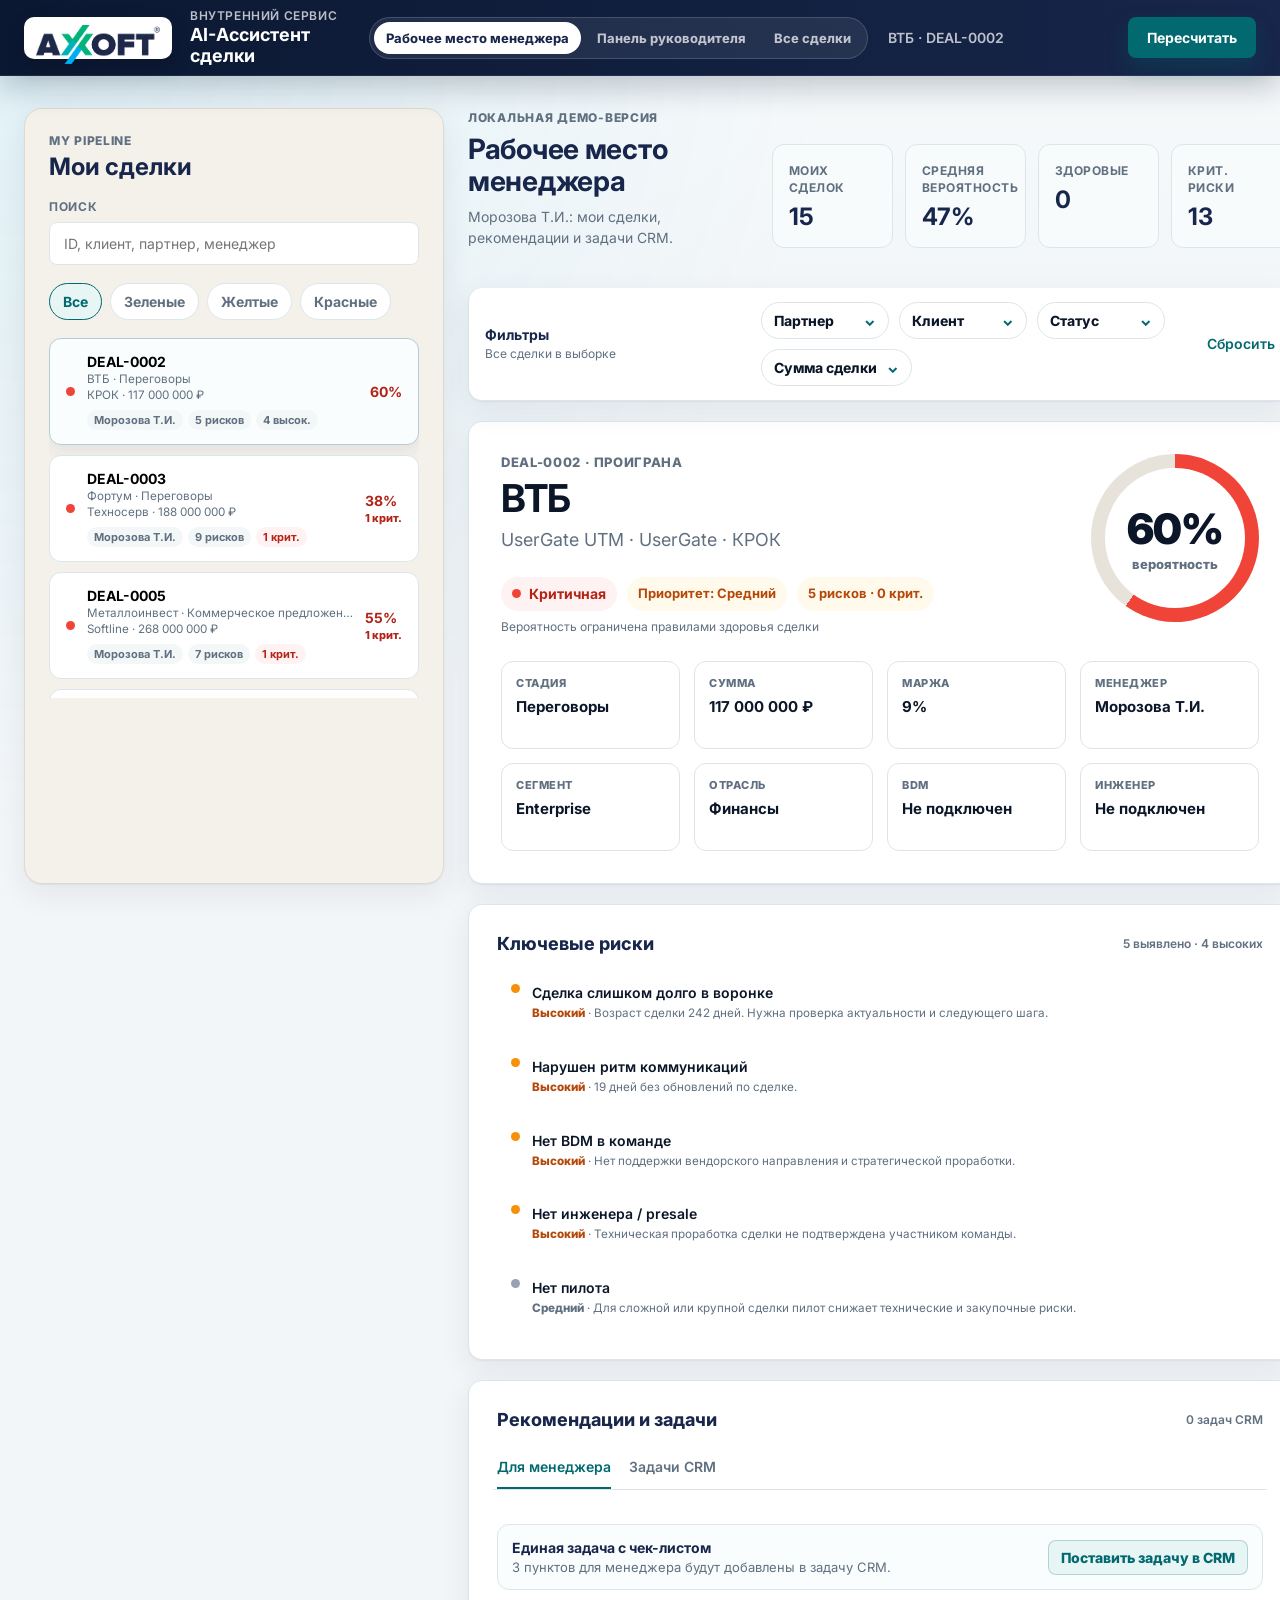
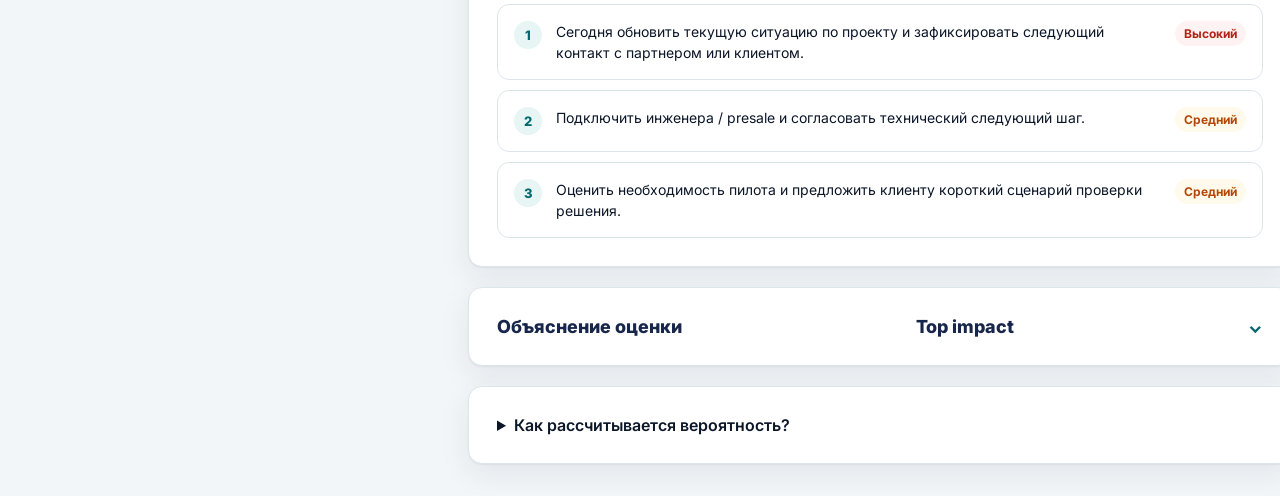
<file: index.html>
<!doctype html>
<html lang="ru">
  <head>
    <meta charset="utf-8">
    <meta name="viewport" content="width=device-width, initial-scale=1">
    <title>AI-Ассистент сделки</title>
    <link rel="preconnect" href="https://fonts.googleapis.com">
    <link rel="preconnect" href="https://fonts.gstatic.com" crossorigin>
    <link href="https://fonts.googleapis.com/css2?family=Inter:wght@400;500;600;700&display=swap" rel="stylesheet">
    <style>
/* CSS: Axoft corporate design system
   Colors: deep navy header, Axoft teal #01696f, cyan accent, neutral work surfaces.
   Typography: Inter, dense but readable B2B hierarchy.
   Spacing: 16/24/32px rhythm, desktop-first with responsive collapse.
   Components: cards, panels, tables, forms, status badges, task modal, filters.
*/
:root {
  --color-bg: #F3F6F8;
  --color-surface: #FFFFFF;
  --color-surface-soft: #F8FBFC;
  --color-border: #DCE6EA;
  --color-border-strong: #B7CDD3;
  --color-text: #0B1628;
  --color-muted: #607080;
  --color-primary: #01696f;
  --color-primary-hover: #00545A;
  --color-navy: #17264A;
  --color-navy-2: #0B1832;
  --color-cyan: #00A9E0;
  --color-teal-soft: #E7F5F5;
  --color-success: #12B76A;
  --color-success-bg: #ECFDF5;
  --color-success-text: #027A48;
  --color-warning: #F79009;
  --color-warning-bg: #FFFAEB;
  --color-warning-text: #B54708;
  --color-danger: #F04438;
  --color-danger-bg: #FEF3F2;
  --color-danger-text: #B42318;
  --radius-card: 14px;
  --radius-button: 8px;
  --shadow-card: 0 10px 30px rgba(23, 38, 74, 0.08), 0 1px 2px rgba(23, 38, 74, 0.06);
  --shadow-strong: 0 22px 46px rgba(11, 24, 50, 0.18);
}

* { box-sizing: border-box; }
body {
  margin: 0;
  background:
    radial-gradient(circle at top left, rgba(0, 169, 224, 0.09), transparent 34%),
    linear-gradient(180deg, #F7FAFB 0%, var(--color-bg) 320px);
  color: var(--color-text);
  font-family: 'Inter', -apple-system, BlinkMacSystemFont, sans-serif;
  font-size: 14px;
  letter-spacing: 0;
}
button, input { font: inherit; }
button { cursor: pointer; }
.app-header {
  height: 76px;
  background: linear-gradient(90deg, var(--color-navy-2), var(--color-navy));
  border-bottom: 1px solid rgba(255,255,255,0.08);
  display: flex;
  align-items: center;
  position: sticky;
  top: 0;
  z-index: 10;
  box-shadow: 0 12px 30px rgba(11, 24, 50, 0.22);
}
.header-inner {
  width: min(1440px, calc(100% - 48px));
  margin: 0 auto;
  display: grid;
  grid-template-columns: 1fr auto minmax(220px, auto) auto;
  align-items: center;
  gap: 20px;
}
.system-title { display: flex; align-items: center; gap: 18px; min-width: 0; color: #fff; font-size: 18px; font-weight: 700; }
.brand-logo-wrap { display: grid; place-items: center; width: 148px; height: 42px; border-radius: 10px; background: #fff; padding: 8px 12px; box-shadow: 0 8px 20px rgba(0,0,0,0.16); }
.brand-logo { width: 124px; height: auto; display: block; }
.product-name { display: grid; gap: 2px; min-width: 0; }
.product-name span { color: rgba(255,255,255,0.72); font-size: 12px; font-weight: 600; letter-spacing: 0.05em; text-transform: uppercase; }
.product-name strong { color: #fff; font-size: 18px; line-height: 1.15; }
.selected-deal { color: rgba(255,255,255,0.72); font-weight: 600; overflow: hidden; text-overflow: ellipsis; white-space: nowrap; }
.role-switch { display: inline-flex; gap: 4px; padding: 4px; border: 1px solid rgba(255,255,255,0.16); border-radius: 999px; background: rgba(255,255,255,0.08); }
.role-button { border: 0; border-radius: 999px; background: transparent; color: rgba(255,255,255,0.72); padding: 8px 12px; font-size: 13px; font-weight: 750; white-space: nowrap; }
.role-button.is-active { background: #fff; color: var(--color-navy); }
.primary-button {
  border: 0;
  border-radius: var(--radius-button);
  background: var(--color-primary);
  color: #fff;
  font-weight: 700;
  padding: 12px 16px;
  min-width: 128px;
  transition: background 150ms ease, transform 150ms ease;
  box-shadow: 0 10px 22px rgba(1,105,111,0.28);
}
.primary-button:hover { background: var(--color-primary-hover); }
.primary-button:active { transform: translateY(1px); }
.primary-button .spinner { display: none; width: 14px; height: 14px; border-radius: 999px; border: 2px solid rgba(255,255,255,0.45); border-top-color: #fff; animation: spin 0.7s linear infinite; margin-right: 8px; vertical-align: -2px; }
.primary-button.is-loading .spinner { display: inline-block; }
@keyframes spin { to { transform: rotate(360deg); } }
.detail-subheader { position: sticky; top: 76px; z-index: 9; background: rgba(255, 255, 255, 0.96); border-bottom: 1px solid var(--color-border); box-shadow: 0 10px 28px rgba(23, 38, 74, 0.10); backdrop-filter: blur(10px); }
.detail-subheader[hidden] { display: none; }
.detail-subheader-inner { width: min(1440px, calc(100% - 48px)); min-height: 56px; margin: 0 auto; display: flex; align-items: center; justify-content: space-between; gap: 16px; }
.detail-subheader-back { border: 1px solid var(--color-primary); border-radius: 999px; background: var(--color-primary); color: #fff; padding: 9px 14px; font-weight: 800; white-space: nowrap; }
.detail-subheader-title { min-width: 0; display: grid; justify-items: end; gap: 2px; text-align: right; }
.detail-subheader-title span { color: var(--color-muted); font-size: 11px; font-weight: 800; letter-spacing: 0.08em; text-transform: uppercase; }
.detail-subheader-title strong { max-width: min(720px, 54vw); color: var(--color-navy); font-size: 16px; line-height: 1.25; overflow: hidden; text-overflow: ellipsis; white-space: nowrap; }
.page { width: min(1440px, calc(100% - 48px)); margin: 32px auto; display: grid; gap: 20px; }
.control-card, .card { background: var(--color-surface); border: 1px solid var(--color-border); border-radius: var(--radius-card); box-shadow: var(--shadow-card); }
.control-card { padding: 24px; display: grid; gap: 20px; border-top: 4px solid var(--color-primary); }
.control-top { display: grid; grid-template-columns: minmax(320px, 1fr) auto; gap: 20px; align-items: end; }
.search-box { display: grid; gap: 8px; }
.label, .search-box span { color: var(--color-muted); font-size: 12px; font-weight: 700; letter-spacing: 0.06em; text-transform: uppercase; }
.search-box input { border: 1px solid var(--color-border); border-radius: var(--radius-button); padding: 12px 14px; outline: none; color: var(--color-text); background: #fff; }
.search-box input:focus { border-color: var(--color-primary); box-shadow: 0 0 0 4px rgba(1,105,111,0.12); }
.filter-row { display: flex; gap: 8px; flex-wrap: wrap; }
.chip { border: 1px solid var(--color-border); border-radius: 999px; background: #fff; color: var(--color-muted); padding: 9px 13px; font-weight: 700; transition: background 150ms ease, border-color 150ms ease, color 150ms ease; }
.chip:hover { background: #F9FAFB; }
.chip.is-active { border-color: var(--color-primary); color: var(--color-primary); background: var(--color-teal-soft); }
.summary-grid { display: grid; grid-template-columns: repeat(4, minmax(0, 1fr)); gap: 12px; }
.summary-item { border: 1px solid var(--color-border); border-radius: 12px; padding: 16px; background: var(--color-surface-soft); }
.summary-item span { color: var(--color-muted); font-size: 12px; font-weight: 700; text-transform: uppercase; letter-spacing: 0.04em; }
.summary-item strong { display: block; margin-top: 7px; font-size: 24px; color: var(--color-navy); }
.deal-list { display: grid; gap: 10px; max-height: none; overflow: auto; }
.manager-group { display: grid; gap: 8px; }
.manager-group + .manager-group { margin-top: 12px; padding-top: 12px; border-top: 1px solid #DFD9CF; }
.manager-group-header { display: flex; justify-content: space-between; gap: 10px; align-items: center; color: var(--color-muted); font-size: 12px; font-weight: 800; text-transform: uppercase; letter-spacing: 0.04em; }
.manager-group-header strong { color: var(--color-navy); font-size: 13px; letter-spacing: 0; text-transform: none; }
.manager-group-header span { color: var(--color-danger-text); }
.deal-row { width: 100%; border: 1px solid var(--color-border); border-radius: 12px; background: #fff; padding: 14px 16px; display: grid; grid-template-columns: auto minmax(0, 1fr) auto; align-items: center; gap: 12px; text-align: left; transition: background 150ms ease, border-color 150ms ease, transform 150ms ease, box-shadow 150ms ease; }
.deal-row:hover, .deal-row.is-selected { background: #FAFDFD; border-color: var(--color-border-strong); box-shadow: 0 6px 18px rgba(23, 38, 74, 0.08); }
.deal-row-main { min-width: 0; }
.deal-row-main strong, .deal-row-main small { display: block; overflow: hidden; text-overflow: ellipsis; white-space: nowrap; }
.deal-row-main small { color: var(--color-muted); margin-top: 2px; }
.deal-row-meta { display: flex; flex-wrap: wrap; gap: 5px; margin-top: 8px; }
.deal-row-meta em { font-style: normal; border-radius: 999px; background: #F4F7F8; color: var(--color-muted); padding: 3px 7px; font-size: 11px; font-weight: 700; }
.deal-row-meta em.danger { background: var(--color-danger-bg); color: var(--color-danger-text); }
.deal-row-score { font-weight: 700; }
.deal-row-score small { display: block; margin-top: 2px; color: var(--color-danger-text); font-size: 11px; font-weight: 800; white-space: nowrap; }
.deal-row-score.green, .metric-number.green { color: var(--color-success-text); }
.deal-row-score.yellow, .metric-number.yellow { color: var(--color-warning-text); }
.deal-row-score.red, .metric-number.red { color: var(--color-danger-text); }
.hero-grid { display: grid; grid-template-columns: repeat(3, minmax(0, 1fr)); gap: 20px; }
.card { padding: 28px; animation: fadeInUp 0.3s ease forwards; opacity: 0; }
@keyframes fadeInUp { from { opacity: 0; transform: translateY(8px); } to { opacity: 1; transform: translateY(0); } }
.metric-card { min-height: 172px; display: flex; flex-direction: column; justify-content: space-between; }
.metric-number { font-size: 44px; font-weight: 800; margin-top: 16px; letter-spacing: -0.02em; }
.metric-number.compact { font-size: 28px; }
.metric-card p { color: var(--color-muted); margin: 12px 0 0; line-height: 1.45; }
.progress-track { height: 10px; background: #E7EEF1; border-radius: 999px; overflow: hidden; margin-top: 18px; }
.progress-fill { height: 100%; border-radius: inherit; width: 0; transition: width 0.8s ease-out; }
.progress-fill.green { background: var(--color-success); }
.progress-fill.yellow { background: var(--color-warning); }
.progress-fill.red { background: var(--color-danger); }
.health-badge { display: inline-flex; align-items: center; gap: 8px; width: max-content; margin-top: 18px; border-radius: 999px; padding: 8px 11px; font-weight: 700; }
.health-badge.green { color: var(--color-success-text); background: var(--color-success-bg); }
.health-badge.yellow { color: var(--color-warning-text); background: var(--color-warning-bg); }
.health-badge.red { color: var(--color-danger-text); background: var(--color-danger-bg); }
.status-dot, .risk-dot { width: 9px; height: 9px; border-radius: 999px; display: inline-block; flex: 0 0 auto; }
.status-dot.green { background: var(--color-success); }
.status-dot.yellow { background: var(--color-warning); }
.status-dot.red { background: var(--color-danger); }
.context-card { display: grid; grid-template-columns: repeat(4, minmax(0, 1fr)); gap: 24px; border-left: 4px solid var(--color-primary); }
.context-card strong { display: block; margin-top: 8px; font-size: 15px; line-height: 1.35; }
.content-grid { display: grid; grid-template-columns: 1fr 1fr; gap: 20px; }
.panel-heading { display: flex; justify-content: space-between; gap: 12px; align-items: center; margin-bottom: 16px; }
.panel-heading h2 { margin: 0; font-size: 18px; font-weight: 750; color: var(--color-navy); }
.panel-heading span { color: var(--color-muted); font-size: 12px; font-weight: 600; }
.risk-list { list-style: none; padding: 0; margin: 0; display: grid; gap: 8px; }
.risk-item { display: grid; grid-template-columns: auto minmax(0, 1fr); gap: 12px; padding: 14px; border-radius: 12px; transition: background 150ms ease; }
.risk-item:hover { background: #F9FAFB; }
.risk-dot.critical { background: var(--color-danger); }
.risk-dot.high { background: var(--color-warning); }
.risk-dot.medium { background: #98A2B3; }
.risk-item strong { display: block; font-weight: 600; }
.risk-item small { display: block; color: var(--color-muted); margin-top: 4px; line-height: 1.45; }
.risk-item.critical { background: var(--color-danger-bg); border: 1px solid rgba(185, 28, 28, 0.18); box-shadow: inset 3px 0 0 var(--color-danger); }
.risk-severity { font-weight: 800; }
.risk-severity.critical { color: var(--color-danger-text); }
.risk-severity.high { color: var(--color-warning-text); }
.risk-severity.medium { color: var(--color-muted); }
.factor-rating-list { display: grid; gap: 12px; }
.factor-rating-row { display: grid; grid-template-columns: minmax(0, 1fr) 48px auto; gap: 12px; align-items: center; }
.factor-rating-row span:first-child { color: var(--color-text); overflow: hidden; text-overflow: ellipsis; white-space: nowrap; }
.factor-rating-row strong.plus, .weight-row .plus { color: var(--color-success-text); }
.factor-rating-row strong.minus, .weight-row .minus { color: var(--color-danger-text); }
.dot-rating { display: inline-flex; gap: 4px; }
.dot-rating i { width: 8px; height: 8px; border-radius: 999px; background: #EAECF0; }
.dot-rating i.filled { background: var(--color-primary); }
.empty-state { color: var(--color-muted); background: #F9FAFB; border: 1px dashed var(--color-border); border-radius: 10px; padding: 14px; }
.recommendations-card { padding-bottom: 18px; }
.tabs { display: flex; gap: 18px; border-bottom: 1px solid var(--color-border); margin: -4px -4px 18px; padding: 0 4px; }
.tab { border: 0; background: transparent; color: var(--color-muted); font-weight: 600; padding: 0 0 12px; border-bottom: 2px solid transparent; transition: color 150ms ease, border-color 150ms ease; }
.tab:hover, .tab.is-active { color: var(--color-primary); }
.tab.is-active { border-bottom-color: var(--color-primary); }
.tab-panel { display: none; opacity: 0; transition: opacity 200ms ease; }
.tab-panel.is-active { display: block; opacity: 1; }
.recommendation-list { list-style: none; padding: 0; margin: 0; display: grid; gap: 10px; }
.recommendation-card { display: grid; grid-template-columns: auto minmax(0, 1fr) auto; gap: 14px; align-items: start; border: 1px solid var(--color-border); border-radius: 12px; padding: 16px; background: #fff; transition: background 150ms ease, border-color 150ms ease, box-shadow 150ms ease; }
.recommendation-card:hover { background: #FAFDFD; border-color: var(--color-border-strong); box-shadow: 0 8px 18px rgba(23, 38, 74, 0.08); }
.rec-index { width: 28px; height: 28px; display: grid; place-items: center; border-radius: 999px; background: var(--color-teal-soft); color: var(--color-primary); font-weight: 800; font-size: 13px; }
.rec-text { line-height: 1.5; }
.recommendation-toolbar { display: flex; justify-content: space-between; gap: 16px; align-items: center; margin-bottom: 14px; padding: 14px; border: 1px solid var(--color-border); border-radius: 12px; background: #FAFDFD; }
.recommendation-toolbar strong { display: block; color: var(--color-navy); }
.recommendation-toolbar span { display: block; color: var(--color-muted); font-size: 13px; margin-top: 3px; }
.priority-badge { border-radius: 999px; padding: 5px 9px; font-size: 12px; font-weight: 700; white-space: nowrap; }
.priority-badge.high { background: var(--color-danger-bg); color: var(--color-danger-text); }
.priority-badge.medium { background: var(--color-warning-bg); color: var(--color-warning-text); }
.task-create-button { border: 1px solid rgba(1,105,111,0.24); border-radius: var(--radius-button); background: var(--color-teal-soft); color: var(--color-primary); font-weight: 800; padding: 8px 12px; white-space: nowrap; transition: background 150ms ease, border-color 150ms ease; }
.task-create-button:hover { background: #D5ECEE; border-color: var(--color-primary); }
.tasks-card { display: grid; gap: 14px; }
.task-list { display: grid; gap: 10px; }
.task-row { border: 1px solid var(--color-border); border-radius: 10px; padding: 14px; display: grid; grid-template-columns: minmax(0, 1fr) auto; gap: 12px; background: #fff; }
.task-row strong { display: block; margin-bottom: 5px; }
.task-meta { color: var(--color-muted); font-size: 13px; line-height: 1.45; }
.task-checklist { margin: 10px 0 0; padding: 0; list-style: none; display: grid; gap: 6px; color: var(--color-text); }
.task-checklist li { display: grid; grid-template-columns: auto minmax(0, 1fr); gap: 8px; align-items: start; font-size: 13px; line-height: 1.35; }
.task-checklist li::before { content: ""; width: 14px; height: 14px; margin-top: 2px; border: 1px solid var(--color-border-strong); border-radius: 4px; background: #fff; }
.task-status-select { border: 1px solid var(--color-border); border-radius: var(--radius-button); padding: 8px 9px; background: #fff; color: var(--color-text); }
.task-empty { color: var(--color-muted); background: #F9FAFB; border: 1px dashed var(--color-border); border-radius: 10px; padding: 14px; }
.modal-backdrop { position: fixed; inset: 0; display: none; place-items: center; background: rgba(16,24,40,0.42); z-index: 50; padding: 20px; }
.modal-backdrop.is-open { display: grid; }
.task-modal { width: min(620px, 100%); background: #fff; border-radius: 16px; box-shadow: var(--shadow-strong); border: 1px solid var(--color-border); overflow: hidden; }
.modal-header { padding: 20px 22px; border-bottom: 1px solid var(--color-border); display: flex; justify-content: space-between; gap: 12px; align-items: center; background: linear-gradient(90deg, var(--color-navy-2), var(--color-navy)); color: #fff; }
.modal-header h2 { margin: 0; font-size: 18px; }
.modal-close { border: 0; background: transparent; color: var(--color-muted); font-size: 24px; line-height: 1; }
.task-form { padding: 22px; display: grid; gap: 14px; }
.form-grid { display: grid; grid-template-columns: 1fr 1fr; gap: 14px; }
.form-field { display: grid; gap: 7px; }
.form-field.full { grid-column: 1 / -1; }
.form-field label { color: var(--color-muted); font-size: 12px; font-weight: 600; letter-spacing: 0.05em; text-transform: uppercase; }
.form-field input, .form-field textarea, .form-field select { width: 100%; border: 1px solid var(--color-border); border-radius: var(--radius-button); padding: 10px 11px; outline: none; color: var(--color-text); background: #fff; }
.form-field textarea { min-height: 92px; resize: vertical; }
.form-field input:focus, .form-field textarea:focus, .form-field select:focus { border-color: var(--color-primary); box-shadow: 0 0 0 3px rgba(37,99,235,0.12); }
.checklist-preview { margin-top: 2px; padding: 12px; border: 1px solid var(--color-border); border-radius: 12px; background: #F9FAFB; }
.checklist-preview ul { margin: 8px 0 0; padding: 0; list-style: none; display: grid; gap: 8px; }
.checklist-preview li { display: grid; grid-template-columns: auto minmax(0, 1fr); gap: 8px; color: var(--color-text); line-height: 1.35; }
.checklist-preview li::before { content: ""; width: 14px; height: 14px; margin-top: 2px; border: 1px solid var(--color-border-strong); border-radius: 4px; background: #fff; }
.modal-actions { display: flex; justify-content: flex-end; gap: 10px; padding-top: 4px; }
.secondary-button { border: 1px solid var(--color-border); border-radius: var(--radius-button); background: #fff; color: var(--color-text); font-weight: 600; padding: 10px 14px; }
.toast { position: fixed; right: 24px; bottom: 24px; z-index: 60; background: var(--color-text); color: #fff; border-radius: 10px; padding: 12px 14px; box-shadow: var(--shadow-card); opacity: 0; transform: translateY(8px); pointer-events: none; transition: opacity 180ms ease, transform 180ms ease; }
.toast.is-visible { opacity: 1; transform: translateY(0); }
.methodology summary { cursor: pointer; font-weight: 600; font-size: 16px; }
.methodology-body { margin-top: 16px; color: var(--color-muted); }
.weights-table { display: grid; gap: 1px; border: 1px solid var(--color-border); border-radius: 10px; overflow: hidden; margin-top: 14px; }
.weight-row { display: grid; grid-template-columns: 150px minmax(0, 1fr) 64px; gap: 12px; padding: 10px 12px; background: #fff; color: var(--color-text); align-items: center; }
.weight-row span { color: var(--color-muted); font-size: 12px; }
.weight-row strong { font-weight: 500; }
.weight-row em { font-style: normal; text-align: right; font-weight: 700; }

.workspace-grid { display: grid; grid-template-columns: minmax(0, 1fr) 320px; gap: 16px; align-items: start; }
.main-column { display: grid; gap: 16px; min-width: 0; }
.filter-panel { position: sticky; top: 100px; padding: 24px; display: grid; gap: 20px; max-height: calc(100vh - 124px); overflow: auto; border-top: 4px solid var(--color-primary); }
.filter-panel h2 { margin: 0; font-size: 16px; font-weight: 600; }
.filter-panel-header { display: flex; align-items: center; justify-content: space-between; gap: 12px; }
.clear-button { border: 0; background: transparent; color: var(--color-primary); font-weight: 600; padding: 0; }
.filter-group { display: grid; gap: 8px; }
.filter-search { width: 100%; border: 1px solid var(--color-border); border-radius: var(--radius-button); padding: 11px 12px; outline: none; }
.filter-search:focus { border-color: var(--color-primary); box-shadow: 0 0 0 4px rgba(1,105,111,0.12); }
.option-list { display: grid; gap: 6px; max-height: 166px; overflow: auto; padding-right: 2px; }
.option-row { display: grid; grid-template-columns: auto minmax(0, 1fr) auto; align-items: center; gap: 8px; padding: 8px; border-radius: 8px; color: var(--color-text); transition: background 150ms ease; }
.option-row:hover { background: #F9FAFB; }
.option-row input { width: 16px; height: 16px; accent-color: var(--color-primary); }
.option-row span { overflow: hidden; text-overflow: ellipsis; white-space: nowrap; }
.option-count { color: var(--color-muted); font-size: 12px; }
.active-filter-summary { color: var(--color-muted); font-size: 13px; line-height: 1.45; padding: 10px 12px; background: #F9FAFB; border: 1px solid var(--color-border); border-radius: 10px; }
.cap-note { color: var(--color-muted); font-size: 12px; margin-top: 8px; line-height: 1.35; }
.deal-list { max-height: 360px; }

@media (max-width: 1020px) {
  .workspace-grid { grid-template-columns: 1fr; }
  .filter-panel { position: static; max-height: none; }
}
@media (max-width: 768px) {
  .header-inner, .page { width: calc(100% - 32px); }
  .header-inner { grid-template-columns: 1fr; gap: 4px; height: auto; padding: 12px 0; }
  .app-header { height: auto; }
  .primary-button { width: 100%; margin-top: 8px; }
  .control-top, .hero-grid, .content-grid, .context-card, .summary-grid { grid-template-columns: 1fr; }
  .page { margin: 16px auto; }
  .card, .control-card { padding: 18px; }
  .weight-row { grid-template-columns: 1fr; }
  .recommendation-card { grid-template-columns: auto minmax(0, 1fr); }
  .priority-badge, .task-create-button { grid-column: 2; width: max-content; }
  .form-grid, .task-row { grid-template-columns: 1fr; }
}

/* CRM workspace redesign: left deal list, compact filter strip, deal-first content */
.crm-layout { display: grid; grid-template-columns: 420px minmax(0, 1fr); gap: 24px; align-items: start; }
.crm-layout.all-deals-mode { grid-template-columns: 1fr; }
.crm-layout.all-deals-mode .deal-sidebar { display: none; }
.deal-sidebar { position: sticky; top: 100px; height: calc(100vh - 124px); overflow: hidden; display: grid; grid-template-rows: auto auto auto minmax(0, 1fr); gap: 18px; padding: 24px; background: #F4F1EB; border: 1px solid #DFD9CF; border-radius: 18px; box-shadow: var(--shadow-card); }
.sidebar-title { display: grid; gap: 4px; }
.sidebar-title span, .section-kicker { color: var(--color-muted); font-size: 12px; font-weight: 800; letter-spacing: 0.06em; text-transform: uppercase; }
.sidebar-title strong { font-size: 24px; color: var(--color-navy); }
.deal-workspace { min-width: 0; display: grid; gap: 20px; }
.workspace-header { display: grid; grid-template-columns: minmax(280px, 1fr) minmax(520px, 0.9fr); gap: 24px; align-items: end; }
.workspace-header h1 { margin: 8px 0 0; font-size: 28px; line-height: 1.15; color: var(--color-navy); letter-spacing: -0.01em; }
.role-note { margin: 10px 0 0; color: var(--color-muted); line-height: 1.45; }
.leader-dashboard { display: grid; grid-template-columns: repeat(4, minmax(0, 1fr)); gap: 14px; }
.leader-card { border: 1px solid var(--color-border); border-radius: 12px; background: #fff; padding: 16px; }
.leader-card span { display: block; color: var(--color-muted); font-size: 11px; font-weight: 800; letter-spacing: 0.05em; text-transform: uppercase; }
.leader-card strong { display: block; margin-top: 8px; color: var(--color-navy); font-size: 24px; line-height: 1.1; }
.leader-card small { display: block; margin-top: 7px; color: var(--color-muted); line-height: 1.35; }
.leader-card.danger { background: var(--color-danger-bg); border-color: rgba(185,28,28,0.18); }
.leader-card.danger strong { color: var(--color-danger-text); }
.filter-strip { position: sticky; top: 92px; z-index: 40; display: grid; grid-template-columns: 260px minmax(0, 1fr) max-content; gap: 16px; align-items: center; padding: 14px 16px; border-top: 0; overflow: visible; }
body.all-deals-detail-open .filter-strip { top: 144px; }
.filter-strip-meta { display: grid; gap: 3px; min-width: 150px; }
.filter-strip-meta strong { color: var(--color-navy); }
.filter-strip-meta span { color: var(--color-muted); font-size: 12px; }
.filter-dropdown-row { display: flex; gap: 10px; align-items: center; flex-wrap: wrap; min-width: 0; overflow: visible; padding: 0; }
.filter-dropdown { position: relative; z-index: 41; }
.filter-dropdown summary { list-style: none; cursor: pointer; border: 1px solid var(--color-border); border-radius: 999px; padding: 9px 12px; min-width: 128px; max-width: 220px; background: #fff; color: var(--color-text); font-weight: 750; display: flex; justify-content: space-between; gap: 10px; align-items: center; white-space: nowrap; overflow: hidden; text-overflow: ellipsis; }
.filter-dropdown summary::-webkit-details-marker { display: none; }
.filter-dropdown summary:focus { outline: none; }
.filter-dropdown summary:focus-visible { border-color: var(--color-primary); box-shadow: 0 0 0 4px rgba(1,105,111,0.10); }
.filter-dropdown summary::after { content: "⌄"; color: var(--color-primary); font-weight: 900; }
.filter-dropdown[open] summary { border-color: var(--color-primary); box-shadow: 0 0 0 4px rgba(1,105,111,0.10); }
.filter-menu { position: absolute; z-index: 80; top: calc(100% + 8px); left: 0; width: min(300px, calc(100vw - 48px)); padding: 12px; background: #fff; border: 1px solid var(--color-border); border-radius: 14px; box-shadow: var(--shadow-strong); display: grid; gap: 10px; }
.filter-dropdown.align-right .filter-menu { left: auto; right: 0; }
.filter-menu .option-list { max-height: min(240px, calc(100vh - 300px)); overflow: auto; overscroll-behavior: contain; }
.deal-detail-layout { display: grid; grid-template-columns: minmax(0, 1fr); gap: 20px; align-items: start; }
.deal-main-column { display: grid; gap: 20px; min-width: 0; }
.deal-hero-card { padding: 32px; }
.deal-hero { display: grid; grid-template-columns: minmax(0, 1fr) clamp(132px, 14vw, 168px); gap: 28px; align-items: start; }
.deal-kicker { color: var(--color-muted); font-size: 13px; font-weight: 800; letter-spacing: 0.05em; text-transform: uppercase; }
.deal-title { margin: 8px 0 8px; font-size: clamp(30px, 3vw, 44px); line-height: 1.08; color: var(--color-text); letter-spacing: -0.02em; overflow-wrap: anywhere; }
.deal-subtitle { color: var(--color-muted); font-size: clamp(16px, 1.4vw, 18px); line-height: 1.4; overflow-wrap: anywhere; }
.score-donut { width: clamp(132px, 14vw, 168px); height: clamp(132px, 14vw, 168px); border-radius: 50%; display: grid; place-items: center; background: conic-gradient(var(--score-color) calc(var(--score) * 1%), #E7E2DA 0); justify-self: end; position: relative; }
.score-donut::after { content: ""; position: absolute; inset: 14px; border-radius: 50%; background: #fff; }
.score-donut-inner { position: relative; z-index: 1; display: grid; justify-items: center; gap: 2px; }
.score-donut-value { font-size: clamp(34px, 3.5vw, 42px); font-weight: 900; color: var(--color-text); letter-spacing: -0.03em; }
.score-donut-label { color: var(--color-muted); font-size: 13px; font-weight: 800; }
.deal-badges { display: flex; flex-wrap: wrap; gap: 10px; margin-top: 24px; align-items: center; max-width: 100%; }
.deal-badges .health-badge { margin-top: 0; min-height: 34px; padding: 7px 11px; font-size: 14px; line-height: 1; }
.deal-badges .priority-badge { display: inline-flex; align-items: center; min-height: 34px; padding: 7px 11px; font-size: 13px; line-height: 1; max-width: 100%; }
.deal-detail-grid { display: grid; grid-template-columns: repeat(4, minmax(0, 1fr)); gap: 14px; margin-top: 26px; }
.deal-detail-item { border: 1px solid var(--color-border); border-radius: 12px; padding: 14px; background: #fff; min-height: 88px; min-width: 0; overflow: hidden; }
.deal-detail-item span { display: block; color: var(--color-muted); font-size: 11px; font-weight: 800; letter-spacing: 0.05em; text-transform: uppercase; }
.deal-detail-item strong { display: block; margin-top: 8px; color: var(--color-text); font-size: clamp(15px, 1.15vw, 17px); line-height: 1.2; overflow-wrap: break-word; hyphens: auto; }
.insight-card { position: sticky; top: 100px; display: grid; gap: 22px; }
.impact-list { border: 1px solid var(--color-border); border-radius: 12px; overflow: hidden; }
.impact-row { display: grid; grid-template-columns: minmax(0, 1fr) 54px; gap: 12px; align-items: center; padding: 13px 16px; border-bottom: 1px solid var(--color-border); }
.impact-row:last-child { border-bottom: 0; }
.impact-row span { color: var(--color-text); line-height: 1.35; }
.impact-row strong { text-align: right; font-size: 18px; }
.impact-row strong.plus { color: var(--color-success-text); }
.impact-row strong.minus { color: var(--color-danger-text); }
.score-explain summary { cursor: pointer; display: flex; justify-content: space-between; gap: 16px; align-items: center; color: var(--color-navy); font-size: 18px; font-weight: 800; }
.score-explain summary::-webkit-details-marker { display: none; }
.score-explain summary::after { content: "⌄"; color: var(--color-primary); font-size: 18px; }
.score-explain[open] summary::after { transform: rotate(180deg); }
.score-explain-body { display: grid; grid-template-columns: repeat(2, minmax(0, 1fr)); gap: 20px; margin-top: 18px; }
.score-explain h3 { margin: 0 0 12px; color: var(--color-text); font-size: 16px; }
.deals-table-card { display: grid; gap: 16px; }
.all-deals-summary { display: grid; grid-template-columns: repeat(4, minmax(0, 1fr)); gap: 10px; }
.all-deals-summary-item { border: 1px solid var(--color-border); border-radius: 12px; padding: 12px 14px; background: var(--color-surface-soft); }
.all-deals-summary-item span { display: block; color: var(--color-muted); font-size: 11px; font-weight: 800; letter-spacing: 0.06em; text-transform: uppercase; }
.all-deals-summary-item strong { display: block; margin-top: 5px; color: var(--color-navy); font-size: 22px; line-height: 1.15; white-space: nowrap; overflow: hidden; text-overflow: ellipsis; }
.active-filter-strip { display: flex; flex-wrap: wrap; gap: 8px; align-items: center; min-height: 30px; }
.active-filter-strip strong { margin-right: 2px; color: var(--color-muted); font-size: 12px; text-transform: uppercase; letter-spacing: 0.06em; }
.active-filter-chip { display: inline-flex; align-items: center; min-height: 28px; border-radius: 999px; padding: 5px 10px; background: #EAF7F6; color: var(--color-primary); font-size: 12px; font-weight: 800; }
.active-filter-chip.is-empty { background: var(--color-surface-soft); color: var(--color-muted); }
.table-help { display: flex; justify-content: space-between; gap: 12px; align-items: center; color: var(--color-muted); font-size: 12px; }
.table-help strong { color: var(--color-primary); }
.deals-table-wrap { overflow-x: auto; border: 1px solid var(--color-border); border-radius: 12px; background: #fff; }
.deals-table { width: 100%; border-collapse: collapse; table-layout: fixed; }
.deals-table th, .deals-table td { padding: 10px 9px; border-bottom: 1px solid var(--color-border); text-align: left; vertical-align: middle; font-size: 12px; line-height: 1.25; }
.deals-table th { position: sticky; top: 0; z-index: 1; background: var(--color-surface-soft); color: var(--color-muted); font-size: 11px; font-weight: 800; letter-spacing: 0.05em; text-transform: uppercase; }
.deals-table th.resizable-th { position: sticky; }
.deals-table td { overflow: hidden; text-overflow: ellipsis; }
.deals-table tr:last-child td { border-bottom: 0; }
.deals-table tbody tr { cursor: pointer; transition: background 150ms ease; }
.deals-table tbody tr:hover { background: #FAFDFD; }
.deals-table tbody tr.is-selected { background: #EAF7F6; box-shadow: inset 4px 0 0 var(--color-primary); }
.deals-table tbody tr.is-selected td { background: #EAF7F6; font-weight: 700; }
.deals-table .num-cell { text-align: right; white-space: nowrap; }
.deals-table .tight-cell { width: 64px; text-align: center; }
.deals-table .id-cell { width: 84px; white-space: nowrap; }
.deals-table .client-cell { width: 13%; }
.deals-table .stage-cell { width: 10%; }
.deals-table .money-cell { width: 9%; }
.deals-table .status-cell { width: 8%; }
.table-sort { border: 0; background: transparent; color: inherit; font: inherit; text-transform: inherit; letter-spacing: inherit; padding: 0; text-align: left; }
.table-sort::after { content: "↕"; margin-left: 5px; color: var(--color-primary); font-size: 10px; }
.column-resizer { position: absolute; top: 0; right: -4px; z-index: 2; width: 8px; height: 100%; cursor: col-resize; user-select: none; touch-action: none; }
.column-resizer::after { content: ""; position: absolute; top: 20%; right: 3px; width: 1px; height: 60%; background: transparent; }
.deals-table th:hover .column-resizer::after { background: var(--color-border-strong); }
.deals-table.is-resizing, .deals-table.is-resizing * { cursor: col-resize !important; user-select: none; }
.status-pill { display: inline-flex; align-items: center; gap: 6px; border-radius: 999px; padding: 5px 8px; font-size: 12px; font-weight: 800; white-space: nowrap; }
.status-pill.green { background: var(--color-success-bg); color: var(--color-success-text); }
.status-pill.yellow { background: var(--color-warning-bg); color: var(--color-warning-text); }
.status-pill.red { background: var(--color-danger-bg); color: var(--color-danger-text); }
.deal-preview, .deals-table-card { scroll-margin-top: 164px; }
.deal-preview { margin-top: 18px; }
.action-card { display: grid; gap: 16px; }
.action-tabs { display: flex; gap: 18px; border-bottom: 1px solid var(--color-border); }
.action-tabs .tab { padding-bottom: 12px; }
@media (max-width: 1180px) {
  .crm-layout, .deal-detail-layout, .workspace-header, .leader-dashboard { grid-template-columns: 1fr; }
  .header-inner { grid-template-columns: 1fr; height: auto; padding: 14px 0; }
  .app-header { height: auto; }
  .detail-subheader { top: 0; }
  .deal-sidebar, .insight-card { position: static; height: auto; max-height: none; }
  .filter-dropdown-row { flex-wrap: wrap; overflow-x: visible; }
  .all-deals-summary { grid-template-columns: repeat(2, minmax(0, 1fr)); }
}
@media (max-width: 820px) {
  .deal-hero, .deal-detail-grid, .filter-strip, .score-explain-body { grid-template-columns: 1fr; }
  .all-deals-summary { grid-template-columns: 1fr; }
  .detail-subheader-inner { width: calc(100% - 32px); align-items: flex-start; flex-direction: column; padding: 10px 0; }
  .detail-subheader-title { justify-items: start; text-align: left; }
  .detail-subheader-title strong { max-width: 100%; }
  .deals-table-wrap { overflow: auto; }
  .deals-table { min-width: 1120px; }
  .score-donut { justify-self: start; }
  .filter-menu { position: static; width: 100%; box-shadow: none; margin-top: 8px; }
}

</style>
  </head>
  <body>
    <!-- HTML: Header -->
    <header class="app-header">
      <div class="header-inner">
        <div class="system-title">
          <div class="brand-logo-wrap">
            <img class="brand-logo" src="assets/axoft-logo.png" alt="Axoft">
          </div>
          <div class="product-name">
            <span>Внутренний сервис</span>
            <strong>AI-Ассистент сделки</strong>
          </div>
        </div>
        <div class="role-switch" aria-label="Режим работы">
          <button class="role-button is-active" type="button" data-role="manager">Рабочее место менеджера</button>
          <button class="role-button" type="button" data-role="leader">Панель руководителя</button>
          <button class="role-button" type="button" data-role="allDeals">Все сделки</button>
        </div>
        <div class="selected-deal" id="selectedDealName">Загрузка сделки</div>
        <button class="primary-button" id="recalculateButton"><span class="spinner"></span>Пересчитать</button>
      </div>
    </header>
    <div class="detail-subheader" id="detailSubheader" hidden>
      <div class="detail-subheader-inner">
        <button class="detail-subheader-back" type="button" id="detailSubheaderBack">← Все сделки</button>
        <div class="detail-subheader-title">
          <span>Карточка сделки</span>
          <strong id="detailSubheaderTitle">Сделка</strong>
        </div>
      </div>
    </div>

    <!-- HTML: Deal workspace -->
    <main class="page crm-layout">
      <aside class="deal-sidebar" aria-label="Список сделок">
        <div class="sidebar-title">
          <span>Pipeline</span>
          <strong>Сделки</strong>
        </div>
        <label class="search-box">
          <span>Поиск</span>
          <input id="searchInput" type="search" placeholder="ID, клиент, партнер, менеджер">
        </label>
        <div class="filter-row" id="healthFilters">
          <button class="chip is-active" data-health="all">Все</button>
          <button class="chip" data-health="green">Зеленые</button>
          <button class="chip" data-health="yellow">Желтые</button>
          <button class="chip" data-health="red">Красные</button>
        </div>
        <div class="deal-list" id="dealList" aria-label="Список сделок"></div>
      </aside>

      <section class="deal-workspace">
        <div class="workspace-header">
          <div>
            <span class="section-kicker">Локальная демо-версия</span>
            <h1 id="workspaceTitle">Рабочее место менеджера</h1>
            <p class="role-note" id="workspaceNote">Мои сделки, рекомендации и задачи CRM.</p>
          </div>
          <div class="summary-grid" id="summaryGrid"></div>
        </div>
        <section class="leader-dashboard" id="leaderDashboard" hidden></section>

        <section class="filter-strip card" aria-label="Фильтры сделок">
          <div class="filter-strip-meta">
            <strong>Фильтры</strong>
            <span id="activeFilterSummary">Все сделки в выборке</span>
          </div>
          <div class="filter-dropdown-row" id="advancedFilters"></div>
          <button class="clear-button" id="clearFiltersButton">Сбросить</button>
        </section>

        <div id="dealCard"></div>
      </section>
    </main>

    <!-- HTML: Demo CRM task modal -->
    <div class="modal-backdrop" id="taskModal" aria-hidden="true">
      <div class="task-modal" role="dialog" aria-modal="true" aria-labelledby="taskModalTitle">
        <div class="modal-header">
          <h2 id="taskModalTitle">Создать задачу в CRM</h2>
          <button class="modal-close" id="taskModalClose" type="button" aria-label="Закрыть">×</button>
        </div>
        <form class="task-form" id="taskForm">
          <div class="form-grid">
            <div class="form-field full">
              <label for="taskTitle">Название задачи</label>
              <input id="taskTitle" name="title" required>
            </div>
            <div class="form-field full">
              <label for="taskDescription">Описание</label>
              <textarea id="taskDescription" name="description"></textarea>
            </div>
            <div class="form-field">
              <label for="taskAuthor">Постановщик</label>
              <input id="taskAuthor" name="author" required>
            </div>
            <div class="form-field">
              <label for="taskAssignee">Исполнитель</label>
              <input id="taskAssignee" name="assignee" required>
            </div>
            <div class="form-field">
              <label for="taskDueDate">Срок</label>
              <input id="taskDueDate" name="dueDate" type="date" required>
            </div>
            <div class="form-field">
              <label for="taskPriority">Приоритет</label>
              <select id="taskPriority" name="priority">
                <option>Высокий</option>
                <option>Средний</option>
              </select>
            </div>
            <div class="form-field full">
              <label for="taskDealLink">Связь со сделкой</label>
              <input id="taskDealLink" name="dealLink" readonly>
            </div>
            <div class="form-field full">
              <label>Чек-лист</label>
              <div class="checklist-preview" id="taskChecklistPreview"></div>
            </div>
          </div>
          <div class="modal-actions">
            <button class="secondary-button" type="button" id="taskCancelButton">Отмена</button>
            <button class="primary-button" type="submit">Создать в CRM</button>
          </div>
        </form>
      </div>
    </div>
    <div class="toast" id="toast" role="status" aria-live="polite"></div>

    <!-- HTML: Embedded local dataset -->
    <script id="deals-data" type="application/json">[
  {
    "ID сделки": "DEAL-0001",
    "Дата создания": "30.06.2025",
    "Менеджер Axoft": "Лебедева О.В.",
    "Клиент": "Россельхозбанк",
    "Отрасль": "Финансы",
    "Сегмент клиента": "SMB",
    "Вендор": "DатаРу",
    "Продукт / Решение": "DатаРу Сервер",
    "Партнёр": "Диалог ИТ",
    "Стадия воронки": "Коммерческое предложение",
    "Сумма сделки (руб.)": 1199000,
    "Маржа (руб.)": 65945,
    "Маржа (%)": 5.5,
    "Возраст сделки (дней)": 56,
    "Защита сделки (регистрация у вендора)": "Да",
    "Наличие пилота": "Да",
    "Заявка на пресейл": "Да",
    "Наличие ЛПР": "Да",
    "Статус бюджета": "Документ",
    "Дней без коммуникации": 8,
    "Уверенность менеджера": "Да",
    "Встреча с партнёром (дней назад)": 8,
    "Win rate партнёра (%)": 81,
    "Роль партнёра в сделке": "Активный",
    "Контакт партнёра заполнен": "Нет",
    "BDM в команде": "Нет",
    "Имя BDM": null,
    "Инженер / Presale в команде": "Да",
    "Имя инженера": "Фролов А.И.",
    "Кол-во участников команды": 4,
    "История связки Партнёр-Клиент (% выигранных)": 78,
    "Новый клиент": "Нет",
    "История клиента с Axoft (млн руб.)": 9,
    "Результат сделки": "Выиграна",
    "Вероятность закрытия (%)": 95,
    "Приоритет сделки": "Высокий",
    "Рекомендации ИИ": "Подключить BDM для поддержки вендора и стратегической работы"
  },
  {
    "ID сделки": "DEAL-0002",
    "Дата создания": "21.02.2025",
    "Менеджер Axoft": "Морозова Т.И.",
    "Клиент": "ВТБ",
    "Отрасль": "Финансы",
    "Сегмент клиента": "Enterprise",
    "Вендор": "UserGate",
    "Продукт / Решение": "UserGate UTM",
    "Партнёр": "КРОК",
    "Стадия воронки": "Переговоры",
    "Сумма сделки (руб.)": 117000000,
    "Маржа (руб.)": 10530000,
    "Маржа (%)": 9,
    "Возраст сделки (дней)": 242,
    "Защита сделки (регистрация у вендора)": "Да",
    "Наличие пилота": "Нет",
    "Заявка на пресейл": "Да",
    "Наличие ЛПР": "Да",
    "Статус бюджета": "Документ",
    "Дней без коммуникации": 19,
    "Уверенность менеджера": "Нет",
    "Встреча с партнёром (дней назад)": 24,
    "Win rate партнёра (%)": 44,
    "Роль партнёра в сделке": "Генерация Axoft",
    "Контакт партнёра заполнен": "Да",
    "BDM в команде": "Нет",
    "Имя BDM": null,
    "Инженер / Presale в команде": "Нет",
    "Имя инженера": null,
    "Кол-во участников команды": 2,
    "История связки Партнёр-Клиент (% выигранных)": 29,
    "Новый клиент": "Нет",
    "История клиента с Axoft (млн руб.)": 443,
    "Результат сделки": "Проиграна",
    "Вероятность закрытия (%)": 95,
    "Приоритет сделки": "Высокий",
    "Рекомендации ИИ": "Восстановить ритм коммуникаций - более 14 дней тишины; Подключить BDM для поддержки вендора и стратегической работы; Подключить инженера / presale для технической проработки"
  },
  {
    "ID сделки": "DEAL-0003",
    "Дата создания": "22.11.2025",
    "Менеджер Axoft": "Морозова Т.И.",
    "Клиент": "Фортум",
    "Отрасль": "Энергетика",
    "Сегмент клиента": "EPG+",
    "Вендор": "AXILON",
    "Продукт / Решение": "AXILON CPM",
    "Партнёр": "Техносерв",
    "Стадия воронки": "Переговоры",
    "Сумма сделки (руб.)": 188000000,
    "Маржа (руб.)": 17108000,
    "Маржа (%)": 9.1,
    "Возраст сделки (дней)": 159,
    "Защита сделки (регистрация у вендора)": "Нет",
    "Наличие пилота": "Нет",
    "Заявка на пресейл": "Нет",
    "Наличие ЛПР": "Да",
    "Статус бюджета": "Нет",
    "Дней без коммуникации": 3,
    "Уверенность менеджера": "Да",
    "Встреча с партнёром (дней назад)": 45,
    "Win rate партнёра (%)": 38,
    "Роль партнёра в сделке": "Генерация Axoft",
    "Контакт партнёра заполнен": "Да",
    "BDM в команде": "Нет",
    "Имя BDM": null,
    "Инженер / Presale в команде": "Нет",
    "Имя инженера": null,
    "Кол-во участников команды": 3,
    "История связки Партнёр-Клиент (% выигранных)": 23,
    "Новый клиент": "Нет",
    "История клиента с Axoft (млн руб.)": 249,
    "Результат сделки": "Проиграна",
    "Вероятность закрытия (%)": 86,
    "Приоритет сделки": "Высокий",
    "Рекомендации ИИ": "Подключить BDM для поддержки вендора и стратегической работы; Подтвердить наличие бюджета у клиента; Зарегистрировать сделку у вендора для получения эксклюзивной поддержки; Подключить инженера / presale для технической проработки"
  },
  {
    "ID сделки": "DEAL-0004",
    "Дата создания": "11.12.2025",
    "Менеджер Axoft": "Новиков Д.А.",
    "Клиент": "Пятёрочка",
    "Отрасль": "Ритейл",
    "Сегмент клиента": "Mid-Market",
    "Вендор": "DатаРу",
    "Продукт / Решение": "DатаРу Коммутатор",
    "Партнёр": "Сервионика",
    "Стадия воронки": "Подготовка сделки / Presale",
    "Сумма сделки (руб.)": 35000000,
    "Маржа (руб.)": 3430000,
    "Маржа (%)": 9.8,
    "Возраст сделки (дней)": 158,
    "Защита сделки (регистрация у вендора)": "Нет",
    "Наличие пилота": "Нет",
    "Заявка на пресейл": "Да",
    "Наличие ЛПР": "Нет",
    "Статус бюджета": "Нет",
    "Дней без коммуникации": 30,
    "Уверенность менеджера": "Да",
    "Встреча с партнёром (дней назад)": 44,
    "Win rate партнёра (%)": 70,
    "Роль партнёра в сделке": "Генерация Axoft",
    "Контакт партнёра заполнен": "Да",
    "BDM в команде": "Нет",
    "Имя BDM": null,
    "Инженер / Presale в команде": "Да",
    "Имя инженера": "Тихонов Д.А.",
    "Кол-во участников команды": 3,
    "История связки Партнёр-Клиент (% выигранных)": 58,
    "Новый клиент": "Нет",
    "История клиента с Axoft (млн руб.)": 47,
    "Результат сделки": "В работе",
    "Вероятность закрытия (%)": 47,
    "Приоритет сделки": "Средний",
    "Рекомендации ИИ": "Восстановить ритм коммуникаций - более 14 дней тишины; Подключить BDM для поддержки вендора и стратегической работы; Зафиксировать контакт ЛПР на стороне клиента; Подтвердить наличие бюджета у клиента; Инициировать пилотный проект для снижения рисков клиента; Зарегистрировать сделку у вендора для получения эксклюзивной поддержки"
  },
  {
    "ID сделки": "DEAL-0005",
    "Дата создания": "01.10.2025",
    "Менеджер Axoft": "Морозова Т.И.",
    "Клиент": "Металлоинвест",
    "Отрасль": "Промышленность",
    "Сегмент клиента": "Enterprise",
    "Вендор": "Гравитон",
    "Продукт / Решение": "Гравитон Сервер",
    "Партнёр": "Softline",
    "Стадия воронки": "Коммерческое предложение",
    "Сумма сделки (руб.)": 268000000,
    "Маржа (руб.)": 25460000,
    "Маржа (%)": 9.5,
    "Возраст сделки (дней)": 221,
    "Защита сделки (регистрация у вендора)": "Да",
    "Наличие пилота": "Нет",
    "Заявка на пресейл": "Нет",
    "Наличие ЛПР": "Нет",
    "Статус бюджета": "Устное",
    "Дней без коммуникации": 8,
    "Уверенность менеджера": "Да",
    "Встреча с партнёром (дней назад)": 2,
    "Win rate партнёра (%)": 69,
    "Роль партнёра в сделке": "Активный",
    "Контакт партнёра заполнен": "Да",
    "BDM в команде": "Нет",
    "Имя BDM": null,
    "Инженер / Presale в команде": "Нет",
    "Имя инженера": null,
    "Кол-во участников команды": 3,
    "История связки Партнёр-Клиент (% выигранных)": 16,
    "Новый клиент": "Нет",
    "История клиента с Axoft (млн руб.)": 318,
    "Результат сделки": "Выиграна",
    "Вероятность закрытия (%)": 78,
    "Приоритет сделки": "Высокий",
    "Рекомендации ИИ": "Подключить BDM для поддержки вендора и стратегической работы; Зафиксировать контакт ЛПР на стороне клиента; Инициировать пилотный проект для снижения рисков клиента; Подключить инженера / presale для технической проработки"
  },
  {
    "ID сделки": "DEAL-0006",
    "Дата создания": "23.05.2025",
    "Менеджер Axoft": "Козлова Е.П.",
    "Клиент": "Билайн",
    "Отрасль": "Телеком",
    "Сегмент клиента": "Mid-Market",
    "Вендор": "Kaspersky",
    "Продукт / Решение": "Kaspersky KATA",
    "Партнёр": "Ланит",
    "Стадия воронки": "Закрытие",
    "Сумма сделки (руб.)": 11000000,
    "Маржа (руб.)": 924000,
    "Маржа (%)": 8.4,
    "Возраст сделки (дней)": 51,
    "Защита сделки (регистрация у вендора)": "Нет",
    "Наличие пилота": "Да",
    "Заявка на пресейл": "Да",
    "Наличие ЛПР": "Да",
    "Статус бюджета": "Устное",
    "Дней без коммуникации": 17,
    "Уверенность менеджера": "Да",
    "Встреча с партнёром (дней назад)": 42,
    "Win rate партнёра (%)": 73,
    "Роль партнёра в сделке": "Цена",
    "Контакт партнёра заполнен": "Да",
    "BDM в команде": "Да",
    "Имя BDM": "Алексеев В.Н.",
    "Инженер / Presale в команде": "Нет",
    "Имя инженера": null,
    "Кол-во участников команды": 1,
    "История связки Партнёр-Клиент (% выигранных)": 54,
    "Новый клиент": "Нет",
    "История клиента с Axoft (млн руб.)": 43,
    "Результат сделки": "Выиграна",
    "Вероятность закрытия (%)": 95,
    "Приоритет сделки": "Высокий",
    "Рекомендации ИИ": "Восстановить ритм коммуникаций - более 14 дней тишины; Зарегистрировать сделку у вендора для получения эксклюзивной поддержки; Подключить инженера / presale для технической проработки"
  },
  {
    "ID сделки": "DEAL-0007",
    "Дата создания": "06.11.2025",
    "Менеджер Axoft": "Козлова Е.П.",
    "Клиент": "Перекрёсток",
    "Отрасль": "Ритейл",
    "Сегмент клиента": "EPG+",
    "Вендор": "Positive Technologies",
    "Продукт / Решение": "PT Sandbox",
    "Партнёр": "Техносерв",
    "Стадия воронки": "Закрытие",
    "Сумма сделки (руб.)": 245000000,
    "Маржа (руб.)": 21560000,
    "Маржа (%)": 8.8,
    "Возраст сделки (дней)": 236,
    "Защита сделки (регистрация у вендора)": "Да",
    "Наличие пилота": "Да",
    "Заявка на пресейл": "Нет",
    "Наличие ЛПР": "Да",
    "Статус бюджета": "Документ",
    "Дней без коммуникации": 3,
    "Уверенность менеджера": "Да",
    "Встреча с партнёром (дней назад)": 37,
    "Win rate партнёра (%)": 83,
    "Роль партнёра в сделке": "Активный",
    "Контакт партнёра заполнен": "Нет",
    "BDM в команде": "Нет",
    "Имя BDM": null,
    "Инженер / Presale в команде": "Да",
    "Имя инженера": "Орлова Т.Н.",
    "Кол-во участников команды": 3,
    "История связки Партнёр-Клиент (% выигранных)": 52,
    "Новый клиент": "Нет",
    "История клиента с Axoft (млн руб.)": 410,
    "Результат сделки": "Выиграна",
    "Вероятность закрытия (%)": 95,
    "Приоритет сделки": "Высокий",
    "Рекомендации ИИ": "Подключить BDM для поддержки вендора и стратегической работы"
  },
  {
    "ID сделки": "DEAL-0008",
    "Дата создания": "16.10.2025",
    "Менеджер Axoft": "Сидоров К.Н.",
    "Клиент": "ЭР-Телеком",
    "Отрасль": "Телеком",
    "Сегмент клиента": "SMB",
    "Вендор": "Код Безопасности",
    "Продукт / Решение": "Континент TLS",
    "Партнёр": "Астерос",
    "Стадия воронки": "Закрытие",
    "Сумма сделки (руб.)": 1434000,
    "Маржа (руб.)": 110418,
    "Маржа (%)": 7.7,
    "Возраст сделки (дней)": 106,
    "Защита сделки (регистрация у вендора)": "Нет",
    "Наличие пилота": "Да",
    "Заявка на пресейл": "Да",
    "Наличие ЛПР": "Да",
    "Статус бюджета": "Документ",
    "Дней без коммуникации": 3,
    "Уверенность менеджера": "Да",
    "Встреча с партнёром (дней назад)": 17,
    "Win rate партнёра (%)": 67,
    "Роль партнёра в сделке": "Цена",
    "Контакт партнёра заполнен": "Да",
    "BDM в команде": "Нет",
    "Имя BDM": null,
    "Инженер / Presale в команде": "Да",
    "Имя инженера": "Гусева Л.В.",
    "Кол-во участников команды": 5,
    "История связки Партнёр-Клиент (% выигранных)": 71,
    "Новый клиент": "Нет",
    "История клиента с Axoft (млн руб.)": 14,
    "Результат сделки": "Проиграна",
    "Вероятность закрытия (%)": 95,
    "Приоритет сделки": "Высокий",
    "Рекомендации ИИ": "Подключить BDM для поддержки вендора и стратегической работы; Зарегистрировать сделку у вендора для получения эксклюзивной поддержки"
  },
  {
    "ID сделки": "DEAL-0009",
    "Дата создания": "16.08.2025",
    "Менеджер Axoft": "Петрова М.С.",
    "Клиент": "Магнитогорский МК",
    "Отрасль": "Промышленность",
    "Сегмент клиента": "EPG+",
    "Вендор": "OpenYard",
    "Продукт / Решение": "OpenYard Сервер",
    "Партнёр": "Открытые технологии",
    "Стадия воронки": "Переговоры",
    "Сумма сделки (руб.)": 498000000,
    "Маржа (руб.)": 33864000,
    "Маржа (%)": 6.8,
    "Возраст сделки (дней)": 62,
    "Защита сделки (регистрация у вендора)": "Да",
    "Наличие пилота": "Да",
    "Заявка на пресейл": "Да",
    "Наличие ЛПР": "Да",
    "Статус бюджета": "Документ",
    "Дней без коммуникации": 10,
    "Уверенность менеджера": "Да",
    "Встреча с партнёром (дней назад)": 30,
    "Win rate партнёра (%)": 56,
    "Роль партнёра в сделке": "Цена",
    "Контакт партнёра заполнен": "Нет",
    "BDM в команде": "Нет",
    "Имя BDM": null,
    "Инженер / Presale в команде": "Да",
    "Имя инженера": "Фролов А.И.",
    "Кол-во участников команды": 4,
    "История связки Партнёр-Клиент (% выигранных)": 85,
    "Новый клиент": "Нет",
    "История клиента с Axoft (млн руб.)": 465,
    "Результат сделки": "Выиграна",
    "Вероятность закрытия (%)": 95,
    "Приоритет сделки": "Высокий",
    "Рекомендации ИИ": "Подключить BDM для поддержки вендора и стратегической работы"
  },
  {
    "ID сделки": "DEAL-0010",
    "Дата создания": "15.02.2025",
    "Менеджер Axoft": "Сидоров К.Н.",
    "Клиент": "Tele2",
    "Отрасль": "Телеком",
    "Сегмент клиента": "EPG+",
    "Вендор": "AXILON",
    "Продукт / Решение": "AXILON CPM",
    "Партнёр": "Астерос",
    "Стадия воронки": "Переговоры",
    "Сумма сделки (руб.)": 433000000,
    "Маржа (руб.)": 31176000,
    "Маржа (%)": 7.2,
    "Возраст сделки (дней)": 149,
    "Защита сделки (регистрация у вендора)": "Да",
    "Наличие пилота": "Нет",
    "Заявка на пресейл": "Нет",
    "Наличие ЛПР": "Да",
    "Статус бюджета": "Нет",
    "Дней без коммуникации": 11,
    "Уверенность менеджера": "Да",
    "Встреча с партнёром (дней назад)": 21,
    "Win rate партнёра (%)": 33,
    "Роль партнёра в сделке": "Цена",
    "Контакт партнёра заполнен": "Да",
    "BDM в команде": "Нет",
    "Имя BDM": null,
    "Инженер / Presale в команде": "Да",
    "Имя инженера": "Орлова Т.Н.",
    "Кол-во участников команды": 5,
    "История связки Партнёр-Клиент (% выигранных)": 4,
    "Новый клиент": "Нет",
    "История клиента с Axoft (млн руб.)": 232,
    "Результат сделки": "Выиграна",
    "Вероятность закрытия (%)": 92,
    "Приоритет сделки": "Высокий",
    "Рекомендации ИИ": "Подключить BDM для поддержки вендора и стратегической работы; Подтвердить наличие бюджета у клиента"
  },
  {
    "ID сделки": "DEAL-0011",
    "Дата создания": "28.10.2025",
    "Менеджер Axoft": "Иванов А.В.",
    "Клиент": "Метро",
    "Отрасль": "Ритейл",
    "Сегмент клиента": "EPG+",
    "Вендор": "Postgres Pro",
    "Продукт / Решение": "Postgres Pro Enterprise",
    "Партнёр": "Системный софт",
    "Стадия воронки": "Коммерческое предложение",
    "Сумма сделки (руб.)": 385000000,
    "Маржа (руб.)": 29260000,
    "Маржа (%)": 7.6,
    "Возраст сделки (дней)": 219,
    "Защита сделки (регистрация у вендора)": "Да",
    "Наличие пилота": "Да",
    "Заявка на пресейл": "Нет",
    "Наличие ЛПР": "Нет",
    "Статус бюджета": "Документ",
    "Дней без коммуникации": 17,
    "Уверенность менеджера": "Да",
    "Встреча с партнёром (дней назад)": 13,
    "Win rate партнёра (%)": 26,
    "Роль партнёра в сделке": "Активный",
    "Контакт партнёра заполнен": "Да",
    "BDM в команде": "Нет",
    "Имя BDM": null,
    "Инженер / Presale в команде": "Нет",
    "Имя инженера": null,
    "Кол-во участников команды": 2,
    "История связки Партнёр-Клиент (% выигранных)": 9,
    "Новый клиент": "Нет",
    "История клиента с Axoft (млн руб.)": 96,
    "Результат сделки": "В работе",
    "Вероятность закрытия (%)": 70,
    "Приоритет сделки": "Высокий",
    "Рекомендации ИИ": "Восстановить ритм коммуникаций - более 14 дней тишины; Подключить BDM для поддержки вендора и стратегической работы; Зафиксировать контакт ЛПР на стороне клиента; Подключить инженера / presale для технической проработки"
  },
  {
    "ID сделки": "DEAL-0012",
    "Дата создания": "04.05.2025",
    "Менеджер Axoft": "Козлова Е.П.",
    "Клиент": "Нетбайнет",
    "Отрасль": "Телеком",
    "Сегмент клиента": "SMB",
    "Вендор": "КИБЕРПРОТЕКТ",
    "Продукт / Решение": "Кибер Инфраструктура",
    "Партнёр": "Ай-Теко",
    "Стадия воронки": "Подготовка сделки / Presale",
    "Сумма сделки (руб.)": 4192000,
    "Маржа (руб.)": 259904,
    "Маржа (%)": 6.2,
    "Возраст сделки (дней)": 244,
    "Защита сделки (регистрация у вендора)": "Нет",
    "Наличие пилота": "Нет",
    "Заявка на пресейл": "Да",
    "Наличие ЛПР": "Да",
    "Статус бюджета": "Устное",
    "Дней без коммуникации": 15,
    "Уверенность менеджера": "Да",
    "Встреча с партнёром (дней назад)": 17,
    "Win rate партнёра (%)": 63,
    "Роль партнёра в сделке": "Активный",
    "Контакт партнёра заполнен": "Нет",
    "BDM в команде": "Нет",
    "Имя BDM": null,
    "Инженер / Presale в команде": "Да",
    "Имя инженера": "Фролов А.И.",
    "Кол-во участников команды": 5,
    "История связки Партнёр-Клиент (% выигранных)": 24,
    "Новый клиент": "Нет",
    "История клиента с Axoft (млн руб.)": 2,
    "Результат сделки": "В работе",
    "Вероятность закрытия (%)": 69,
    "Приоритет сделки": "Средний",
    "Рекомендации ИИ": "Восстановить ритм коммуникаций - более 14 дней тишины; Подключить BDM для поддержки вендора и стратегической работы; Инициировать пилотный проект для снижения рисков клиента; Зарегистрировать сделку у вендора для получения эксклюзивной поддержки"
  },
  {
    "ID сделки": "DEAL-0013",
    "Дата создания": "16.03.2025",
    "Менеджер Axoft": "Зайцев П.Г.",
    "Клиент": "Магнитогорский МК",
    "Отрасль": "Промышленность",
    "Сегмент клиента": "EPG+",
    "Вендор": "OpenYard",
    "Продукт / Решение": "OpenYard СХД",
    "Партнёр": "Сервионика",
    "Стадия воронки": "Интерес / Намерение",
    "Сумма сделки (руб.)": 113000000,
    "Маржа (руб.)": 6102000,
    "Маржа (%)": 5.4,
    "Возраст сделки (дней)": 54,
    "Защита сделки (регистрация у вендора)": "Нет",
    "Наличие пилота": "Нет",
    "Заявка на пресейл": "Нет",
    "Наличие ЛПР": "Да",
    "Статус бюджета": "Устное",
    "Дней без коммуникации": 24,
    "Уверенность менеджера": "Да",
    "Встреча с партнёром (дней назад)": 36,
    "Win rate партнёра (%)": 51,
    "Роль партнёра в сделке": "Генерация Axoft",
    "Контакт партнёра заполнен": "Да",
    "BDM в команде": "Нет",
    "Имя BDM": null,
    "Инженер / Presale в команде": "Да",
    "Имя инженера": "Беляев К.С.",
    "Кол-во участников команды": 4,
    "История связки Партнёр-Клиент (% выигранных)": 34,
    "Новый клиент": "Нет",
    "История клиента с Axoft (млн руб.)": 252,
    "Результат сделки": "Выиграна",
    "Вероятность закрытия (%)": 50,
    "Приоритет сделки": "Средний",
    "Рекомендации ИИ": "Восстановить ритм коммуникаций - более 14 дней тишины; Подключить BDM для поддержки вендора и стратегической работы; Зарегистрировать сделку у вендора для получения эксклюзивной поддержки"
  },
  {
    "ID сделки": "DEAL-0014",
    "Дата создания": "17.01.2025",
    "Менеджер Axoft": "Морозова Т.И.",
    "Клиент": "Скартел",
    "Отрасль": "Телеком",
    "Сегмент клиента": "SMB",
    "Вендор": "Postgres Pro",
    "Продукт / Решение": "Postgres Pro 1C",
    "Партнёр": "Ай-Теко",
    "Стадия воронки": "Интерес / Намерение",
    "Сумма сделки (руб.)": 4901000,
    "Маржа (руб.)": 343070,
    "Маржа (%)": 7,
    "Возраст сделки (дней)": 72,
    "Защита сделки (регистрация у вендора)": "Нет",
    "Наличие пилота": "Нет",
    "Заявка на пресейл": "Да",
    "Наличие ЛПР": "Да",
    "Статус бюджета": "Нет",
    "Дней без коммуникации": 31,
    "Уверенность менеджера": "Нет",
    "Встреча с партнёром (дней назад)": 28,
    "Win rate партнёра (%)": 32,
    "Роль партнёра в сделке": "Активный",
    "Контакт партнёра заполнен": "Нет",
    "BDM в команде": "Нет",
    "Имя BDM": null,
    "Инженер / Presale в команде": "Нет",
    "Имя инженера": null,
    "Кол-во участников команды": 3,
    "История связки Партнёр-Клиент (% выигранных)": 6,
    "Новый клиент": "Нет",
    "История клиента с Axoft (млн руб.)": 3,
    "Результат сделки": "В работе",
    "Вероятность закрытия (%)": 25,
    "Приоритет сделки": "Низкий",
    "Рекомендации ИИ": "Восстановить ритм коммуникаций - более 14 дней тишины; Подключить BDM для поддержки вендора и стратегической работы; Подтвердить наличие бюджета у клиента; Зарегистрировать сделку у вендора для получения эксклюзивной поддержки; Подключить инженера / presale для технической проработки"
  },
  {
    "ID сделки": "DEAL-0015",
    "Дата создания": "09.01.2025",
    "Менеджер Axoft": "Соколова Н.Д.",
    "Клиент": "НЛМК",
    "Отрасль": "Промышленность",
    "Сегмент клиента": "Mid-Market",
    "Вендор": "Avanpost",
    "Продукт / Решение": "Avanpost IDM",
    "Партнёр": "Инфосистемы Джет",
    "Стадия воронки": "Коммерческое предложение",
    "Сумма сделки (руб.)": 40000000,
    "Маржа (руб.)": 2400000,
    "Маржа (%)": 6,
    "Возраст сделки (дней)": 117,
    "Защита сделки (регистрация у вендора)": "Нет",
    "Наличие пилота": "Да",
    "Заявка на пресейл": "Да",
    "Наличие ЛПР": "Да",
    "Статус бюджета": "Документ",
    "Дней без коммуникации": 4,
    "Уверенность менеджера": "Нет",
    "Встреча с партнёром (дней назад)": 10,
    "Win rate партнёра (%)": 63,
    "Роль партнёра в сделке": "Генерация Axoft",
    "Контакт партнёра заполнен": "Да",
    "BDM в команде": "Да",
    "Имя BDM": "Алексеев В.Н.",
    "Инженер / Presale в команде": "Да",
    "Имя инженера": "Беляев К.С.",
    "Кол-во участников команды": 2,
    "История связки Партнёр-Клиент (% выигранных)": 77,
    "Новый клиент": "Нет",
    "История клиента с Axoft (млн руб.)": 41,
    "Результат сделки": "Выиграна",
    "Вероятность закрытия (%)": 95,
    "Приоритет сделки": "Высокий",
    "Рекомендации ИИ": "Зарегистрировать сделку у вендора для получения эксклюзивной поддержки"
  },
  {
    "ID сделки": "DEAL-0016",
    "Дата создания": "05.05.2025",
    "Менеджер Axoft": "Зайцев П.Г.",
    "Клиент": "Квадра",
    "Отрасль": "Энергетика",
    "Сегмент клиента": "Enterprise",
    "Вендор": "ГК Солар",
    "Продукт / Решение": "Solar JSOC",
    "Партнёр": "ICL",
    "Стадия воронки": "Интерес / Намерение",
    "Сумма сделки (руб.)": 259000000,
    "Маржа (руб.)": 25382000,
    "Маржа (%)": 9.8,
    "Возраст сделки (дней)": 127,
    "Защита сделки (регистрация у вендора)": "Нет",
    "Наличие пилота": "Да",
    "Заявка на пресейл": "Да",
    "Наличие ЛПР": "Да",
    "Статус бюджета": "Нет",
    "Дней без коммуникации": 15,
    "Уверенность менеджера": "Нет",
    "Встреча с партнёром (дней назад)": 5,
    "Win rate партнёра (%)": 78,
    "Роль партнёра в сделке": "Активный",
    "Контакт партнёра заполнен": "Нет",
    "BDM в команде": "Нет",
    "Имя BDM": null,
    "Инженер / Presale в команде": "Нет",
    "Имя инженера": null,
    "Кол-во участников команды": 3,
    "История связки Партнёр-Клиент (% выигранных)": 63,
    "Новый клиент": "Нет",
    "История клиента с Axoft (млн руб.)": 204,
    "Результат сделки": "Выиграна",
    "Вероятность закрытия (%)": 56,
    "Приоритет сделки": "Средний",
    "Рекомендации ИИ": "Восстановить ритм коммуникаций - более 14 дней тишины; Подключить BDM для поддержки вендора и стратегической работы; Подтвердить наличие бюджета у клиента; Зарегистрировать сделку у вендора для получения эксклюзивной поддержки; Подключить инженера / presale для технической проработки"
  },
  {
    "ID сделки": "DEAL-0017",
    "Дата создания": "03.02.2025",
    "Менеджер Axoft": "Козлова Е.П.",
    "Клиент": "Росреестр",
    "Отрасль": "Госсектор",
    "Сегмент клиента": "Enterprise",
    "Вендор": "ГК Солар",
    "Продукт / Решение": "Solar inRights",
    "Партнёр": "Техносерв",
    "Стадия воронки": "Закрытие",
    "Сумма сделки (руб.)": 289000000,
    "Маржа (руб.)": 24276000,
    "Маржа (%)": 8.4,
    "Возраст сделки (дней)": 43,
    "Защита сделки (регистрация у вендора)": "Нет",
    "Наличие пилота": "Да",
    "Заявка на пресейл": "Нет",
    "Наличие ЛПР": "Да",
    "Статус бюджета": "Устное",
    "Дней без коммуникации": 29,
    "Уверенность менеджера": "Нет",
    "Встреча с партнёром (дней назад)": 36,
    "Win rate партнёра (%)": 48,
    "Роль партнёра в сделке": "Генерация Axoft",
    "Контакт партнёра заполнен": "Да",
    "BDM в команде": "Нет",
    "Имя BDM": null,
    "Инженер / Presale в команде": "Да",
    "Имя инженера": "Фролов А.И.",
    "Кол-во участников команды": 4,
    "История связки Партнёр-Клиент (% выигранных)": 51,
    "Новый клиент": "Нет",
    "История клиента с Axoft (млн руб.)": 137,
    "Результат сделки": "Выиграна",
    "Вероятность закрытия (%)": 95,
    "Приоритет сделки": "Высокий",
    "Рекомендации ИИ": "Восстановить ритм коммуникаций - более 14 дней тишины; Подключить BDM для поддержки вендора и стратегической работы; Зарегистрировать сделку у вендора для получения эксклюзивной поддержки"
  },
  {
    "ID сделки": "DEAL-0018",
    "Дата создания": "13.09.2025",
    "Менеджер Axoft": "Волков С.Р.",
    "Клиент": "Россельхозбанк",
    "Отрасль": "Финансы",
    "Сегмент клиента": "EPG+",
    "Вендор": "Гравитон",
    "Продукт / Решение": "Гравитон Рабочая станция",
    "Партнёр": "Техносерв",
    "Стадия воронки": "Переговоры",
    "Сумма сделки (руб.)": 224000000,
    "Маржа (руб.)": 22400000,
    "Маржа (%)": 10,
    "Возраст сделки (дней)": 177,
    "Защита сделки (регистрация у вендора)": "Да",
    "Наличие пилота": "Нет",
    "Заявка на пресейл": "Да",
    "Наличие ЛПР": "Нет",
    "Статус бюджета": "Устное",
    "Дней без коммуникации": 16,
    "Уверенность менеджера": "Да",
    "Встреча с партнёром (дней назад)": 25,
    "Win rate партнёра (%)": 68,
    "Роль партнёра в сделке": "Генерация Axoft",
    "Контакт партнёра заполнен": "Да",
    "BDM в команде": "Нет",
    "Имя BDM": null,
    "Инженер / Presale в команде": "Нет",
    "Имя инженера": null,
    "Кол-во участников команды": 4,
    "История связки Партнёр-Клиент (% выигранных)": 21,
    "Новый клиент": "Нет",
    "История клиента с Axoft (млн руб.)": 42,
    "Результат сделки": "В работе",
    "Вероятность закрытия (%)": 87,
    "Приоритет сделки": "Высокий",
    "Рекомендации ИИ": "Восстановить ритм коммуникаций - более 14 дней тишины; Подключить BDM для поддержки вендора и стратегической работы; Зафиксировать контакт ЛПР на стороне клиента; Подключить инженера / presale для технической проработки"
  },
  {
    "ID сделки": "DEAL-0019",
    "Дата создания": "26.05.2025",
    "Менеджер Axoft": "Лебедева О.В.",
    "Клиент": "МегаФон",
    "Отрасль": "Телеком",
    "Сегмент клиента": "Enterprise",
    "Вендор": "Гарда",
    "Продукт / Решение": "Гарда DBF",
    "Партнёр": "Открытые технологии",
    "Стадия воронки": "Закрытие",
    "Сумма сделки (руб.)": 200000000,
    "Маржа (руб.)": 19800000,
    "Маржа (%)": 9.9,
    "Возраст сделки (дней)": 151,
    "Защита сделки (регистрация у вендора)": "Нет",
    "Наличие пилота": "Нет",
    "Заявка на пресейл": "Да",
    "Наличие ЛПР": "Да",
    "Статус бюджета": "Устное",
    "Дней без коммуникации": 22,
    "Уверенность менеджера": "Да",
    "Встреча с партнёром (дней назад)": 18,
    "Win rate партнёра (%)": 25,
    "Роль партнёра в сделке": "Цена",
    "Контакт партнёра заполнен": "Да",
    "BDM в команде": "Нет",
    "Имя BDM": null,
    "Инженер / Presale в команде": "Да",
    "Имя инженера": "Орлова Т.Н.",
    "Кол-во участников команды": 3,
    "История связки Партнёр-Клиент (% выигранных)": 1,
    "Новый клиент": "Нет",
    "История клиента с Axoft (млн руб.)": 293,
    "Результат сделки": "Проиграна",
    "Вероятность закрытия (%)": 95,
    "Приоритет сделки": "Высокий",
    "Рекомендации ИИ": "Восстановить ритм коммуникаций - более 14 дней тишины; Подключить BDM для поддержки вендора и стратегической работы; Зарегистрировать сделку у вендора для получения эксклюзивной поддержки"
  },
  {
    "ID сделки": "DEAL-0020",
    "Дата создания": "09.02.2025",
    "Менеджер Axoft": "Зайцев П.Г.",
    "Клиент": "ЭР-Телеком",
    "Отрасль": "Телеком",
    "Сегмент клиента": "SMB",
    "Вендор": "AXILON",
    "Продукт / Решение": "AXILON CPM",
    "Партнёр": "Системный софт",
    "Стадия воронки": "Квалификация",
    "Сумма сделки (руб.)": 2231000,
    "Маржа (руб.)": 211945,
    "Маржа (%)": 9.5,
    "Возраст сделки (дней)": 297,
    "Защита сделки (регистрация у вендора)": "Нет",
    "Наличие пилота": "Нет",
    "Заявка на пресейл": "Да",
    "Наличие ЛПР": "Да",
    "Статус бюджета": "Документ",
    "Дней без коммуникации": 43,
    "Уверенность менеджера": "Да",
    "Встреча с партнёром (дней назад)": 43,
    "Win rate партнёра (%)": 24,
    "Роль партнёра в сделке": "Цена",
    "Контакт партнёра заполнен": "Нет",
    "BDM в команде": "Нет",
    "Имя BDM": null,
    "Инженер / Presale в команде": "Да",
    "Имя инженера": "Гусева Л.В.",
    "Кол-во участников команды": 5,
    "История связки Партнёр-Клиент (% выигранных)": 18,
    "Новый клиент": "Нет",
    "История клиента с Axoft (млн руб.)": 12,
    "Результат сделки": "Проиграна",
    "Вероятность закрытия (%)": 37,
    "Приоритет сделки": "Низкий",
    "Рекомендации ИИ": "Восстановить ритм коммуникаций - более 14 дней тишины; Подключить BDM для поддержки вендора и стратегической работы; Зарегистрировать сделку у вендора для получения эксклюзивной поддержки"
  },
  {
    "ID сделки": "DEAL-0021",
    "Дата создания": "11.10.2025",
    "Менеджер Axoft": "Морозова Т.И.",
    "Клиент": "ФСС",
    "Отрасль": "Госсектор",
    "Сегмент клиента": "Mid-Market",
    "Вендор": "Biplane",
    "Продукт / Решение": "Biplane Analytics",
    "Партнёр": "Ай-Теко",
    "Стадия воронки": "Переговоры",
    "Сумма сделки (руб.)": 9000000,
    "Маржа (руб.)": 657000,
    "Маржа (%)": 7.3,
    "Возраст сделки (дней)": 162,
    "Защита сделки (регистрация у вендора)": "Нет",
    "Наличие пилота": "Да",
    "Заявка на пресейл": "Да",
    "Наличие ЛПР": "Да",
    "Статус бюджета": "Документ",
    "Дней без коммуникации": 0,
    "Уверенность менеджера": "Да",
    "Встреча с партнёром (дней назад)": 19,
    "Win rate партнёра (%)": 59,
    "Роль партнёра в сделке": "Генерация Axoft",
    "Контакт партнёра заполнен": "Нет",
    "BDM в команде": "Нет",
    "Имя BDM": null,
    "Инженер / Presale в команде": "Да",
    "Имя инженера": "Тихонов Д.А.",
    "Кол-во участников команды": 4,
    "История связки Партнёр-Клиент (% выигранных)": 69,
    "Новый клиент": "Нет",
    "История клиента с Axoft (млн руб.)": 74,
    "Результат сделки": "В работе",
    "Вероятность закрытия (%)": 95,
    "Приоритет сделки": "Высокий",
    "Рекомендации ИИ": "Подключить BDM для поддержки вендора и стратегической работы; Зарегистрировать сделку у вендора для получения эксклюзивной поддержки"
  },
  {
    "ID сделки": "DEAL-0022",
    "Дата создания": "11.02.2025",
    "Менеджер Axoft": "Новиков Д.А.",
    "Клиент": "Tele2",
    "Отрасль": "Телеком",
    "Сегмент клиента": "Enterprise",
    "Вендор": "Группа Астра",
    "Продукт / Решение": "Tantor SE",
    "Партнёр": "Системный софт",
    "Стадия воронки": "Подготовка сделки / Presale",
    "Сумма сделки (руб.)": 106000000,
    "Маржа (руб.)": 6466000,
    "Маржа (%)": 6.1,
    "Возраст сделки (дней)": 75,
    "Защита сделки (регистрация у вендора)": "Нет",
    "Наличие пилота": "Нет",
    "Заявка на пресейл": "Нет",
    "Наличие ЛПР": "Нет",
    "Статус бюджета": "Устное",
    "Дней без коммуникации": 39,
    "Уверенность менеджера": "Нет",
    "Встреча с партнёром (дней назад)": 35,
    "Win rate партнёра (%)": 40,
    "Роль партнёра в сделке": "Генерация Axoft",
    "Контакт партнёра заполнен": "Нет",
    "BDM в команде": "Нет",
    "Имя BDM": null,
    "Инженер / Presale в команде": "Нет",
    "Имя инженера": null,
    "Кол-во участников команды": 4,
    "История связки Партнёр-Клиент (% выигранных)": 27,
    "Новый клиент": "Нет",
    "История клиента с Axoft (млн руб.)": 403,
    "Результат сделки": "Проиграна",
    "Вероятность закрытия (%)": 39,
    "Приоритет сделки": "Низкий",
    "Рекомендации ИИ": "Восстановить ритм коммуникаций - более 14 дней тишины; Подключить BDM для поддержки вендора и стратегической работы; Зафиксировать контакт ЛПР на стороне клиента; Инициировать пилотный проект для снижения рисков клиента; Зарегистрировать сделку у вендора для получения эксклюзивной поддержки; Подключить инженера / presale для технической проработки"
  },
  {
    "ID сделки": "DEAL-0023",
    "Дата создания": "19.05.2025",
    "Менеджер Axoft": "Волков С.Р.",
    "Клиент": "Минцифры",
    "Отрасль": "Госсектор",
    "Сегмент клиента": "EPG+",
    "Вендор": "Код Безопасности",
    "Продукт / Решение": "Континент TLS",
    "Партнёр": "Сервионика",
    "Стадия воронки": "Квалификация",
    "Сумма сделки (руб.)": 448000000,
    "Маржа (руб.)": 35392000,
    "Маржа (%)": 7.9,
    "Возраст сделки (дней)": 201,
    "Защита сделки (регистрация у вендора)": "Да",
    "Наличие пилота": "Нет",
    "Заявка на пресейл": "Нет",
    "Наличие ЛПР": "Нет",
    "Статус бюджета": "Нет",
    "Дней без коммуникации": 4,
    "Уверенность менеджера": "Да",
    "Встреча с партнёром (дней назад)": 41,
    "Win rate партнёра (%)": 39,
    "Роль партнёра в сделке": "Генерация Axoft",
    "Контакт партнёра заполнен": "Да",
    "BDM в команде": "Да",
    "Имя BDM": "Алексеев В.Н.",
    "Инженер / Presale в команде": "Да",
    "Имя инженера": "Беляев К.С.",
    "Кол-во участников команды": 3,
    "История связки Партнёр-Клиент (% выигранных)": 46,
    "Новый клиент": "Нет",
    "История клиента с Axoft (млн руб.)": 389,
    "Результат сделки": "Выиграна",
    "Вероятность закрытия (%)": 41,
    "Приоритет сделки": "Низкий",
    "Рекомендации ИИ": "Зафиксировать контакт ЛПР на стороне клиента; Подтвердить наличие бюджета у клиента"
  },
  {
    "ID сделки": "DEAL-0024",
    "Дата создания": "09.04.2025",
    "Менеджер Axoft": "Морозова Т.И.",
    "Клиент": "СИБУР",
    "Отрасль": "Промышленность",
    "Сегмент клиента": "Enterprise",
    "Вендор": "AXILON",
    "Продукт / Решение": "AXILON CPM",
    "Партнёр": "Системный софт",
    "Стадия воронки": "Квалификация",
    "Сумма сделки (руб.)": 214000000,
    "Маржа (руб.)": 16478000,
    "Маржа (%)": 7.7,
    "Возраст сделки (дней)": 259,
    "Защита сделки (регистрация у вендора)": "Нет",
    "Наличие пилота": "Да",
    "Заявка на пресейл": "Нет",
    "Наличие ЛПР": "Да",
    "Статус бюджета": "Устное",
    "Дней без коммуникации": 20,
    "Уверенность менеджера": "Да",
    "Встреча с партнёром (дней назад)": 30,
    "Win rate партнёра (%)": 35,
    "Роль партнёра в сделке": "Активный",
    "Контакт партнёра заполнен": "Да",
    "BDM в команде": "Да",
    "Имя BDM": "Громов И.С.",
    "Инженер / Presale в команде": "Нет",
    "Имя инженера": null,
    "Кол-во участников команды": 3,
    "История связки Партнёр-Клиент (% выигранных)": 21,
    "Новый клиент": "Нет",
    "История клиента с Axoft (млн руб.)": 387,
    "Результат сделки": "Проиграна",
    "Вероятность закрытия (%)": 64,
    "Приоритет сделки": "Средний",
    "Рекомендации ИИ": "Восстановить ритм коммуникаций - более 14 дней тишины; Зарегистрировать сделку у вендора для получения эксклюзивной поддержки; Подключить инженера / presale для технической проработки"
  },
  {
    "ID сделки": "DEAL-0025",
    "Дата создания": "30.05.2025",
    "Менеджер Axoft": "Волков С.Р.",
    "Клиент": "Ростелеком",
    "Отрасль": "Телеком",
    "Сегмент клиента": "Enterprise",
    "Вендор": "RVi Group",
    "Продукт / Решение": "RVi СКУД",
    "Партнёр": "Инфосистемы Джет",
    "Стадия воронки": "Подготовка сделки / Presale",
    "Сумма сделки (руб.)": 238000000,
    "Маржа (руб.)": 20230000,
    "Маржа (%)": 8.5,
    "Возраст сделки (дней)": 258,
    "Защита сделки (регистрация у вендора)": "Нет",
    "Наличие пилота": "Нет",
    "Заявка на пресейл": "Да",
    "Наличие ЛПР": "Да",
    "Статус бюджета": "Документ",
    "Дней без коммуникации": 11,
    "Уверенность менеджера": "Да",
    "Встреча с партнёром (дней назад)": 37,
    "Win rate партнёра (%)": 45,
    "Роль партнёра в сделке": "Генерация Axoft",
    "Контакт партнёра заполнен": "Нет",
    "BDM в команде": "Да",
    "Имя BDM": "Егоров М.П.",
    "Инженер / Presale в команде": "Да",
    "Имя инженера": "Орлова Т.Н.",
    "Кол-во участников команды": 4,
    "История связки Партнёр-Клиент (% выигранных)": 26,
    "Новый клиент": "Нет",
    "История клиента с Axoft (млн руб.)": 224,
    "Результат сделки": "В работе",
    "Вероятность закрытия (%)": 85,
    "Приоритет сделки": "Высокий",
    "Рекомендации ИИ": "Инициировать пилотный проект для снижения рисков клиента; Зарегистрировать сделку у вендора для получения эксклюзивной поддержки"
  },
  {
    "ID сделки": "DEAL-0026",
    "Дата создания": "02.04.2025",
    "Менеджер Axoft": "Морозова Т.И.",
    "Клиент": "МегаФон",
    "Отрасль": "Телеком",
    "Сегмент клиента": "Mid-Market",
    "Вендор": "Цифровые решения",
    "Продукт / Решение": "ЦР NGFW",
    "Партнёр": "Ай-Теко",
    "Стадия воронки": "Коммерческое предложение",
    "Сумма сделки (руб.)": 13000000,
    "Маржа (руб.)": 676000,
    "Маржа (%)": 5.2,
    "Возраст сделки (дней)": 193,
    "Защита сделки (регистрация у вендора)": "Нет",
    "Наличие пилота": "Нет",
    "Заявка на пресейл": "Нет",
    "Наличие ЛПР": "Нет",
    "Статус бюджета": "Нет",
    "Дней без коммуникации": 7,
    "Уверенность менеджера": "Нет",
    "Встреча с партнёром (дней назад)": 23,
    "Win rate партнёра (%)": 72,
    "Роль партнёра в сделке": "Генерация Axoft",
    "Контакт партнёра заполнен": "Да",
    "BDM в команде": "Нет",
    "Имя BDM": null,
    "Инженер / Presale в команде": "Да",
    "Имя инженера": "Гусева Л.В.",
    "Кол-во участников команды": 3,
    "История связки Партнёр-Клиент (% выигранных)": 52,
    "Новый клиент": "Нет",
    "История клиента с Axoft (млн руб.)": 3,
    "Результат сделки": "В работе",
    "Вероятность закрытия (%)": 52,
    "Приоритет сделки": "Средний",
    "Рекомендации ИИ": "Подключить BDM для поддержки вендора и стратегической работы; Зафиксировать контакт ЛПР на стороне клиента; Подтвердить наличие бюджета у клиента; Инициировать пилотный проект для снижения рисков клиента; Зарегистрировать сделку у вендора для получения эксклюзивной поддержки"
  },
  {
    "ID сделки": "DEAL-0027",
    "Дата создания": "14.06.2025",
    "Менеджер Axoft": "Петрова М.С.",
    "Клиент": "Почта России",
    "Отрасль": "Госсектор",
    "Сегмент клиента": "Enterprise",
    "Вендор": "OpenYard",
    "Продукт / Решение": "OpenYard СХД",
    "Партнёр": "Онланта",
    "Стадия воронки": "Подготовка сделки / Presale",
    "Сумма сделки (руб.)": 291000000,
    "Маржа (руб.)": 18042000,
    "Маржа (%)": 6.2,
    "Возраст сделки (дней)": 260,
    "Защита сделки (регистрация у вендора)": "Нет",
    "Наличие пилота": "Да",
    "Заявка на пресейл": "Да",
    "Наличие ЛПР": "Да",
    "Статус бюджета": "Документ",
    "Дней без коммуникации": 10,
    "Уверенность менеджера": "Нет",
    "Встреча с партнёром (дней назад)": 25,
    "Win rate партнёра (%)": 62,
    "Роль партнёра в сделке": "Активный",
    "Контакт партнёра заполнен": "Да",
    "BDM в команде": "Нет",
    "Имя BDM": null,
    "Инженер / Presale в команде": "Нет",
    "Имя инженера": null,
    "Кол-во участников команды": 4,
    "История связки Партнёр-Клиент (% выигранных)": 17,
    "Новый клиент": "Нет",
    "История клиента с Axoft (млн руб.)": 153,
    "Результат сделки": "Проиграна",
    "Вероятность закрытия (%)": 88,
    "Приоритет сделки": "Высокий",
    "Рекомендации ИИ": "Подключить BDM для поддержки вендора и стратегической работы; Зарегистрировать сделку у вендора для получения эксклюзивной поддержки; Подключить инженера / presale для технической проработки"
  },
  {
    "ID сделки": "DEAL-0028",
    "Дата создания": "07.07.2025",
    "Менеджер Axoft": "Сидоров К.Н.",
    "Клиент": "МКБ",
    "Отрасль": "Финансы",
    "Сегмент клиента": "Enterprise",
    "Вендор": "Kaspersky",
    "Продукт / Решение": "Kaspersky Endpoint Security",
    "Партнёр": "Марвел-Дистрибуция",
    "Стадия воронки": "Подготовка сделки / Presale",
    "Сумма сделки (руб.)": 143000000,
    "Маржа (руб.)": 12584000,
    "Маржа (%)": 8.8,
    "Возраст сделки (дней)": 194,
    "Защита сделки (регистрация у вендора)": "Да",
    "Наличие пилота": "Да",
    "Заявка на пресейл": "Нет",
    "Наличие ЛПР": "Нет",
    "Статус бюджета": "Нет",
    "Дней без коммуникации": 22,
    "Уверенность менеджера": "Нет",
    "Встреча с партнёром (дней назад)": 36,
    "Win rate партнёра (%)": 23,
    "Роль партнёра в сделке": "Генерация Axoft",
    "Контакт партнёра заполнен": "Да",
    "BDM в команде": "Да",
    "Имя BDM": "Алексеев В.Н.",
    "Инженер / Presale в команде": "Нет",
    "Имя инженера": null,
    "Кол-во участников команды": 2,
    "История связки Партнёр-Клиент (% выигранных)": 17,
    "Новый клиент": "Нет",
    "История клиента с Axoft (млн руб.)": 480,
    "Результат сделки": "В работе",
    "Вероятность закрытия (%)": 34,
    "Приоритет сделки": "Низкий",
    "Рекомендации ИИ": "Восстановить ритм коммуникаций - более 14 дней тишины; Зафиксировать контакт ЛПР на стороне клиента; Подтвердить наличие бюджета у клиента; Подключить инженера / presale для технической проработки"
  },
  {
    "ID сделки": "DEAL-0029",
    "Дата создания": "02.10.2025",
    "Менеджер Axoft": "Лебедева О.В.",
    "Клиент": "Роскосмос",
    "Отрасль": "Госсектор",
    "Сегмент клиента": "EPG+",
    "Вендор": "Код Безопасности",
    "Продукт / Решение": "Соболь",
    "Партнёр": "Онланта",
    "Стадия воронки": "Интерес / Намерение",
    "Сумма сделки (руб.)": 147000000,
    "Маржа (руб.)": 9555000,
    "Маржа (%)": 6.5,
    "Возраст сделки (дней)": 214,
    "Защита сделки (регистрация у вендора)": "Нет",
    "Наличие пилота": "Нет",
    "Заявка на пресейл": "Нет",
    "Наличие ЛПР": "Да",
    "Статус бюджета": "Устное",
    "Дней без коммуникации": 13,
    "Уверенность менеджера": "Нет",
    "Встреча с партнёром (дней назад)": 36,
    "Win rate партнёра (%)": 62,
    "Роль партнёра в сделке": "Активный",
    "Контакт партнёра заполнен": "Да",
    "BDM в команде": "Да",
    "Имя BDM": "Громов И.С.",
    "Инженер / Presale в команде": "Да",
    "Имя инженера": "Гусева Л.В.",
    "Кол-во участников команды": 3,
    "История связки Партнёр-Клиент (% выигранных)": 15,
    "Новый клиент": "Нет",
    "История клиента с Axoft (млн руб.)": 380,
    "Результат сделки": "В работе",
    "Вероятность закрытия (%)": 54,
    "Приоритет сделки": "Средний",
    "Рекомендации ИИ": "Зарегистрировать сделку у вендора для получения эксклюзивной поддержки"
  },
  {
    "ID сделки": "DEAL-0030",
    "Дата создания": "26.01.2025",
    "Менеджер Axoft": "Морозова Т.И.",
    "Клиент": "X5 Retail Group",
    "Отрасль": "Ритейл",
    "Сегмент клиента": "EPG+",
    "Вендор": "Группа Астра",
    "Продукт / Решение": "Tantor SE",
    "Партнёр": "Марвел-Дистрибуция",
    "Стадия воронки": "Коммерческое предложение",
    "Сумма сделки (руб.)": 339000000,
    "Маржа (руб.)": 31527000,
    "Маржа (%)": 9.3,
    "Возраст сделки (дней)": 34,
    "Защита сделки (регистрация у вендора)": "Нет",
    "Наличие пилота": "Нет",
    "Заявка на пресейл": "Да",
    "Наличие ЛПР": "Да",
    "Статус бюджета": "Устное",
    "Дней без коммуникации": 27,
    "Уверенность менеджера": "Да",
    "Встреча с партнёром (дней назад)": 13,
    "Win rate партнёра (%)": 44,
    "Роль партнёра в сделке": "Генерация Axoft",
    "Контакт партнёра заполнен": "Да",
    "BDM в команде": "Да",
    "Имя BDM": "Громов И.С.",
    "Инженер / Presale в команде": "Да",
    "Имя инженера": "Фролов А.И.",
    "Кол-во участников команды": 3,
    "История связки Партнёр-Клиент (% выигранных)": 70,
    "Новый клиент": "Нет",
    "История клиента с Axoft (млн руб.)": 50,
    "Результат сделки": "В работе",
    "Вероятность закрытия (%)": 95,
    "Приоритет сделки": "Высокий",
    "Рекомендации ИИ": "Восстановить ритм коммуникаций - более 14 дней тишины; Инициировать пилотный проект для снижения рисков клиента; Зарегистрировать сделку у вендора для получения эксклюзивной поддержки"
  },
  {
    "ID сделки": "DEAL-0031",
    "Дата создания": "15.10.2025",
    "Менеджер Axoft": "Козлова Е.П.",
    "Клиент": "Квадра",
    "Отрасль": "Энергетика",
    "Сегмент клиента": "Enterprise",
    "Вендор": "Positive Technologies",
    "Продукт / Решение": "MaxPatrol VM",
    "Партнёр": "КРОК",
    "Стадия воронки": "Квалификация",
    "Сумма сделки (руб.)": 148000000,
    "Маржа (руб.)": 14356000,
    "Маржа (%)": 9.7,
    "Возраст сделки (дней)": 23,
    "Защита сделки (регистрация у вендора)": "Нет",
    "Наличие пилота": "Нет",
    "Заявка на пресейл": "Нет",
    "Наличие ЛПР": "Нет",
    "Статус бюджета": "Устное",
    "Дней без коммуникации": 28,
    "Уверенность менеджера": "Да",
    "Встреча с партнёром (дней назад)": 24,
    "Win rate партнёра (%)": 27,
    "Роль партнёра в сделке": "Активный",
    "Контакт партнёра заполнен": "Да",
    "BDM в команде": "Нет",
    "Имя BDM": null,
    "Инженер / Presale в команде": "Да",
    "Имя инженера": "Гусева Л.В.",
    "Кол-во участников команды": 4,
    "История связки Партнёр-Клиент (% выигранных)": 16,
    "Новый клиент": "Нет",
    "История клиента с Axoft (млн руб.)": 198,
    "Результат сделки": "Проиграна",
    "Вероятность закрытия (%)": 35,
    "Приоритет сделки": "Низкий",
    "Рекомендации ИИ": "Восстановить ритм коммуникаций - более 14 дней тишины; Подключить BDM для поддержки вендора и стратегической работы; Зафиксировать контакт ЛПР на стороне клиента; Зарегистрировать сделку у вендора для получения эксклюзивной поддержки"
  },
  {
    "ID сделки": "DEAL-0032",
    "Дата создания": "22.07.2025",
    "Менеджер Axoft": "Волков С.Р.",
    "Клиент": "ВТБ",
    "Отрасль": "Финансы",
    "Сегмент клиента": "SMB",
    "Вендор": "Гравитон",
    "Продукт / Решение": "Гравитон Ноутбук",
    "Партнёр": "Softline",
    "Стадия воронки": "Переговоры",
    "Сумма сделки (руб.)": 1137000,
    "Маржа (руб.)": 105741,
    "Маржа (%)": 9.3,
    "Возраст сделки (дней)": 226,
    "Защита сделки (регистрация у вендора)": "Да",
    "Наличие пилота": "Нет",
    "Заявка на пресейл": "Да",
    "Наличие ЛПР": "Да",
    "Статус бюджета": "Нет",
    "Дней без коммуникации": 5,
    "Уверенность менеджера": "Да",
    "Встреча с партнёром (дней назад)": 40,
    "Win rate партнёра (%)": 84,
    "Роль партнёра в сделке": "Генерация Axoft",
    "Контакт партнёра заполнен": "Нет",
    "BDM в команде": "Да",
    "Имя BDM": "Алексеев В.Н.",
    "Инженер / Presale в команде": "Да",
    "Имя инженера": "Тихонов Д.А.",
    "Кол-во участников команды": 3,
    "История связки Партнёр-Клиент (% выигранных)": 73,
    "Новый клиент": "Нет",
    "История клиента с Axoft (млн руб.)": 2,
    "Результат сделки": "В работе",
    "Вероятность закрытия (%)": 95,
    "Приоритет сделки": "Высокий",
    "Рекомендации ИИ": "Подтвердить наличие бюджета у клиента"
  },
  {
    "ID сделки": "DEAL-0033",
    "Дата создания": "11.06.2025",
    "Менеджер Axoft": "Зайцев П.Г.",
    "Клиент": "Квадра",
    "Отрасль": "Энергетика",
    "Сегмент клиента": "SMB",
    "Вендор": "Alpha Systems",
    "Продукт / Решение": "RedCheck",
    "Партнёр": "Softline",
    "Стадия воронки": "Квалификация",
    "Сумма сделки (руб.)": 1061000,
    "Маржа (руб.)": 84880,
    "Маржа (%)": 8,
    "Возраст сделки (дней)": 127,
    "Защита сделки (регистрация у вендора)": "Да",
    "Наличие пилота": "Нет",
    "Заявка на пресейл": "Нет",
    "Наличие ЛПР": "Да",
    "Статус бюджета": "Нет",
    "Дней без коммуникации": 2,
    "Уверенность менеджера": "Да",
    "Встреча с партнёром (дней назад)": 38,
    "Win rate партнёра (%)": 60,
    "Роль партнёра в сделке": "Активный",
    "Контакт партнёра заполнен": "Да",
    "BDM в команде": "Нет",
    "Имя BDM": null,
    "Инженер / Presale в команде": "Да",
    "Имя инженера": "Орлова Т.Н.",
    "Кол-во участников команды": 3,
    "История связки Партнёр-Клиент (% выигранных)": 38,
    "Новый клиент": "Нет",
    "История клиента с Axoft (млн руб.)": 14,
    "Результат сделки": "В работе",
    "Вероятность закрытия (%)": 59,
    "Приоритет сделки": "Средний",
    "Рекомендации ИИ": "Подключить BDM для поддержки вендора и стратегической работы; Подтвердить наличие бюджета у клиента"
  },
  {
    "ID сделки": "DEAL-0034",
    "Дата создания": "10.06.2025",
    "Менеджер Axoft": "Соколова Н.Д.",
    "Клиент": "Транстелеком",
    "Отрасль": "Телеком",
    "Сегмент клиента": "Mid-Market",
    "Вендор": "Гравитон",
    "Продукт / Решение": "Гравитон Рабочая станция",
    "Партнёр": "Открытые технологии",
    "Стадия воронки": "Коммерческое предложение",
    "Сумма сделки (руб.)": 42000000,
    "Маржа (руб.)": 2982000,
    "Маржа (%)": 7.1,
    "Возраст сделки (дней)": 9,
    "Защита сделки (регистрация у вендора)": "Нет",
    "Наличие пилота": "Да",
    "Заявка на пресейл": "Нет",
    "Наличие ЛПР": "Нет",
    "Статус бюджета": "Нет",
    "Дней без коммуникации": 3,
    "Уверенность менеджера": "Нет",
    "Встреча с партнёром (дней назад)": 35,
    "Win rate партнёра (%)": 43,
    "Роль партнёра в сделке": "Активный",
    "Контакт партнёра заполнен": "Да",
    "BDM в команде": "Да",
    "Имя BDM": "Громов И.С.",
    "Инженер / Presale в команде": "Нет",
    "Имя инженера": null,
    "Кол-во участников команды": 2,
    "История связки Партнёр-Клиент (% выигранных)": 67,
    "Новый клиент": "Нет",
    "История клиента с Axoft (млн руб.)": 81,
    "Результат сделки": "Проиграна",
    "Вероятность закрытия (%)": 77,
    "Приоритет сделки": "Высокий",
    "Рекомендации ИИ": "Зафиксировать контакт ЛПР на стороне клиента; Подтвердить наличие бюджета у клиента; Зарегистрировать сделку у вендора для получения эксклюзивной поддержки; Подключить инженера / presale для технической проработки"
  },
  {
    "ID сделки": "DEAL-0035",
    "Дата создания": "23.04.2025",
    "Менеджер Axoft": "Новиков Д.А.",
    "Клиент": "МегаФон",
    "Отрасль": "Телеком",
    "Сегмент клиента": "Mid-Market",
    "Вендор": "Цифровые решения",
    "Продукт / Решение": "ЦР NGFW",
    "Партнёр": "Онланта",
    "Стадия воронки": "Квалификация",
    "Сумма сделки (руб.)": 25000000,
    "Маржа (руб.)": 2300000,
    "Маржа (%)": 9.2,
    "Возраст сделки (дней)": 34,
    "Защита сделки (регистрация у вендора)": "Нет",
    "Наличие пилота": "Нет",
    "Заявка на пресейл": "Да",
    "Наличие ЛПР": "Да",
    "Статус бюджета": "Устное",
    "Дней без коммуникации": 17,
    "Уверенность менеджера": "Да",
    "Встреча с партнёром (дней назад)": 32,
    "Win rate партнёра (%)": 72,
    "Роль партнёра в сделке": "Генерация Axoft",
    "Контакт партнёра заполнен": "Да",
    "BDM в команде": "Нет",
    "Имя BDM": null,
    "Инженер / Presale в команде": "Да",
    "Имя инженера": "Гусева Л.В.",
    "Кол-во участников команды": 3,
    "История связки Партнёр-Клиент (% выигранных)": 72,
    "Новый клиент": "Нет",
    "История клиента с Axoft (млн руб.)": 3,
    "Результат сделки": "Выиграна",
    "Вероятность закрытия (%)": 71,
    "Приоритет сделки": "Высокий",
    "Рекомендации ИИ": "Восстановить ритм коммуникаций - более 14 дней тишины; Подключить BDM для поддержки вендора и стратегической работы; Зарегистрировать сделку у вендора для получения эксклюзивной поддержки"
  },
  {
    "ID сделки": "DEAL-0036",
    "Дата создания": "22.09.2025",
    "Менеджер Axoft": "Зайцев П.Г.",
    "Клиент": "Ашан",
    "Отрасль": "Ритейл",
    "Сегмент клиента": "Enterprise",
    "Вендор": "RVi Group",
    "Продукт / Решение": "RVi Видеонаблюдение",
    "Партнёр": "Техносерв",
    "Стадия воронки": "Квалификация",
    "Сумма сделки (руб.)": 255000000,
    "Маржа (руб.)": 25245000,
    "Маржа (%)": 9.9,
    "Возраст сделки (дней)": 73,
    "Защита сделки (регистрация у вендора)": "Нет",
    "Наличие пилота": "Да",
    "Заявка на пресейл": "Нет",
    "Наличие ЛПР": "Нет",
    "Статус бюджета": "Устное",
    "Дней без коммуникации": 26,
    "Уверенность менеджера": "Нет",
    "Встреча с партнёром (дней назад)": 27,
    "Win rate партнёра (%)": 41,
    "Роль партнёра в сделке": "Генерация Axoft",
    "Контакт партнёра заполнен": "Да",
    "BDM в команде": "Нет",
    "Имя BDM": null,
    "Инженер / Presale в команде": "Нет",
    "Имя инженера": null,
    "Кол-во участников команды": 3,
    "История связки Партнёр-Клиент (% выигранных)": 14,
    "Новый клиент": "Нет",
    "История клиента с Axoft (млн руб.)": 348,
    "Результат сделки": "Проиграна",
    "Вероятность закрытия (%)": 38,
    "Приоритет сделки": "Низкий",
    "Рекомендации ИИ": "Восстановить ритм коммуникаций - более 14 дней тишины; Подключить BDM для поддержки вендора и стратегической работы; Зафиксировать контакт ЛПР на стороне клиента; Зарегистрировать сделку у вендора для получения эксклюзивной поддержки; Подключить инженера / presale для технической проработки"
  },
  {
    "ID сделки": "DEAL-0037",
    "Дата создания": "18.02.2025",
    "Менеджер Axoft": "Сидоров К.Н.",
    "Клиент": "Роснефть",
    "Отрасль": "Промышленность",
    "Сегмент клиента": "Enterprise",
    "Вендор": "Biplane",
    "Продукт / Решение": "Biplane BI",
    "Партнёр": "КРОК",
    "Стадия воронки": "Закрытие",
    "Сумма сделки (руб.)": 212000000,
    "Маржа (руб.)": 16748000,
    "Маржа (%)": 7.9,
    "Возраст сделки (дней)": 173,
    "Защита сделки (регистрация у вендора)": "Да",
    "Наличие пилота": "Да",
    "Заявка на пресейл": "Да",
    "Наличие ЛПР": "Да",
    "Статус бюджета": "Документ",
    "Дней без коммуникации": 1,
    "Уверенность менеджера": "Нет",
    "Встреча с партнёром (дней назад)": 42,
    "Win rate партнёра (%)": 90,
    "Роль партнёра в сделке": "Генерация Axoft",
    "Контакт партнёра заполнен": "Нет",
    "BDM в команде": "Да",
    "Имя BDM": "Борисова Ю.К.",
    "Инженер / Presale в команде": "Да",
    "Имя инженера": "Орлова Т.Н.",
    "Кол-во участников команды": 3,
    "История связки Партнёр-Клиент (% выигранных)": 66,
    "Новый клиент": "Нет",
    "История клиента с Axoft (млн руб.)": 373,
    "Результат сделки": "Выиграна",
    "Вероятность закрытия (%)": 95,
    "Приоритет сделки": "Высокий",
    "Рекомендации ИИ": "Сделка в хорошем состоянии - поддерживать текущий темп"
  },
  {
    "ID сделки": "DEAL-0038",
    "Дата создания": "15.11.2025",
    "Менеджер Axoft": "Новиков Д.А.",
    "Клиент": "ЭР-Телеком",
    "Отрасль": "Телеком",
    "Сегмент клиента": "EPG+",
    "Вендор": "Postgres Pro",
    "Продукт / Решение": "Postgres Pro Standard",
    "Партнёр": "Softline",
    "Стадия воронки": "Закрытие",
    "Сумма сделки (руб.)": 171000000,
    "Маржа (руб.)": 15048000,
    "Маржа (%)": 8.8,
    "Возраст сделки (дней)": 247,
    "Защита сделки (регистрация у вендора)": "Да",
    "Наличие пилота": "Да",
    "Заявка на пресейл": "Да",
    "Наличие ЛПР": "Да",
    "Статус бюджета": "Документ",
    "Дней без коммуникации": 8,
    "Уверенность менеджера": "Нет",
    "Встреча с партнёром (дней назад)": 39,
    "Win rate партнёра (%)": 88,
    "Роль партнёра в сделке": "Активный",
    "Контакт партнёра заполнен": "Да",
    "BDM в команде": "Да",
    "Имя BDM": "Громов И.С.",
    "Инженер / Presale в команде": "Да",
    "Имя инженера": "Гусева Л.В.",
    "Кол-во участников команды": 3,
    "История связки Партнёр-Клиент (% выигранных)": 80,
    "Новый клиент": "Нет",
    "История клиента с Axoft (млн руб.)": 406,
    "Результат сделки": "Выиграна",
    "Вероятность закрытия (%)": 95,
    "Приоритет сделки": "Высокий",
    "Рекомендации ИИ": "Сделка в хорошем состоянии - поддерживать текущий темп"
  },
  {
    "ID сделки": "DEAL-0039",
    "Дата создания": "01.12.2025",
    "Менеджер Axoft": "Сидоров К.Н.",
    "Клиент": "ФСС",
    "Отрасль": "Госсектор",
    "Сегмент клиента": "Enterprise",
    "Вендор": "OpenYard",
    "Продукт / Решение": "OpenYard Сервер",
    "Партнёр": "Ай-Теко",
    "Стадия воронки": "Подготовка сделки / Presale",
    "Сумма сделки (руб.)": 234000000,
    "Маржа (руб.)": 15444000,
    "Маржа (%)": 6.6,
    "Возраст сделки (дней)": 88,
    "Защита сделки (регистрация у вендора)": "Нет",
    "Наличие пилота": "Нет",
    "Заявка на пресейл": "Нет",
    "Наличие ЛПР": "Нет",
    "Статус бюджета": "Нет",
    "Дней без коммуникации": 40,
    "Уверенность менеджера": "Нет",
    "Встреча с партнёром (дней назад)": 30,
    "Win rate партнёра (%)": 45,
    "Роль партнёра в сделке": "Цена",
    "Контакт партнёра заполнен": "Да",
    "BDM в команде": "Нет",
    "Имя BDM": null,
    "Инженер / Presale в команде": "Да",
    "Имя инженера": "Орлова Т.Н.",
    "Кол-во участников команды": 5,
    "История связки Партнёр-Клиент (% выигранных)": 28,
    "Новый клиент": "Нет",
    "История клиента с Axoft (млн руб.)": 431,
    "Результат сделки": "Проиграна",
    "Вероятность закрытия (%)": 30,
    "Приоритет сделки": "Низкий",
    "Рекомендации ИИ": "Восстановить ритм коммуникаций - более 14 дней тишины; Подключить BDM для поддержки вендора и стратегической работы; Зафиксировать контакт ЛПР на стороне клиента; Подтвердить наличие бюджета у клиента; Инициировать пилотный проект для снижения рисков клиента; Зарегистрировать сделку у вендора для получения эксклюзивной поддержки"
  },
  {
    "ID сделки": "DEAL-0040",
    "Дата создания": "04.03.2025",
    "Менеджер Axoft": "Лебедева О.В.",
    "Клиент": "Совкомбанк",
    "Отрасль": "Финансы",
    "Сегмент клиента": "Mid-Market",
    "Вендор": "Гарда",
    "Продукт / Решение": "Гарда Маскировка",
    "Партнёр": "ICL",
    "Стадия воронки": "Интерес / Намерение",
    "Сумма сделки (руб.)": 13000000,
    "Маржа (руб.)": 1209000,
    "Маржа (%)": 9.3,
    "Возраст сделки (дней)": 238,
    "Защита сделки (регистрация у вендора)": "Да",
    "Наличие пилота": "Нет",
    "Заявка на пресейл": "Нет",
    "Наличие ЛПР": "Нет",
    "Статус бюджета": "Документ",
    "Дней без коммуникации": 20,
    "Уверенность менеджера": "Нет",
    "Встреча с партнёром (дней назад)": 5,
    "Win rate партнёра (%)": 32,
    "Роль партнёра в сделке": "Генерация Axoft",
    "Контакт партнёра заполнен": "Да",
    "BDM в команде": "Нет",
    "Имя BDM": null,
    "Инженер / Presale в команде": "Да",
    "Имя инженера": "Гусева Л.В.",
    "Кол-во участников команды": 4,
    "История связки Партнёр-Клиент (% выигранных)": 16,
    "Новый клиент": "Нет",
    "История клиента с Axoft (млн руб.)": 28,
    "Результат сделки": "В работе",
    "Вероятность закрытия (%)": 24,
    "Приоритет сделки": "Низкий",
    "Рекомендации ИИ": "Восстановить ритм коммуникаций - более 14 дней тишины; Подключить BDM для поддержки вендора и стратегической работы; Зафиксировать контакт ЛПР на стороне клиента"
  },
  {
    "ID сделки": "DEAL-0041",
    "Дата создания": "31.08.2025",
    "Менеджер Axoft": "Козлова Е.П.",
    "Клиент": "ЭР-Телеком",
    "Отрасль": "Телеком",
    "Сегмент клиента": "Mid-Market",
    "Вендор": "INFERIT",
    "Продукт / Решение": "INFERIT Ноутбук",
    "Партнёр": "КРОК",
    "Стадия воронки": "Интерес / Намерение",
    "Сумма сделки (руб.)": 26000000,
    "Маржа (руб.)": 1326000,
    "Маржа (%)": 5.1,
    "Возраст сделки (дней)": 124,
    "Защита сделки (регистрация у вендора)": "Нет",
    "Наличие пилота": "Да",
    "Заявка на пресейл": "Нет",
    "Наличие ЛПР": "Да",
    "Статус бюджета": "Нет",
    "Дней без коммуникации": 1,
    "Уверенность менеджера": "Нет",
    "Встреча с партнёром (дней назад)": 5,
    "Win rate партнёра (%)": 85,
    "Роль партнёра в сделке": "Цена",
    "Контакт партнёра заполнен": "Да",
    "BDM в команде": "Да",
    "Имя BDM": "Егоров М.П.",
    "Инженер / Presale в команде": "Да",
    "Имя инженера": "Тихонов Д.А.",
    "Кол-во участников команды": 4,
    "История связки Партнёр-Клиент (% выигранных)": 60,
    "Новый клиент": "Нет",
    "История клиента с Axoft (млн руб.)": 31,
    "Результат сделки": "В работе",
    "Вероятность закрытия (%)": 63,
    "Приоритет сделки": "Средний",
    "Рекомендации ИИ": "Подтвердить наличие бюджета у клиента; Зарегистрировать сделку у вендора для получения эксклюзивной поддержки"
  },
  {
    "ID сделки": "DEAL-0042",
    "Дата создания": "19.01.2025",
    "Менеджер Axoft": "Лебедева О.В.",
    "Клиент": "Квадра",
    "Отрасль": "Энергетика",
    "Сегмент клиента": "Enterprise",
    "Вендор": "Postgres Pro",
    "Продукт / Решение": "Postgres Pro Enterprise",
    "Партнёр": "Сервионика",
    "Стадия воронки": "Подготовка сделки / Presale",
    "Сумма сделки (руб.)": 191000000,
    "Маржа (руб.)": 16808000,
    "Маржа (%)": 8.8,
    "Возраст сделки (дней)": 200,
    "Защита сделки (регистрация у вендора)": "Да",
    "Наличие пилота": "Нет",
    "Заявка на пресейл": "Да",
    "Наличие ЛПР": "Нет",
    "Статус бюджета": "Устное",
    "Дней без коммуникации": 7,
    "Уверенность менеджера": "Нет",
    "Встреча с партнёром (дней назад)": 27,
    "Win rate партнёра (%)": 25,
    "Роль партнёра в сделке": "Активный",
    "Контакт партнёра заполнен": "Да",
    "BDM в команде": "Нет",
    "Имя BDM": null,
    "Инженер / Presale в команде": "Нет",
    "Имя инженера": null,
    "Кол-во участников команды": 3,
    "История связки Партнёр-Клиент (% выигранных)": 19,
    "Новый клиент": "Нет",
    "История клиента с Axoft (млн руб.)": 253,
    "Результат сделки": "Выиграна",
    "Вероятность закрытия (%)": 53,
    "Приоритет сделки": "Средний",
    "Рекомендации ИИ": "Подключить BDM для поддержки вендора и стратегической работы; Зафиксировать контакт ЛПР на стороне клиента; Инициировать пилотный проект для снижения рисков клиента; Подключить инженера / presale для технической проработки"
  },
  {
    "ID сделки": "DEAL-0043",
    "Дата создания": "11.12.2025",
    "Менеджер Axoft": "Петрова М.С.",
    "Клиент": "ФСС",
    "Отрасль": "Госсектор",
    "Сегмент клиента": "SMB",
    "Вендор": "Kaspersky",
    "Продукт / Решение": "Kaspersky EDR",
    "Партнёр": "Ланит",
    "Стадия воронки": "Переговоры",
    "Сумма сделки (руб.)": 775000,
    "Маржа (руб.)": 55800,
    "Маржа (%)": 7.2,
    "Возраст сделки (дней)": 292,
    "Защита сделки (регистрация у вендора)": "Нет",
    "Наличие пилота": "Да",
    "Заявка на пресейл": "Нет",
    "Наличие ЛПР": "Да",
    "Статус бюджета": "Нет",
    "Дней без коммуникации": 21,
    "Уверенность менеджера": "Нет",
    "Встреча с партнёром (дней назад)": 4,
    "Win rate партнёра (%)": 37,
    "Роль партнёра в сделке": "Генерация Axoft",
    "Контакт партнёра заполнен": "Нет",
    "BDM в команде": "Нет",
    "Имя BDM": null,
    "Инженер / Presale в команде": "Да",
    "Имя инженера": "Тихонов Д.А.",
    "Кол-во участников команды": 4,
    "История связки Партнёр-Клиент (% выигранных)": 73,
    "Новый клиент": "Нет",
    "История клиента с Axoft (млн руб.)": 19,
    "Результат сделки": "В работе",
    "Вероятность закрытия (%)": 87,
    "Приоритет сделки": "Высокий",
    "Рекомендации ИИ": "Восстановить ритм коммуникаций - более 14 дней тишины; Подключить BDM для поддержки вендора и стратегической работы; Подтвердить наличие бюджета у клиента; Зарегистрировать сделку у вендора для получения эксклюзивной поддержки"
  },
  {
    "ID сделки": "DEAL-0044",
    "Дата создания": "17.12.2025",
    "Менеджер Axoft": "Соколова Н.Д.",
    "Клиент": "Энел Россия",
    "Отрасль": "Энергетика",
    "Сегмент клиента": "Enterprise",
    "Вендор": "Postgres Pro",
    "Продукт / Решение": "Postgres Pro Standard",
    "Партнёр": "Диалог ИТ",
    "Стадия воронки": "Подготовка сделки / Presale",
    "Сумма сделки (руб.)": 60000000,
    "Маржа (руб.)": 5460000,
    "Маржа (%)": 9.1,
    "Возраст сделки (дней)": 21,
    "Защита сделки (регистрация у вендора)": "Да",
    "Наличие пилота": "Нет",
    "Заявка на пресейл": "Нет",
    "Наличие ЛПР": "Да",
    "Статус бюджета": "Нет",
    "Дней без коммуникации": 28,
    "Уверенность менеджера": "Нет",
    "Встреча с партнёром (дней назад)": 41,
    "Win rate партнёра (%)": 15,
    "Роль партнёра в сделке": "Активный",
    "Контакт партнёра заполнен": "Нет",
    "BDM в команде": "Нет",
    "Имя BDM": null,
    "Инженер / Presale в команде": "Нет",
    "Имя инженера": null,
    "Кол-во участников команды": 3,
    "История связки Партнёр-Клиент (% выигранных)": 15,
    "Новый клиент": "Нет",
    "История клиента с Axoft (млн руб.)": 125,
    "Результат сделки": "Проиграна",
    "Вероятность закрытия (%)": 49,
    "Приоритет сделки": "Средний",
    "Рекомендации ИИ": "Восстановить ритм коммуникаций - более 14 дней тишины; Подключить BDM для поддержки вендора и стратегической работы; Подтвердить наличие бюджета у клиента; Инициировать пилотный проект для снижения рисков клиента; Подключить инженера / presale для технической проработки"
  },
  {
    "ID сделки": "DEAL-0045",
    "Дата создания": "17.12.2025",
    "Менеджер Axoft": "Козлова Е.П.",
    "Клиент": "Росатом",
    "Отрасль": "Госсектор",
    "Сегмент клиента": "Enterprise",
    "Вендор": "RVi Group",
    "Продукт / Решение": "RVi СКУД",
    "Партнёр": "Системный софт",
    "Стадия воронки": "Подготовка сделки / Presale",
    "Сумма сделки (руб.)": 155000000,
    "Маржа (руб.)": 8060000,
    "Маржа (%)": 5.2,
    "Возраст сделки (дней)": 341,
    "Защита сделки (регистрация у вендора)": "Да",
    "Наличие пилота": "Да",
    "Заявка на пресейл": "Да",
    "Наличие ЛПР": "Нет",
    "Статус бюджета": "Устное",
    "Дней без коммуникации": 28,
    "Уверенность менеджера": "Да",
    "Встреча с партнёром (дней назад)": 13,
    "Win rate партнёра (%)": 62,
    "Роль партнёра в сделке": "Цена",
    "Контакт партнёра заполнен": "Да",
    "BDM в команде": "Нет",
    "Имя BDM": null,
    "Инженер / Presale в команде": "Нет",
    "Имя инженера": null,
    "Кол-во участников команды": 3,
    "История связки Партнёр-Клиент (% выигранных)": 70,
    "Новый клиент": "Нет",
    "История клиента с Axoft (млн руб.)": 335,
    "Результат сделки": "Проиграна",
    "Вероятность закрытия (%)": 72,
    "Приоритет сделки": "Высокий",
    "Рекомендации ИИ": "Восстановить ритм коммуникаций - более 14 дней тишины; Подключить BDM для поддержки вендора и стратегической работы; Зафиксировать контакт ЛПР на стороне клиента; Подключить инженера / presale для технической проработки"
  },
  {
    "ID сделки": "DEAL-0046",
    "Дата создания": "27.10.2025",
    "Менеджер Axoft": "Козлова Е.П.",
    "Клиент": "Tele2",
    "Отрасль": "Телеком",
    "Сегмент клиента": "Enterprise",
    "Вендор": "Alpha Systems",
    "Продукт / Решение": "RedCheck Enterprise",
    "Партнёр": "Диалог ИТ",
    "Стадия воронки": "Коммерческое предложение",
    "Сумма сделки (руб.)": 69000000,
    "Маржа (руб.)": 5934000,
    "Маржа (%)": 8.6,
    "Возраст сделки (дней)": 127,
    "Защита сделки (регистрация у вендора)": "Да",
    "Наличие пилота": "Нет",
    "Заявка на пресейл": "Нет",
    "Наличие ЛПР": "Да",
    "Статус бюджета": "Нет",
    "Дней без коммуникации": 22,
    "Уверенность менеджера": "Да",
    "Встреча с партнёром (дней назад)": 14,
    "Win rate партнёра (%)": 28,
    "Роль партнёра в сделке": "Активный",
    "Контакт партнёра заполнен": "Да",
    "BDM в команде": "Нет",
    "Имя BDM": null,
    "Инженер / Presale в команде": "Да",
    "Имя инженера": "Гусева Л.В.",
    "Кол-во участников команды": 4,
    "История связки Партнёр-Клиент (% выигранных)": 49,
    "Новый клиент": "Нет",
    "История клиента с Axoft (млн руб.)": 463,
    "Результат сделки": "В работе",
    "Вероятность закрытия (%)": 77,
    "Приоритет сделки": "Высокий",
    "Рекомендации ИИ": "Восстановить ритм коммуникаций - более 14 дней тишины; Подключить BDM для поддержки вендора и стратегической работы; Подтвердить наличие бюджета у клиента; Инициировать пилотный проект для снижения рисков клиента"
  },
  {
    "ID сделки": "DEAL-0047",
    "Дата создания": "01.08.2025",
    "Менеджер Axoft": "Сидоров К.Н.",
    "Клиент": "Лента",
    "Отрасль": "Ритейл",
    "Сегмент клиента": "SMB",
    "Вендор": "AXILON",
    "Продукт / Решение": "AXILON EPM",
    "Партнёр": "КРОК",
    "Стадия воронки": "Коммерческое предложение",
    "Сумма сделки (руб.)": 4845000,
    "Маржа (руб.)": 295545,
    "Маржа (%)": 6.1,
    "Возраст сделки (дней)": 221,
    "Защита сделки (регистрация у вендора)": "Да",
    "Наличие пилота": "Да",
    "Заявка на пресейл": "Да",
    "Наличие ЛПР": "Да",
    "Статус бюджета": "Документ",
    "Дней без коммуникации": 9,
    "Уверенность менеджера": "Да",
    "Встреча с партнёром (дней назад)": 4,
    "Win rate партнёра (%)": 64,
    "Роль партнёра в сделке": "Цена",
    "Контакт партнёра заполнен": "Нет",
    "BDM в команде": "Да",
    "Имя BDM": "Алексеев В.Н.",
    "Инженер / Presale в команде": "Да",
    "Имя инженера": "Орлова Т.Н.",
    "Кол-во участников команды": 3,
    "История связки Партнёр-Клиент (% выигранных)": 78,
    "Новый клиент": "Нет",
    "История клиента с Axoft (млн руб.)": 14,
    "Результат сделки": "Выиграна",
    "Вероятность закрытия (%)": 95,
    "Приоритет сделки": "Высокий",
    "Рекомендации ИИ": "Сделка в хорошем состоянии - поддерживать текущий темп"
  },
  {
    "ID сделки": "DEAL-0048",
    "Дата создания": "05.02.2025",
    "Менеджер Axoft": "Волков С.Р.",
    "Клиент": "ФСС",
    "Отрасль": "Госсектор",
    "Сегмент клиента": "Mid-Market",
    "Вендор": "AXILON",
    "Продукт / Решение": "AXILON CPM",
    "Партнёр": "КРОК",
    "Стадия воронки": "Коммерческое предложение",
    "Сумма сделки (руб.)": 16000000,
    "Маржа (руб.)": 848000,
    "Маржа (%)": 5.3,
    "Возраст сделки (дней)": 201,
    "Защита сделки (регистрация у вендора)": "Да",
    "Наличие пилота": "Нет",
    "Заявка на пресейл": "Да",
    "Наличие ЛПР": "Нет",
    "Статус бюджета": "Устное",
    "Дней без коммуникации": 30,
    "Уверенность менеджера": "Нет",
    "Встреча с партнёром (дней назад)": 17,
    "Win rate партнёра (%)": 30,
    "Роль партнёра в сделке": "Активный",
    "Контакт партнёра заполнен": "Да",
    "BDM в команде": "Нет",
    "Имя BDM": null,
    "Инженер / Presale в команде": "Нет",
    "Имя инженера": null,
    "Кол-во участников команды": 3,
    "История связки Партнёр-Клиент (% выигранных)": 28,
    "Новый клиент": "Нет",
    "История клиента с Axoft (млн руб.)": 83,
    "Результат сделки": "В работе",
    "Вероятность закрытия (%)": 63,
    "Приоритет сделки": "Средний",
    "Рекомендации ИИ": "Восстановить ритм коммуникаций - более 14 дней тишины; Подключить BDM для поддержки вендора и стратегической работы; Зафиксировать контакт ЛПР на стороне клиента; Инициировать пилотный проект для снижения рисков клиента; Подключить инженера / presale для технической проработки"
  },
  {
    "ID сделки": "DEAL-0049",
    "Дата создания": "24.02.2025",
    "Менеджер Axoft": "Зайцев П.Г.",
    "Клиент": "НЛМК",
    "Отрасль": "Промышленность",
    "Сегмент клиента": "Mid-Market",
    "Вендор": "INFERIT",
    "Продукт / Решение": "INFERIT Рабочая станция",
    "Партнёр": "КРОК",
    "Стадия воронки": "Переговоры",
    "Сумма сделки (руб.)": 21000000,
    "Маржа (руб.)": 1197000,
    "Маржа (%)": 5.7,
    "Возраст сделки (дней)": 185,
    "Защита сделки (регистрация у вендора)": "Нет",
    "Наличие пилота": "Нет",
    "Заявка на пресейл": "Да",
    "Наличие ЛПР": "Да",
    "Статус бюджета": "Документ",
    "Дней без коммуникации": 22,
    "Уверенность менеджера": "Да",
    "Встреча с партнёром (дней назад)": 42,
    "Win rate партнёра (%)": 21,
    "Роль партнёра в сделке": "Генерация Axoft",
    "Контакт партнёра заполнен": "Нет",
    "BDM в команде": "Да",
    "Имя BDM": "Алексеев В.Н.",
    "Инженер / Presale в команде": "Нет",
    "Имя инженера": null,
    "Кол-во участников команды": 1,
    "История связки Партнёр-Клиент (% выигранных)": 33,
    "Новый клиент": "Нет",
    "История клиента с Axoft (млн руб.)": 14,
    "Результат сделки": "В работе",
    "Вероятность закрытия (%)": 81,
    "Приоритет сделки": "Высокий",
    "Рекомендации ИИ": "Восстановить ритм коммуникаций - более 14 дней тишины; Зарегистрировать сделку у вендора для получения эксклюзивной поддержки; Подключить инженера / presale для технической проработки"
  },
  {
    "ID сделки": "DEAL-0050",
    "Дата создания": "13.02.2025",
    "Менеджер Axoft": "Новиков Д.А.",
    "Клиент": "Газпром нефть",
    "Отрасль": "Промышленность",
    "Сегмент клиента": "Mid-Market",
    "Вендор": "RVi Group",
    "Продукт / Решение": "RVi Видеонаблюдение",
    "Партнёр": "Диалог ИТ",
    "Стадия воронки": "Подготовка сделки / Presale",
    "Сумма сделки (руб.)": 47000000,
    "Маржа (руб.)": 2726000,
    "Маржа (%)": 5.8,
    "Возраст сделки (дней)": 223,
    "Защита сделки (регистрация у вендора)": "Нет",
    "Наличие пилота": "Да",
    "Заявка на пресейл": "Нет",
    "Наличие ЛПР": "Да",
    "Статус бюджета": "Устное",
    "Дней без коммуникации": 16,
    "Уверенность менеджера": "Нет",
    "Встреча с партнёром (дней назад)": 45,
    "Win rate партнёра (%)": 73,
    "Роль партнёра в сделке": "Генерация Axoft",
    "Контакт партнёра заполнен": "Да",
    "BDM в команде": "Нет",
    "Имя BDM": null,
    "Инженер / Presale в команде": "Нет",
    "Имя инженера": null,
    "Кол-во участников команды": 4,
    "История связки Партнёр-Клиент (% выигранных)": 76,
    "Новый клиент": "Нет",
    "История клиента с Axoft (млн руб.)": 81,
    "Результат сделки": "Выиграна",
    "Вероятность закрытия (%)": 72,
    "Приоритет сделки": "Высокий",
    "Рекомендации ИИ": "Восстановить ритм коммуникаций - более 14 дней тишины; Подключить BDM для поддержки вендора и стратегической работы; Зарегистрировать сделку у вендора для получения эксклюзивной поддержки; Подключить инженера / presale для технической проработки"
  },
  {
    "ID сделки": "DEAL-0051",
    "Дата создания": "27.07.2025",
    "Менеджер Axoft": "Волков С.Р.",
    "Клиент": "Транстелеком",
    "Отрасль": "Телеком",
    "Сегмент клиента": "SMB",
    "Вендор": "OpenYard",
    "Продукт / Решение": "OpenYard СХД",
    "Партнёр": "КРОК",
    "Стадия воронки": "Интерес / Намерение",
    "Сумма сделки (руб.)": 1651000,
    "Маржа (руб.)": 122174,
    "Маржа (%)": 7.4,
    "Возраст сделки (дней)": 134,
    "Защита сделки (регистрация у вендора)": "Да",
    "Наличие пилота": "Нет",
    "Заявка на пресейл": "Нет",
    "Наличие ЛПР": "Да",
    "Статус бюджета": "Нет",
    "Дней без коммуникации": 28,
    "Уверенность менеджера": "Нет",
    "Встреча с партнёром (дней назад)": 1,
    "Win rate партнёра (%)": 23,
    "Роль партнёра в сделке": "Генерация Axoft",
    "Контакт партнёра заполнен": "Да",
    "BDM в команде": "Нет",
    "Имя BDM": null,
    "Инженер / Presale в команде": "Нет",
    "Имя инженера": null,
    "Кол-во участников команды": 3,
    "История связки Партнёр-Клиент (% выигранных)": 9,
    "Новый клиент": "Нет",
    "История клиента с Axoft (млн руб.)": 5,
    "Результат сделки": "Проиграна",
    "Вероятность закрытия (%)": 14,
    "Приоритет сделки": "Низкий",
    "Рекомендации ИИ": "Восстановить ритм коммуникаций - более 14 дней тишины; Подключить BDM для поддержки вендора и стратегической работы; Подтвердить наличие бюджета у клиента; Подключить инженера / presale для технической проработки"
  },
  {
    "ID сделки": "DEAL-0052",
    "Дата создания": "13.05.2025",
    "Менеджер Axoft": "Сидоров К.Н.",
    "Клиент": "МТС",
    "Отрасль": "Телеком",
    "Сегмент клиента": "EPG+",
    "Вендор": "Группа Астра",
    "Продукт / Решение": "Astra Linux Common Edition",
    "Партнёр": "Ланит",
    "Стадия воронки": "Интерес / Намерение",
    "Сумма сделки (руб.)": 385000000,
    "Маржа (руб.)": 23870000,
    "Маржа (%)": 6.2,
    "Возраст сделки (дней)": 69,
    "Защита сделки (регистрация у вендора)": "Да",
    "Наличие пилота": "Нет",
    "Заявка на пресейл": "Нет",
    "Наличие ЛПР": "Нет",
    "Статус бюджета": "Устное",
    "Дней без коммуникации": 30,
    "Уверенность менеджера": "Нет",
    "Встреча с партнёром (дней назад)": 29,
    "Win rate партнёра (%)": 84,
    "Роль партнёра в сделке": "Активный",
    "Контакт партнёра заполнен": "Нет",
    "BDM в команде": "Нет",
    "Имя BDM": null,
    "Инженер / Presale в команде": "Нет",
    "Имя инженера": null,
    "Кол-во участников команды": 4,
    "История связки Партнёр-Клиент (% выигранных)": 60,
    "Новый клиент": "Нет",
    "История клиента с Axoft (млн руб.)": 230,
    "Результат сделки": "В работе",
    "Вероятность закрытия (%)": 41,
    "Приоритет сделки": "Низкий",
    "Рекомендации ИИ": "Восстановить ритм коммуникаций - более 14 дней тишины; Подключить BDM для поддержки вендора и стратегической работы; Зафиксировать контакт ЛПР на стороне клиента; Подключить инженера / presale для технической проработки"
  },
  {
    "ID сделки": "DEAL-0053",
    "Дата создания": "27.09.2025",
    "Менеджер Axoft": "Соколова Н.Д.",
    "Клиент": "Квадра",
    "Отрасль": "Энергетика",
    "Сегмент клиента": "EPG+",
    "Вендор": "DатаРу",
    "Продукт / Решение": "DатаРу Сервер",
    "Партнёр": "Инфотекс Интернет Траст",
    "Стадия воронки": "Закрытие",
    "Сумма сделки (руб.)": 349000000,
    "Маржа (руб.)": 17799000,
    "Маржа (%)": 5.1,
    "Возраст сделки (дней)": 256,
    "Защита сделки (регистрация у вендора)": "Нет",
    "Наличие пилота": "Да",
    "Заявка на пресейл": "Нет",
    "Наличие ЛПР": "Да",
    "Статус бюджета": "Документ",
    "Дней без коммуникации": 15,
    "Уверенность менеджера": "Да",
    "Встреча с партнёром (дней назад)": 45,
    "Win rate партнёра (%)": 75,
    "Роль партнёра в сделке": "Цена",
    "Контакт партнёра заполнен": "Да",
    "BDM в команде": "Нет",
    "Имя BDM": null,
    "Инженер / Presale в команде": "Да",
    "Имя инженера": "Гусева Л.В.",
    "Кол-во участников команды": 3,
    "История связки Партнёр-Клиент (% выигранных)": 24,
    "Новый клиент": "Нет",
    "История клиента с Axoft (млн руб.)": 317,
    "Результат сделки": "Проиграна",
    "Вероятность закрытия (%)": 95,
    "Приоритет сделки": "Высокий",
    "Рекомендации ИИ": "Восстановить ритм коммуникаций - более 14 дней тишины; Подключить BDM для поддержки вендора и стратегической работы; Зарегистрировать сделку у вендора для получения эксклюзивной поддержки"
  },
  {
    "ID сделки": "DEAL-0054",
    "Дата создания": "05.09.2025",
    "Менеджер Axoft": "Новиков Д.А.",
    "Клиент": "Ростелеком",
    "Отрасль": "Телеком",
    "Сегмент клиента": "SMB",
    "Вендор": "Группа Астра",
    "Продукт / Решение": "Tantor SE",
    "Партнёр": "Астерос",
    "Стадия воронки": "Переговоры",
    "Сумма сделки (руб.)": 836000,
    "Маржа (руб.)": 56012,
    "Маржа (%)": 6.7,
    "Возраст сделки (дней)": 226,
    "Защита сделки (регистрация у вендора)": "Нет",
    "Наличие пилота": "Да",
    "Заявка на пресейл": "Нет",
    "Наличие ЛПР": "Да",
    "Статус бюджета": "Устное",
    "Дней без коммуникации": 15,
    "Уверенность менеджера": "Да",
    "Встреча с партнёром (дней назад)": 24,
    "Win rate партнёра (%)": 78,
    "Роль партнёра в сделке": "Генерация Axoft",
    "Контакт партнёра заполнен": "Да",
    "BDM в команде": "Да",
    "Имя BDM": "Егоров М.П.",
    "Инженер / Presale в команде": "Нет",
    "Имя инженера": null,
    "Кол-во участников команды": 2,
    "История связки Партнёр-Клиент (% выигранных)": 78,
    "Новый клиент": "Нет",
    "История клиента с Axoft (млн руб.)": 17,
    "Результат сделки": "Проиграна",
    "Вероятность закрытия (%)": 95,
    "Приоритет сделки": "Высокий",
    "Рекомендации ИИ": "Восстановить ритм коммуникаций - более 14 дней тишины; Зарегистрировать сделку у вендора для получения эксклюзивной поддержки; Подключить инженера / presale для технической проработки"
  },
  {
    "ID сделки": "DEAL-0055",
    "Дата создания": "05.04.2025",
    "Менеджер Axoft": "Петрова М.С.",
    "Клиент": "Пятёрочка",
    "Отрасль": "Ритейл",
    "Сегмент клиента": "EPG+",
    "Вендор": "RVi Group",
    "Продукт / Решение": "RVi СКУД",
    "Партнёр": "Онланта",
    "Стадия воронки": "Закрытие",
    "Сумма сделки (руб.)": 456000000,
    "Маржа (руб.)": 33288000,
    "Маржа (%)": 7.3,
    "Возраст сделки (дней)": 41,
    "Защита сделки (регистрация у вендора)": "Да",
    "Наличие пилота": "Нет",
    "Заявка на пресейл": "Да",
    "Наличие ЛПР": "Нет",
    "Статус бюджета": "Устное",
    "Дней без коммуникации": 21,
    "Уверенность менеджера": "Нет",
    "Встреча с партнёром (дней назад)": 16,
    "Win rate партнёра (%)": 42,
    "Роль партнёра в сделке": "Генерация Axoft",
    "Контакт партнёра заполнен": "Да",
    "BDM в команде": "Нет",
    "Имя BDM": null,
    "Инженер / Presale в команде": "Нет",
    "Имя инженера": null,
    "Кол-во участников команды": 2,
    "История связки Партнёр-Клиент (% выигранных)": 51,
    "Новый клиент": "Нет",
    "История клиента с Axoft (млн руб.)": 322,
    "Результат сделки": "Выиграна",
    "Вероятность закрытия (%)": 95,
    "Приоритет сделки": "Высокий",
    "Рекомендации ИИ": "Восстановить ритм коммуникаций - более 14 дней тишины; Подключить BDM для поддержки вендора и стратегической работы; Зафиксировать контакт ЛПР на стороне клиента; Подключить инженера / presale для технической проработки"
  },
  {
    "ID сделки": "DEAL-0056",
    "Дата создания": "28.08.2025",
    "Менеджер Axoft": "Волков С.Р.",
    "Клиент": "ОГК-2",
    "Отрасль": "Энергетика",
    "Сегмент клиента": "EPG+",
    "Вендор": "Гарда",
    "Продукт / Решение": "Гарда Маскировка",
    "Партнёр": "Онланта",
    "Стадия воронки": "Квалификация",
    "Сумма сделки (руб.)": 235000000,
    "Маржа (руб.)": 13395000,
    "Маржа (%)": 5.7,
    "Возраст сделки (дней)": 141,
    "Защита сделки (регистрация у вендора)": "Нет",
    "Наличие пилота": "Нет",
    "Заявка на пресейл": "Нет",
    "Наличие ЛПР": "Да",
    "Статус бюджета": "Документ",
    "Дней без коммуникации": 4,
    "Уверенность менеджера": "Да",
    "Встреча с партнёром (дней назад)": 6,
    "Win rate партнёра (%)": 26,
    "Роль партнёра в сделке": "Цена",
    "Контакт партнёра заполнен": "Да",
    "BDM в команде": "Да",
    "Имя BDM": "Данилова А.Р.",
    "Инженер / Presale в команде": "Нет",
    "Имя инженера": null,
    "Кол-во участников команды": 2,
    "История связки Партнёр-Клиент (% выигранных)": 48,
    "Новый клиент": "Нет",
    "История клиента с Axoft (млн руб.)": 305,
    "Результат сделки": "Проиграна",
    "Вероятность закрытия (%)": 54,
    "Приоритет сделки": "Средний",
    "Рекомендации ИИ": "Зарегистрировать сделку у вендора для получения эксклюзивной поддержки; Подключить инженера / presale для технической проработки"
  },
  {
    "ID сделки": "DEAL-0057",
    "Дата создания": "17.12.2025",
    "Менеджер Axoft": "Зайцев П.Г.",
    "Клиент": "Роснефть",
    "Отрасль": "Промышленность",
    "Сегмент клиента": "EPG+",
    "Вендор": "UserGate",
    "Продукт / Решение": "UserGate UTM",
    "Партнёр": "КРОК",
    "Стадия воронки": "Переговоры",
    "Сумма сделки (руб.)": 229000000,
    "Маржа (руб.)": 19694000,
    "Маржа (%)": 8.6,
    "Возраст сделки (дней)": 83,
    "Защита сделки (регистрация у вендора)": "Да",
    "Наличие пилота": "Да",
    "Заявка на пресейл": "Да",
    "Наличие ЛПР": "Да",
    "Статус бюджета": "Документ",
    "Дней без коммуникации": 10,
    "Уверенность менеджера": "Да",
    "Встреча с партнёром (дней назад)": 39,
    "Win rate партнёра (%)": 60,
    "Роль партнёра в сделке": "Активный",
    "Контакт партнёра заполнен": "Да",
    "BDM в команде": "Да",
    "Имя BDM": "Громов И.С.",
    "Инженер / Presale в команде": "Нет",
    "Имя инженера": null,
    "Кол-во участников команды": 3,
    "История связки Партнёр-Клиент (% выигранных)": 84,
    "Новый клиент": "Нет",
    "История клиента с Axoft (млн руб.)": 424,
    "Результат сделки": "В работе",
    "Вероятность закрытия (%)": 95,
    "Приоритет сделки": "Высокий",
    "Рекомендации ИИ": "Подключить инженера / presale для технической проработки"
  },
  {
    "ID сделки": "DEAL-0058",
    "Дата создания": "16.01.2025",
    "Менеджер Axoft": "Петрова М.С.",
    "Клиент": "Пятёрочка",
    "Отрасль": "Ритейл",
    "Сегмент клиента": "Enterprise",
    "Вендор": "ИНДИД",
    "Продукт / Решение": "Indeed AM",
    "Партнёр": "КРОК",
    "Стадия воронки": "Закрытие",
    "Сумма сделки (руб.)": 125000000,
    "Маржа (руб.)": 8125000,
    "Маржа (%)": 6.5,
    "Возраст сделки (дней)": 225,
    "Защита сделки (регистрация у вендора)": "Да",
    "Наличие пилота": "Да",
    "Заявка на пресейл": "Да",
    "Наличие ЛПР": "Да",
    "Статус бюджета": "Документ",
    "Дней без коммуникации": 9,
    "Уверенность менеджера": "Нет",
    "Встреча с партнёром (дней назад)": 18,
    "Win rate партнёра (%)": 58,
    "Роль партнёра в сделке": "Цена",
    "Контакт партнёра заполнен": "Да",
    "BDM в команде": "Да",
    "Имя BDM": "Егоров М.П.",
    "Инженер / Presale в команде": "Нет",
    "Имя инженера": null,
    "Кол-во участников команды": 3,
    "История связки Партнёр-Клиент (% выигранных)": 50,
    "Новый клиент": "Нет",
    "История клиента с Axoft (млн руб.)": 487,
    "Результат сделки": "Выиграна",
    "Вероятность закрытия (%)": 95,
    "Приоритет сделки": "Высокий",
    "Рекомендации ИИ": "Подключить инженера / presale для технической проработки"
  },
  {
    "ID сделки": "DEAL-0059",
    "Дата создания": "21.12.2025",
    "Менеджер Axoft": "Морозова Т.И.",
    "Клиент": "Газпром нефть",
    "Отрасль": "Промышленность",
    "Сегмент клиента": "Enterprise",
    "Вендор": "Alpha Systems",
    "Продукт / Решение": "RedCheck Enterprise",
    "Партнёр": "Softline",
    "Стадия воронки": "Коммерческое предложение",
    "Сумма сделки (руб.)": 293000000,
    "Маржа (руб.)": 17873000,
    "Маржа (%)": 6.1,
    "Возраст сделки (дней)": 255,
    "Защита сделки (регистрация у вендора)": "Да",
    "Наличие пилота": "Нет",
    "Заявка на пресейл": "Да",
    "Наличие ЛПР": "Да",
    "Статус бюджета": "Документ",
    "Дней без коммуникации": 8,
    "Уверенность менеджера": "Да",
    "Встреча с партнёром (дней назад)": 34,
    "Win rate партнёра (%)": 57,
    "Роль партнёра в сделке": "Генерация Axoft",
    "Контакт партнёра заполнен": "Да",
    "BDM в команде": "Нет",
    "Имя BDM": null,
    "Инженер / Presale в команде": "Да",
    "Имя инженера": "Орлова Т.Н.",
    "Кол-во участников команды": 3,
    "История связки Партнёр-Клиент (% выигранных)": 50,
    "Новый клиент": "Нет",
    "История клиента с Axoft (млн руб.)": 92,
    "Результат сделки": "Проиграна",
    "Вероятность закрытия (%)": 95,
    "Приоритет сделки": "Высокий",
    "Рекомендации ИИ": "Подключить BDM для поддержки вендора и стратегической работы; Инициировать пилотный проект для снижения рисков клиента"
  },
  {
    "ID сделки": "DEAL-0060",
    "Дата создания": "12.01.2025",
    "Менеджер Axoft": "Иванов А.В.",
    "Клиент": "ОГК-2",
    "Отрасль": "Энергетика",
    "Сегмент клиента": "Mid-Market",
    "Вендор": "UserGate",
    "Продукт / Решение": "UserGate Log Analyzer",
    "Партнёр": "КРОК",
    "Стадия воронки": "Подготовка сделки / Presale",
    "Сумма сделки (руб.)": 39000000,
    "Маржа (руб.)": 2223000,
    "Маржа (%)": 5.7,
    "Возраст сделки (дней)": 174,
    "Защита сделки (регистрация у вендора)": "Нет",
    "Наличие пилота": "Нет",
    "Заявка на пресейл": "Нет",
    "Наличие ЛПР": "Нет",
    "Статус бюджета": "Нет",
    "Дней без коммуникации": 38,
    "Уверенность менеджера": "Нет",
    "Встреча с партнёром (дней назад)": 4,
    "Win rate партнёра (%)": 29,
    "Роль партнёра в сделке": "Цена",
    "Контакт партнёра заполнен": "Да",
    "BDM в команде": "Нет",
    "Имя BDM": null,
    "Инженер / Presale в команде": "Да",
    "Имя инженера": "Орлова Т.Н.",
    "Кол-во участников команды": 5,
    "История связки Партнёр-Клиент (% выигранных)": 25,
    "Новый клиент": "Нет",
    "История клиента с Axoft (млн руб.)": 39,
    "Результат сделки": "Проиграна",
    "Вероятность закрытия (%)": 18,
    "Приоритет сделки": "Низкий",
    "Рекомендации ИИ": "Восстановить ритм коммуникаций - более 14 дней тишины; Подключить BDM для поддержки вендора и стратегической работы; Зафиксировать контакт ЛПР на стороне клиента; Подтвердить наличие бюджета у клиента; Инициировать пилотный проект для снижения рисков клиента; Зарегистрировать сделку у вендора для получения эксклюзивной поддержки"
  },
  {
    "ID сделки": "DEAL-0061",
    "Дата создания": "23.06.2025",
    "Менеджер Axoft": "Соколова Н.Д.",
    "Клиент": "МТС",
    "Отрасль": "Телеком",
    "Сегмент клиента": "EPG+",
    "Вендор": "INFERIT",
    "Продукт / Решение": "INFERIT Рабочая станция",
    "Партнёр": "Техносерв",
    "Стадия воронки": "Закрытие",
    "Сумма сделки (руб.)": 177000000,
    "Маржа (руб.)": 17346000,
    "Маржа (%)": 9.8,
    "Возраст сделки (дней)": 237,
    "Защита сделки (регистрация у вендора)": "Да",
    "Наличие пилота": "Нет",
    "Заявка на пресейл": "Да",
    "Наличие ЛПР": "Да",
    "Статус бюджета": "Документ",
    "Дней без коммуникации": 2,
    "Уверенность менеджера": "Да",
    "Встреча с партнёром (дней назад)": 29,
    "Win rate партнёра (%)": 83,
    "Роль партнёра в сделке": "Генерация Axoft",
    "Контакт партнёра заполнен": "Да",
    "BDM в команде": "Да",
    "Имя BDM": "Громов И.С.",
    "Инженер / Presale в команде": "Нет",
    "Имя инженера": null,
    "Кол-во участников команды": 2,
    "История связки Партнёр-Клиент (% выигранных)": 66,
    "Новый клиент": "Нет",
    "История клиента с Axoft (млн руб.)": 396,
    "Результат сделки": "Выиграна",
    "Вероятность закрытия (%)": 95,
    "Приоритет сделки": "Высокий",
    "Рекомендации ИИ": "Подключить инженера / presale для технической проработки"
  },
  {
    "ID сделки": "DEAL-0062",
    "Дата создания": "10.06.2025",
    "Менеджер Axoft": "Волков С.Р.",
    "Клиент": "Россети",
    "Отрасль": "Энергетика",
    "Сегмент клиента": "EPG+",
    "Вендор": "UserGate",
    "Продукт / Решение": "UserGate NGFW",
    "Партнёр": "Инфосистемы Джет",
    "Стадия воронки": "Коммерческое предложение",
    "Сумма сделки (руб.)": 209000000,
    "Маржа (руб.)": 19437000,
    "Маржа (%)": 9.3,
    "Возраст сделки (дней)": 37,
    "Защита сделки (регистрация у вендора)": "Да",
    "Наличие пилота": "Да",
    "Заявка на пресейл": "Да",
    "Наличие ЛПР": "Нет",
    "Статус бюджета": "Документ",
    "Дней без коммуникации": 9,
    "Уверенность менеджера": "Да",
    "Встреча с партнёром (дней назад)": 36,
    "Win rate партнёра (%)": 82,
    "Роль партнёра в сделке": "Цена",
    "Контакт партнёра заполнен": "Да",
    "BDM в команде": "Да",
    "Имя BDM": "Алексеев В.Н.",
    "Инженер / Presale в команде": "Нет",
    "Имя инженера": null,
    "Кол-во участников команды": 3,
    "История связки Партнёр-Клиент (% выигранных)": 7,
    "Новый клиент": "Нет",
    "История клиента с Axoft (млн руб.)": 382,
    "Результат сделки": "Выиграна",
    "Вероятность закрытия (%)": 95,
    "Приоритет сделки": "Высокий",
    "Рекомендации ИИ": "Зафиксировать контакт ЛПР на стороне клиента; Подключить инженера / presale для технической проработки"
  },
  {
    "ID сделки": "DEAL-0063",
    "Дата создания": "25.11.2025",
    "Менеджер Axoft": "Волков С.Р.",
    "Клиент": "Скартел",
    "Отрасль": "Телеком",
    "Сегмент клиента": "SMB",
    "Вендор": "OpenYard",
    "Продукт / Решение": "OpenYard Сервер",
    "Партнёр": "Системный софт",
    "Стадия воронки": "Коммерческое предложение",
    "Сумма сделки (руб.)": 3843000,
    "Маржа (руб.)": 372771,
    "Маржа (%)": 9.7,
    "Возраст сделки (дней)": 150,
    "Защита сделки (регистрация у вендора)": "Да",
    "Наличие пилота": "Нет",
    "Заявка на пресейл": "Да",
    "Наличие ЛПР": "Нет",
    "Статус бюджета": "Документ",
    "Дней без коммуникации": 3,
    "Уверенность менеджера": "Нет",
    "Встреча с партнёром (дней назад)": 24,
    "Win rate партнёра (%)": 65,
    "Роль партнёра в сделке": "Цена",
    "Контакт партнёра заполнен": "Да",
    "BDM в команде": "Да",
    "Имя BDM": "Алексеев В.Н.",
    "Инженер / Presale в команде": "Нет",
    "Имя инженера": null,
    "Кол-во участников команды": 2,
    "История связки Партнёр-Клиент (% выигранных)": 11,
    "Новый клиент": "Нет",
    "История клиента с Axoft (млн руб.)": 6,
    "Результат сделки": "Проиграна",
    "Вероятность закрытия (%)": 78,
    "Приоритет сделки": "Высокий",
    "Рекомендации ИИ": "Зафиксировать контакт ЛПР на стороне клиента; Инициировать пилотный проект для снижения рисков клиента; Подключить инженера / presale для технической проработки"
  },
  {
    "ID сделки": "DEAL-0064",
    "Дата создания": "09.06.2025",
    "Менеджер Axoft": "Волков С.Р.",
    "Клиент": "Дикси",
    "Отрасль": "Ритейл",
    "Сегмент клиента": "Enterprise",
    "Вендор": "ГК Солар",
    "Продукт / Решение": "Solar JSOC",
    "Партнёр": "Инфотекс Интернет Траст",
    "Стадия воронки": "Коммерческое предложение",
    "Сумма сделки (руб.)": 77000000,
    "Маржа (руб.)": 3927000,
    "Маржа (%)": 5.1,
    "Возраст сделки (дней)": 139,
    "Защита сделки (регистрация у вендора)": "Да",
    "Наличие пилота": "Нет",
    "Заявка на пресейл": "Нет",
    "Наличие ЛПР": "Нет",
    "Статус бюджета": "Нет",
    "Дней без коммуникации": 11,
    "Уверенность менеджера": "Да",
    "Встреча с партнёром (дней назад)": 44,
    "Win rate партнёра (%)": 84,
    "Роль партнёра в сделке": "Цена",
    "Контакт партнёра заполнен": "Да",
    "BDM в команде": "Да",
    "Имя BDM": "Алексеев В.Н.",
    "Инженер / Presale в команде": "Да",
    "Имя инженера": "Фролов А.И.",
    "Кол-во участников команды": 2,
    "История связки Партнёр-Клиент (% выигранных)": 18,
    "Новый клиент": "Нет",
    "История клиента с Axoft (млн руб.)": 178,
    "Результат сделки": "Выиграна",
    "Вероятность закрытия (%)": 71,
    "Приоритет сделки": "Высокий",
    "Рекомендации ИИ": "Зафиксировать контакт ЛПР на стороне клиента; Подтвердить наличие бюджета у клиента; Инициировать пилотный проект для снижения рисков клиента"
  },
  {
    "ID сделки": "DEAL-0065",
    "Дата создания": "13.07.2025",
    "Менеджер Axoft": "Волков С.Р.",
    "Клиент": "Уралхим",
    "Отрасль": "Промышленность",
    "Сегмент клиента": "Enterprise",
    "Вендор": "AXILON",
    "Продукт / Решение": "AXILON CPM",
    "Партнёр": "Softline",
    "Стадия воронки": "Подготовка сделки / Presale",
    "Сумма сделки (руб.)": 66000000,
    "Маржа (руб.)": 5082000,
    "Маржа (%)": 7.7,
    "Возраст сделки (дней)": 37,
    "Защита сделки (регистрация у вендора)": "Нет",
    "Наличие пилота": "Да",
    "Заявка на пресейл": "Нет",
    "Наличие ЛПР": "Да",
    "Статус бюджета": "Нет",
    "Дней без коммуникации": 34,
    "Уверенность менеджера": "Да",
    "Встреча с партнёром (дней назад)": 42,
    "Win rate партнёра (%)": 38,
    "Роль партнёра в сделке": "Генерация Axoft",
    "Контакт партнёра заполнен": "Нет",
    "BDM в команде": "Нет",
    "Имя BDM": null,
    "Инженер / Presale в команде": "Нет",
    "Имя инженера": null,
    "Кол-во участников команды": 3,
    "История связки Партнёр-Клиент (% выигранных)": 27,
    "Новый клиент": "Нет",
    "История клиента с Axoft (млн руб.)": 469,
    "Результат сделки": "Проиграна",
    "Вероятность закрытия (%)": 61,
    "Приоритет сделки": "Средний",
    "Рекомендации ИИ": "Восстановить ритм коммуникаций - более 14 дней тишины; Подключить BDM для поддержки вендора и стратегической работы; Подтвердить наличие бюджета у клиента; Зарегистрировать сделку у вендора для получения эксклюзивной поддержки; Подключить инженера / presale для технической проработки"
  },
  {
    "ID сделки": "DEAL-0066",
    "Дата создания": "16.03.2025",
    "Менеджер Axoft": "Козлова Е.П.",
    "Клиент": "Россельхозбанк",
    "Отрасль": "Финансы",
    "Сегмент клиента": "Enterprise",
    "Вендор": "Biplane",
    "Продукт / Решение": "Biplane Analytics",
    "Партнёр": "Ланит",
    "Стадия воронки": "Подготовка сделки / Presale",
    "Сумма сделки (руб.)": 126000000,
    "Маржа (руб.)": 7686000,
    "Маржа (%)": 6.1,
    "Возраст сделки (дней)": 159,
    "Защита сделки (регистрация у вендора)": "Нет",
    "Наличие пилота": "Нет",
    "Заявка на пресейл": "Нет",
    "Наличие ЛПР": "Нет",
    "Статус бюджета": "Нет",
    "Дней без коммуникации": 27,
    "Уверенность менеджера": "Нет",
    "Встреча с партнёром (дней назад)": 18,
    "Win rate партнёра (%)": 24,
    "Роль партнёра в сделке": "Цена",
    "Контакт партнёра заполнен": "Да",
    "BDM в команде": "Нет",
    "Имя BDM": null,
    "Инженер / Presale в команде": "Нет",
    "Имя инженера": null,
    "Кол-во участников команды": 3,
    "История связки Партнёр-Клиент (% выигранных)": 26,
    "Новый клиент": "Нет",
    "История клиента с Axoft (млн руб.)": 176,
    "Результат сделки": "Проиграна",
    "Вероятность закрытия (%)": 10,
    "Приоритет сделки": "Низкий",
    "Рекомендации ИИ": "Восстановить ритм коммуникаций - более 14 дней тишины; Подключить BDM для поддержки вендора и стратегической работы; Зафиксировать контакт ЛПР на стороне клиента; Подтвердить наличие бюджета у клиента; Инициировать пилотный проект для снижения рисков клиента; Зарегистрировать сделку у вендора для получения эксклюзивной поддержки; Подключить инженера / presale для технической проработки"
  },
  {
    "ID сделки": "DEAL-0067",
    "Дата создания": "14.11.2025",
    "Менеджер Axoft": "Лебедева О.В.",
    "Клиент": "Росреестр",
    "Отрасль": "Госсектор",
    "Сегмент клиента": "SMB",
    "Вендор": "ГК Солар",
    "Продукт / Решение": "Solar JSOC",
    "Партнёр": "ICL",
    "Стадия воронки": "Интерес / Намерение",
    "Сумма сделки (руб.)": 3782000,
    "Маржа (руб.)": 283650,
    "Маржа (%)": 7.5,
    "Возраст сделки (дней)": 34,
    "Защита сделки (регистрация у вендора)": "Да",
    "Наличие пилота": "Нет",
    "Заявка на пресейл": "Нет",
    "Наличие ЛПР": "Да",
    "Статус бюджета": "Нет",
    "Дней без коммуникации": 17,
    "Уверенность менеджера": "Нет",
    "Встреча с партнёром (дней назад)": 39,
    "Win rate партнёра (%)": 48,
    "Роль партнёра в сделке": "Генерация Axoft",
    "Контакт партнёра заполнен": "Да",
    "BDM в команде": "Нет",
    "Имя BDM": null,
    "Инженер / Presale в команде": "Да",
    "Имя инженера": "Тихонов Д.А.",
    "Кол-во участников команды": 4,
    "История связки Партнёр-Клиент (% выигранных)": 39,
    "Новый клиент": "Нет",
    "История клиента с Axoft (млн руб.)": 18,
    "Результат сделки": "Выиграна",
    "Вероятность закрытия (%)": 30,
    "Приоритет сделки": "Низкий",
    "Рекомендации ИИ": "Восстановить ритм коммуникаций - более 14 дней тишины; Подключить BDM для поддержки вендора и стратегической работы; Подтвердить наличие бюджета у клиента"
  },
  {
    "ID сделки": "DEAL-0068",
    "Дата создания": "10.10.2025",
    "Менеджер Axoft": "Иванов А.В.",
    "Клиент": "ВТБ",
    "Отрасль": "Финансы",
    "Сегмент клиента": "EPG+",
    "Вендор": "Гравитон",
    "Продукт / Решение": "Гравитон Ноутбук",
    "Партнёр": "Ай-Теко",
    "Стадия воронки": "Коммерческое предложение",
    "Сумма сделки (руб.)": 127000000,
    "Маржа (руб.)": 7493000,
    "Маржа (%)": 5.9,
    "Возраст сделки (дней)": 192,
    "Защита сделки (регистрация у вендора)": "Нет",
    "Наличие пилота": "Нет",
    "Заявка на пресейл": "Да",
    "Наличие ЛПР": "Да",
    "Статус бюджета": "Устное",
    "Дней без коммуникации": 4,
    "Уверенность менеджера": "Нет",
    "Встреча с партнёром (дней назад)": 29,
    "Win rate партнёра (%)": 82,
    "Роль партнёра в сделке": "Цена",
    "Контакт партнёра заполнен": "Да",
    "BDM в команде": "Нет",
    "Имя BDM": null,
    "Инженер / Presale в команде": "Нет",
    "Имя инженера": null,
    "Кол-во участников команды": 4,
    "История связки Партнёр-Клиент (% выигранных)": 20,
    "Новый клиент": "Нет",
    "История клиента с Axoft (млн руб.)": 159,
    "Результат сделки": "Выиграна",
    "Вероятность закрытия (%)": 84,
    "Приоритет сделки": "Высокий",
    "Рекомендации ИИ": "Подключить BDM для поддержки вендора и стратегической работы; Инициировать пилотный проект для снижения рисков клиента; Зарегистрировать сделку у вендора для получения эксклюзивной поддержки; Подключить инженера / presale для технической проработки"
  },
  {
    "ID сделки": "DEAL-0069",
    "Дата создания": "15.08.2025",
    "Менеджер Axoft": "Морозова Т.И.",
    "Клиент": "МКБ",
    "Отрасль": "Финансы",
    "Сегмент клиента": "EPG+",
    "Вендор": "ИНДИД",
    "Продукт / Решение": "Indeed IDM",
    "Партнёр": "Марвел-Дистрибуция",
    "Стадия воронки": "Закрытие",
    "Сумма сделки (руб.)": 251000000,
    "Маржа (руб.)": 19578000,
    "Маржа (%)": 7.8,
    "Возраст сделки (дней)": 105,
    "Защита сделки (регистрация у вендора)": "Да",
    "Наличие пилота": "Нет",
    "Заявка на пресейл": "Нет",
    "Наличие ЛПР": "Нет",
    "Статус бюджета": "Устное",
    "Дней без коммуникации": 9,
    "Уверенность менеджера": "Да",
    "Встреча с партнёром (дней назад)": 1,
    "Win rate партнёра (%)": 58,
    "Роль партнёра в сделке": "Активный",
    "Контакт партнёра заполнен": "Да",
    "BDM в команде": "Нет",
    "Имя BDM": null,
    "Инженер / Presale в команде": "Нет",
    "Имя инженера": null,
    "Кол-во участников команды": 3,
    "История связки Партнёр-Клиент (% выигранных)": 59,
    "Новый клиент": "Нет",
    "История клиента с Axoft (млн руб.)": 226,
    "Результат сделки": "В работе",
    "Вероятность закрытия (%)": 95,
    "Приоритет сделки": "Высокий",
    "Рекомендации ИИ": "Подключить BDM для поддержки вендора и стратегической работы; Зафиксировать контакт ЛПР на стороне клиента; Подключить инженера / presale для технической проработки"
  },
  {
    "ID сделки": "DEAL-0070",
    "Дата создания": "03.10.2025",
    "Менеджер Axoft": "Козлова Е.П.",
    "Клиент": "Метро",
    "Отрасль": "Ритейл",
    "Сегмент клиента": "EPG+",
    "Вендор": "Postgres Pro",
    "Продукт / Решение": "Postgres Pro 1C",
    "Партнёр": "Сервионика",
    "Стадия воронки": "Подготовка сделки / Presale",
    "Сумма сделки (руб.)": 240000000,
    "Маржа (руб.)": 12720000,
    "Маржа (%)": 5.3,
    "Возраст сделки (дней)": 362,
    "Защита сделки (регистрация у вендора)": "Нет",
    "Наличие пилота": "Нет",
    "Заявка на пресейл": "Да",
    "Наличие ЛПР": "Нет",
    "Статус бюджета": "Устное",
    "Дней без коммуникации": 16,
    "Уверенность менеджера": "Нет",
    "Встреча с партнёром (дней назад)": 42,
    "Win rate партнёра (%)": 68,
    "Роль партнёра в сделке": "Генерация Axoft",
    "Контакт партнёра заполнен": "Да",
    "BDM в команде": "Нет",
    "Имя BDM": null,
    "Инженер / Presale в команде": "Да",
    "Имя инженера": "Гусева Л.В.",
    "Кол-во участников команды": 4,
    "История связки Партнёр-Клиент (% выигранных)": 48,
    "Новый клиент": "Нет",
    "История клиента с Axoft (млн руб.)": 94,
    "Результат сделки": "Проиграна",
    "Вероятность закрытия (%)": 46,
    "Приоритет сделки": "Средний",
    "Рекомендации ИИ": "Восстановить ритм коммуникаций - более 14 дней тишины; Подключить BDM для поддержки вендора и стратегической работы; Зафиксировать контакт ЛПР на стороне клиента; Инициировать пилотный проект для снижения рисков клиента; Зарегистрировать сделку у вендора для получения эксклюзивной поддержки"
  },
  {
    "ID сделки": "DEAL-0071",
    "Дата создания": "27.02.2025",
    "Менеджер Axoft": "Морозова Т.И.",
    "Клиент": "Метро",
    "Отрасль": "Ритейл",
    "Сегмент клиента": "Mid-Market",
    "Вендор": "ИНДИД",
    "Продукт / Решение": "Indeed IDM",
    "Партнёр": "Ланит",
    "Стадия воронки": "Закрытие",
    "Сумма сделки (руб.)": 45000000,
    "Маржа (руб.)": 4185000,
    "Маржа (%)": 9.3,
    "Возраст сделки (дней)": 265,
    "Защита сделки (регистрация у вендора)": "Да",
    "Наличие пилота": "Нет",
    "Заявка на пресейл": "Нет",
    "Наличие ЛПР": "Да",
    "Статус бюджета": "Устное",
    "Дней без коммуникации": 8,
    "Уверенность менеджера": "Да",
    "Встреча с партнёром (дней назад)": 22,
    "Win rate партнёра (%)": 36,
    "Роль партнёра в сделке": "Генерация Axoft",
    "Контакт партнёра заполнен": "Нет",
    "BDM в команде": "Да",
    "Имя BDM": "Данилова А.Р.",
    "Инженер / Presale в команде": "Нет",
    "Имя инженера": null,
    "Кол-во участников команды": 2,
    "История связки Партнёр-Клиент (% выигранных)": 71,
    "Новый клиент": "Нет",
    "История клиента с Axoft (млн руб.)": 1,
    "Результат сделки": "Выиграна",
    "Вероятность закрытия (%)": 95,
    "Приоритет сделки": "Высокий",
    "Рекомендации ИИ": "Подключить инженера / presale для технической проработки"
  },
  {
    "ID сделки": "DEAL-0072",
    "Дата создания": "23.06.2025",
    "Менеджер Axoft": "Козлова Е.П.",
    "Клиент": "ТГК-1",
    "Отрасль": "Энергетика",
    "Сегмент клиента": "SMB",
    "Вендор": "Postgres Pro",
    "Продукт / Решение": "Postgres Pro 1C",
    "Партнёр": "Онланта",
    "Стадия воронки": "Переговоры",
    "Сумма сделки (руб.)": 3511000,
    "Маржа (руб.)": 196616,
    "Маржа (%)": 5.6,
    "Возраст сделки (дней)": 149,
    "Защита сделки (регистрация у вендора)": "Да",
    "Наличие пилота": "Нет",
    "Заявка на пресейл": "Нет",
    "Наличие ЛПР": "Нет",
    "Статус бюджета": "Документ",
    "Дней без коммуникации": 9,
    "Уверенность менеджера": "Да",
    "Встреча с партнёром (дней назад)": 36,
    "Win rate партнёра (%)": 56,
    "Роль партнёра в сделке": "Генерация Axoft",
    "Контакт партнёра заполнен": "Нет",
    "BDM в команде": "Нет",
    "Имя BDM": null,
    "Инженер / Presale в команде": "Да",
    "Имя инженера": "Гусева Л.В.",
    "Кол-во участников команды": 4,
    "История связки Партнёр-Клиент (% выигранных)": 84,
    "Новый клиент": "Нет",
    "История клиента с Axoft (млн руб.)": 9,
    "Результат сделки": "Выиграна",
    "Вероятность закрытия (%)": 95,
    "Приоритет сделки": "Высокий",
    "Рекомендации ИИ": "Подключить BDM для поддержки вендора и стратегической работы; Зафиксировать контакт ЛПР на стороне клиента"
  },
  {
    "ID сделки": "DEAL-0073",
    "Дата создания": "01.05.2025",
    "Менеджер Axoft": "Зайцев П.Г.",
    "Клиент": "ОГК-2",
    "Отрасль": "Энергетика",
    "Сегмент клиента": "EPG+",
    "Вендор": "Группа Астра",
    "Продукт / Решение": "Astra Linux Common Edition",
    "Партнёр": "КРОК",
    "Стадия воронки": "Интерес / Намерение",
    "Сумма сделки (руб.)": 469000000,
    "Маржа (руб.)": 26733000,
    "Маржа (%)": 5.7,
    "Возраст сделки (дней)": 86,
    "Защита сделки (регистрация у вендора)": "Да",
    "Наличие пилота": "Нет",
    "Заявка на пресейл": "Да",
    "Наличие ЛПР": "Нет",
    "Статус бюджета": "Устное",
    "Дней без коммуникации": 2,
    "Уверенность менеджера": "Нет",
    "Встреча с партнёром (дней назад)": 44,
    "Win rate партнёра (%)": 68,
    "Роль партнёра в сделке": "Активный",
    "Контакт партнёра заполнен": "Да",
    "BDM в команде": "Нет",
    "Имя BDM": null,
    "Инженер / Presale в команде": "Да",
    "Имя инженера": "Тихонов Д.А.",
    "Кол-во участников команды": 3,
    "История связки Партнёр-Клиент (% выигранных)": 79,
    "Новый клиент": "Нет",
    "История клиента с Axoft (млн руб.)": 35,
    "Результат сделки": "Проиграна",
    "Вероятность закрытия (%)": 60,
    "Приоритет сделки": "Средний",
    "Рекомендации ИИ": "Подключить BDM для поддержки вендора и стратегической работы; Зафиксировать контакт ЛПР на стороне клиента"
  },
  {
    "ID сделки": "DEAL-0074",
    "Дата создания": "08.06.2025",
    "Менеджер Axoft": "Петрова М.С.",
    "Клиент": "Роснефть",
    "Отрасль": "Промышленность",
    "Сегмент клиента": "Enterprise",
    "Вендор": "UserGate",
    "Продукт / Решение": "UserGate UTM",
    "Партнёр": "Ланит",
    "Стадия воронки": "Коммерческое предложение",
    "Сумма сделки (руб.)": 61000000,
    "Маржа (руб.)": 4148000,
    "Маржа (%)": 6.8,
    "Возраст сделки (дней)": 180,
    "Защита сделки (регистрация у вендора)": "Нет",
    "Наличие пилота": "Да",
    "Заявка на пресейл": "Да",
    "Наличие ЛПР": "Да",
    "Статус бюджета": "Документ",
    "Дней без коммуникации": 10,
    "Уверенность менеджера": "Да",
    "Встреча с партнёром (дней назад)": 9,
    "Win rate партнёра (%)": 59,
    "Роль партнёра в сделке": "Генерация Axoft",
    "Контакт партнёра заполнен": "Нет",
    "BDM в команде": "Да",
    "Имя BDM": "Громов И.С.",
    "Инженер / Presale в команде": "Да",
    "Имя инженера": "Гусева Л.В.",
    "Кол-во участников команды": 2,
    "История связки Партнёр-Клиент (% выигранных)": 60,
    "Новый клиент": "Нет",
    "История клиента с Axoft (млн руб.)": 477,
    "Результат сделки": "Выиграна",
    "Вероятность закрытия (%)": 95,
    "Приоритет сделки": "Высокий",
    "Рекомендации ИИ": "Зарегистрировать сделку у вендора для получения эксклюзивной поддержки"
  },
  {
    "ID сделки": "DEAL-0075",
    "Дата создания": "01.01.2025",
    "Менеджер Axoft": "Зайцев П.Г.",
    "Клиент": "Россети",
    "Отрасль": "Энергетика",
    "Сегмент клиента": "Enterprise",
    "Вендор": "Группа Астра",
    "Продукт / Решение": "Tantor SE",
    "Партнёр": "Системный софт",
    "Стадия воронки": "Закрытие",
    "Сумма сделки (руб.)": 137000000,
    "Маржа (руб.)": 7672000,
    "Маржа (%)": 5.6,
    "Возраст сделки (дней)": 229,
    "Защита сделки (регистрация у вендора)": "Да",
    "Наличие пилота": "Да",
    "Заявка на пресейл": "Нет",
    "Наличие ЛПР": "Нет",
    "Статус бюджета": "Документ",
    "Дней без коммуникации": 24,
    "Уверенность менеджера": "Да",
    "Встреча с партнёром (дней назад)": 7,
    "Win rate партнёра (%)": 58,
    "Роль партнёра в сделке": "Генерация Axoft",
    "Контакт партнёра заполнен": "Да",
    "BDM в команде": "Да",
    "Имя BDM": "Громов И.С.",
    "Инженер / Presale в команде": "Нет",
    "Имя инженера": null,
    "Кол-во участников команды": 3,
    "История связки Партнёр-Клиент (% выигранных)": 67,
    "Новый клиент": "Нет",
    "История клиента с Axoft (млн руб.)": 470,
    "Результат сделки": "Проиграна",
    "Вероятность закрытия (%)": 95,
    "Приоритет сделки": "Высокий",
    "Рекомендации ИИ": "Восстановить ритм коммуникаций - более 14 дней тишины; Зафиксировать контакт ЛПР на стороне клиента; Подключить инженера / presale для технической проработки"
  },
  {
    "ID сделки": "DEAL-0076",
    "Дата создания": "21.08.2025",
    "Менеджер Axoft": "Петрова М.С.",
    "Клиент": "Промсвязьбанк",
    "Отрасль": "Финансы",
    "Сегмент клиента": "Mid-Market",
    "Вендор": "Гравитон",
    "Продукт / Решение": "Гравитон Ноутбук",
    "Партнёр": "Техносерв",
    "Стадия воронки": "Коммерческое предложение",
    "Сумма сделки (руб.)": 6000000,
    "Маржа (руб.)": 486000,
    "Маржа (%)": 8.1,
    "Возраст сделки (дней)": 174,
    "Защита сделки (регистрация у вендора)": "Нет",
    "Наличие пилота": "Да",
    "Заявка на пресейл": "Да",
    "Наличие ЛПР": "Нет",
    "Статус бюджета": "Документ",
    "Дней без коммуникации": 9,
    "Уверенность менеджера": "Нет",
    "Встреча с партнёром (дней назад)": 8,
    "Win rate партнёра (%)": 37,
    "Роль партнёра в сделке": "Цена",
    "Контакт партнёра заполнен": "Нет",
    "BDM в команде": "Да",
    "Имя BDM": "Данилова А.Р.",
    "Инженер / Presale в команде": "Да",
    "Имя инженера": "Гусева Л.В.",
    "Кол-во участников команды": 4,
    "История связки Партнёр-Клиент (% выигранных)": 17,
    "Новый клиент": "Нет",
    "История клиента с Axoft (млн руб.)": 49,
    "Результат сделки": "Проиграна",
    "Вероятность закрытия (%)": 90,
    "Приоритет сделки": "Высокий",
    "Рекомендации ИИ": "Зафиксировать контакт ЛПР на стороне клиента; Зарегистрировать сделку у вендора для получения эксклюзивной поддержки"
  },
  {
    "ID сделки": "DEAL-0077",
    "Дата создания": "02.06.2025",
    "Менеджер Axoft": "Петрова М.С.",
    "Клиент": "Росатом",
    "Отрасль": "Госсектор",
    "Сегмент клиента": "Mid-Market",
    "Вендор": "Код Безопасности",
    "Продукт / Решение": "Secret Net Studio",
    "Партнёр": "Онланта",
    "Стадия воронки": "Коммерческое предложение",
    "Сумма сделки (руб.)": 50000000,
    "Маржа (руб.)": 3250000,
    "Маржа (%)": 6.5,
    "Возраст сделки (дней)": 146,
    "Защита сделки (регистрация у вендора)": "Да",
    "Наличие пилота": "Нет",
    "Заявка на пресейл": "Да",
    "Наличие ЛПР": "Да",
    "Статус бюджета": "Нет",
    "Дней без коммуникации": 6,
    "Уверенность менеджера": "Нет",
    "Встреча с партнёром (дней назад)": 33,
    "Win rate партнёра (%)": 37,
    "Роль партнёра в сделке": "Цена",
    "Контакт партнёра заполнен": "Да",
    "BDM в команде": "Нет",
    "Имя BDM": null,
    "Инженер / Presale в команде": "Да",
    "Имя инженера": "Тихонов Д.А.",
    "Кол-во участников команды": 4,
    "История связки Партнёр-Клиент (% выигранных)": 0,
    "Новый клиент": "Да",
    "История клиента с Axoft (млн руб.)": 36,
    "Результат сделки": "В работе",
    "Вероятность закрытия (%)": 76,
    "Приоритет сделки": "Высокий",
    "Рекомендации ИИ": "Подключить BDM для поддержки вендора и стратегической работы; Подтвердить наличие бюджета у клиента; Инициировать пилотный проект для снижения рисков клиента; Оценить силу отношений партнёра с клиентом; рассмотреть альтернативного партнёра"
  },
  {
    "ID сделки": "DEAL-0078",
    "Дата создания": "25.10.2025",
    "Менеджер Axoft": "Петрова М.С.",
    "Клиент": "Открытие",
    "Отрасль": "Финансы",
    "Сегмент клиента": "EPG+",
    "Вендор": "Код Безопасности",
    "Продукт / Решение": "Континент TLS",
    "Партнёр": "Инфосистемы Джет",
    "Стадия воронки": "Интерес / Намерение",
    "Сумма сделки (руб.)": 340000000,
    "Маржа (руб.)": 20740000,
    "Маржа (%)": 6.1,
    "Возраст сделки (дней)": 242,
    "Защита сделки (регистрация у вендора)": "Да",
    "Наличие пилота": "Нет",
    "Заявка на пресейл": "Нет",
    "Наличие ЛПР": "Да",
    "Статус бюджета": "Устное",
    "Дней без коммуникации": 12,
    "Уверенность менеджера": "Да",
    "Встреча с партнёром (дней назад)": 5,
    "Win rate партнёра (%)": 55,
    "Роль партнёра в сделке": "Активный",
    "Контакт партнёра заполнен": "Да",
    "BDM в команде": "Да",
    "Имя BDM": "Егоров М.П.",
    "Инженер / Presale в команде": "Да",
    "Имя инженера": "Фролов А.И.",
    "Кол-во участников команды": 2,
    "История связки Партнёр-Клиент (% выигранных)": 33,
    "Новый клиент": "Нет",
    "История клиента с Axoft (млн руб.)": 91,
    "Результат сделки": "В работе",
    "Вероятность закрытия (%)": 64,
    "Приоритет сделки": "Средний",
    "Рекомендации ИИ": "Сделка в хорошем состоянии - поддерживать текущий темп"
  },
  {
    "ID сделки": "DEAL-0079",
    "Дата создания": "13.06.2025",
    "Менеджер Axoft": "Петрова М.С.",
    "Клиент": "Сбербанк",
    "Отрасль": "Финансы",
    "Сегмент клиента": "SMB",
    "Вендор": "RVi Group",
    "Продукт / Решение": "RVi СКУД",
    "Партнёр": "Сервионика",
    "Стадия воронки": "Переговоры",
    "Сумма сделки (руб.)": 1187000,
    "Маржа (руб.)": 104456,
    "Маржа (%)": 8.8,
    "Возраст сделки (дней)": 146,
    "Защита сделки (регистрация у вендора)": "Да",
    "Наличие пилота": "Да",
    "Заявка на пресейл": "Нет",
    "Наличие ЛПР": "Да",
    "Статус бюджета": "Документ",
    "Дней без коммуникации": 7,
    "Уверенность менеджера": "Нет",
    "Встреча с партнёром (дней назад)": 2,
    "Win rate партнёра (%)": 81,
    "Роль партнёра в сделке": "Цена",
    "Контакт партнёра заполнен": "Да",
    "BDM в команде": "Да",
    "Имя BDM": "Данилова А.Р.",
    "Инженер / Presale в команде": "Нет",
    "Имя инженера": null,
    "Кол-во участников команды": 2,
    "История связки Партнёр-Клиент (% выигранных)": 54,
    "Новый клиент": "Нет",
    "История клиента с Axoft (млн руб.)": 0,
    "Результат сделки": "В работе",
    "Вероятность закрытия (%)": 95,
    "Приоритет сделки": "Высокий",
    "Рекомендации ИИ": "Подключить инженера / presale для технической проработки"
  },
  {
    "ID сделки": "DEAL-0080",
    "Дата создания": "06.08.2025",
    "Менеджер Axoft": "Новиков Д.А.",
    "Клиент": "Билайн",
    "Отрасль": "Телеком",
    "Сегмент клиента": "SMB",
    "Вендор": "Гарда",
    "Продукт / Решение": "Гарда Маскировка",
    "Партнёр": "Ланит",
    "Стадия воронки": "Квалификация",
    "Сумма сделки (руб.)": 2464000,
    "Маржа (руб.)": 145376,
    "Маржа (%)": 5.9,
    "Возраст сделки (дней)": 45,
    "Защита сделки (регистрация у вендора)": "Да",
    "Наличие пилота": "Нет",
    "Заявка на пресейл": "Нет",
    "Наличие ЛПР": "Да",
    "Статус бюджета": "Нет",
    "Дней без коммуникации": 9,
    "Уверенность менеджера": "Нет",
    "Встреча с партнёром (дней назад)": 45,
    "Win rate партнёра (%)": 78,
    "Роль партнёра в сделке": "Цена",
    "Контакт партнёра заполнен": "Да",
    "BDM в команде": "Нет",
    "Имя BDM": null,
    "Инженер / Presale в команде": "Нет",
    "Имя инженера": null,
    "Кол-во участников команды": 4,
    "История связки Партнёр-Клиент (% выигранных)": 75,
    "Новый клиент": "Нет",
    "История клиента с Axoft (млн руб.)": 6,
    "Результат сделки": "Выиграна",
    "Вероятность закрытия (%)": 48,
    "Приоритет сделки": "Средний",
    "Рекомендации ИИ": "Подключить BDM для поддержки вендора и стратегической работы; Подтвердить наличие бюджета у клиента; Подключить инженера / presale для технической проработки"
  },
  {
    "ID сделки": "DEAL-0081",
    "Дата создания": "20.09.2025",
    "Менеджер Axoft": "Морозова Т.И.",
    "Клиент": "ТГК-1",
    "Отрасль": "Энергетика",
    "Сегмент клиента": "Enterprise",
    "Вендор": "RVi Group",
    "Продукт / Решение": "RVi Видеонаблюдение",
    "Партнёр": "Ай-Теко",
    "Стадия воронки": "Интерес / Намерение",
    "Сумма сделки (руб.)": 104000000,
    "Маржа (руб.)": 10088000,
    "Маржа (%)": 9.7,
    "Возраст сделки (дней)": 309,
    "Защита сделки (регистрация у вендора)": "Да",
    "Наличие пилота": "Нет",
    "Заявка на пресейл": "Да",
    "Наличие ЛПР": "Да",
    "Статус бюджета": "Устное",
    "Дней без коммуникации": 21,
    "Уверенность менеджера": "Да",
    "Встреча с партнёром (дней назад)": 16,
    "Win rate партнёра (%)": 61,
    "Роль партнёра в сделке": "Активный",
    "Контакт партнёра заполнен": "Да",
    "BDM в команде": "Нет",
    "Имя BDM": null,
    "Инженер / Presale в команде": "Да",
    "Имя инженера": "Беляев К.С.",
    "Кол-во участников команды": 4,
    "История связки Партнёр-Клиент (% выигранных)": 33,
    "Новый клиент": "Нет",
    "История клиента с Axoft (млн руб.)": 184,
    "Результат сделки": "В работе",
    "Вероятность закрытия (%)": 60,
    "Приоритет сделки": "Средний",
    "Рекомендации ИИ": "Восстановить ритм коммуникаций - более 14 дней тишины; Подключить BDM для поддержки вендора и стратегической работы"
  },
  {
    "ID сделки": "DEAL-0082",
    "Дата создания": "11.07.2025",
    "Менеджер Axoft": "Зайцев П.Г.",
    "Клиент": "ТМК",
    "Отрасль": "Промышленность",
    "Сегмент клиента": "Mid-Market",
    "Вендор": "Biplane",
    "Продукт / Решение": "Biplane BI",
    "Партнёр": "Диалог ИТ",
    "Стадия воронки": "Закрытие",
    "Сумма сделки (руб.)": 14000000,
    "Маржа (руб.)": 910000,
    "Маржа (%)": 6.5,
    "Возраст сделки (дней)": 7,
    "Защита сделки (регистрация у вендора)": "Да",
    "Наличие пилота": "Да",
    "Заявка на пресейл": "Да",
    "Наличие ЛПР": "Да",
    "Статус бюджета": "Устное",
    "Дней без коммуникации": 5,
    "Уверенность менеджера": "Да",
    "Встреча с партнёром (дней назад)": 34,
    "Win rate партнёра (%)": 89,
    "Роль партнёра в сделке": "Генерация Axoft",
    "Контакт партнёра заполнен": "Нет",
    "BDM в команде": "Да",
    "Имя BDM": "Алексеев В.Н.",
    "Инженер / Presale в команде": "Да",
    "Имя инженера": "Орлова Т.Н.",
    "Кол-во участников команды": 2,
    "История связки Партнёр-Клиент (% выигранных)": 80,
    "Новый клиент": "Нет",
    "История клиента с Axoft (млн руб.)": 49,
    "Результат сделки": "Выиграна",
    "Вероятность закрытия (%)": 95,
    "Приоритет сделки": "Высокий",
    "Рекомендации ИИ": "Сделка в хорошем состоянии - поддерживать текущий темп"
  },
  {
    "ID сделки": "DEAL-0083",
    "Дата создания": "09.06.2025",
    "Менеджер Axoft": "Новиков Д.А.",
    "Клиент": "Минпромторг",
    "Отрасль": "Госсектор",
    "Сегмент клиента": "Mid-Market",
    "Вендор": "Группа Астра",
    "Продукт / Решение": "Astra Linux Common Edition",
    "Партнёр": "Системный софт",
    "Стадия воронки": "Интерес / Намерение",
    "Сумма сделки (руб.)": 20000000,
    "Маржа (руб.)": 1880000,
    "Маржа (%)": 9.4,
    "Возраст сделки (дней)": 47,
    "Защита сделки (регистрация у вендора)": "Да",
    "Наличие пилота": "Нет",
    "Заявка на пресейл": "Да",
    "Наличие ЛПР": "Нет",
    "Статус бюджета": "Документ",
    "Дней без коммуникации": 4,
    "Уверенность менеджера": "Нет",
    "Встреча с партнёром (дней назад)": 36,
    "Win rate партнёра (%)": 41,
    "Роль партнёра в сделке": "Активный",
    "Контакт партнёра заполнен": "Да",
    "BDM в команде": "Нет",
    "Имя BDM": null,
    "Инженер / Presale в команде": "Нет",
    "Имя инженера": null,
    "Кол-во участников команды": 4,
    "История связки Партнёр-Клиент (% выигранных)": 25,
    "Новый клиент": "Нет",
    "История клиента с Axoft (млн руб.)": 91,
    "Результат сделки": "Проиграна",
    "Вероятность закрытия (%)": 48,
    "Приоритет сделки": "Средний",
    "Рекомендации ИИ": "Подключить BDM для поддержки вендора и стратегической работы; Зафиксировать контакт ЛПР на стороне клиента; Подключить инженера / presale для технической проработки"
  },
  {
    "ID сделки": "DEAL-0084",
    "Дата создания": "19.03.2025",
    "Менеджер Axoft": "Морозова Т.И.",
    "Клиент": "Минцифры",
    "Отрасль": "Госсектор",
    "Сегмент клиента": "Mid-Market",
    "Вендор": "INFERIT",
    "Продукт / Решение": "INFERIT Рабочая станция",
    "Партнёр": "Открытые технологии",
    "Стадия воронки": "Квалификация",
    "Сумма сделки (руб.)": 39000000,
    "Маржа (руб.)": 2886000,
    "Маржа (%)": 7.4,
    "Возраст сделки (дней)": 354,
    "Защита сделки (регистрация у вендора)": "Нет",
    "Наличие пилота": "Нет",
    "Заявка на пресейл": "Нет",
    "Наличие ЛПР": "Да",
    "Статус бюджета": "Документ",
    "Дней без коммуникации": 17,
    "Уверенность менеджера": "Нет",
    "Встреча с партнёром (дней назад)": 43,
    "Win rate партнёра (%)": 26,
    "Роль партнёра в сделке": "Цена",
    "Контакт партнёра заполнен": "Да",
    "BDM в команде": "Нет",
    "Имя BDM": null,
    "Инженер / Presale в команде": "Нет",
    "Имя инженера": null,
    "Кол-во участников команды": 2,
    "История связки Партнёр-Клиент (% выигранных)": 8,
    "Новый клиент": "Нет",
    "История клиента с Axoft (млн руб.)": 90,
    "Результат сделки": "Выиграна",
    "Вероятность закрытия (%)": 19,
    "Приоритет сделки": "Низкий",
    "Рекомендации ИИ": "Восстановить ритм коммуникаций - более 14 дней тишины; Подключить BDM для поддержки вендора и стратегической работы; Зарегистрировать сделку у вендора для получения эксклюзивной поддержки; Подключить инженера / presale для технической проработки"
  },
  {
    "ID сделки": "DEAL-0085",
    "Дата создания": "14.10.2025",
    "Менеджер Axoft": "Новиков Д.А.",
    "Клиент": "РусГидро",
    "Отрасль": "Энергетика",
    "Сегмент клиента": "EPG+",
    "Вендор": "DатаРу",
    "Продукт / Решение": "DатаРу СХД",
    "Партнёр": "КРОК",
    "Стадия воронки": "Закрытие",
    "Сумма сделки (руб.)": 441000000,
    "Маржа (руб.)": 28665000,
    "Маржа (%)": 6.5,
    "Возраст сделки (дней)": 119,
    "Защита сделки (регистрация у вендора)": "Да",
    "Наличие пилота": "Да",
    "Заявка на пресейл": "Да",
    "Наличие ЛПР": "Да",
    "Статус бюджета": "Устное",
    "Дней без коммуникации": 2,
    "Уверенность менеджера": "Да",
    "Встреча с партнёром (дней назад)": 19,
    "Win rate партнёра (%)": 75,
    "Роль партнёра в сделке": "Цена",
    "Контакт партнёра заполнен": "Да",
    "BDM в команде": "Да",
    "Имя BDM": "Борисова Ю.К.",
    "Инженер / Presale в команде": "Да",
    "Имя инженера": "Тихонов Д.А.",
    "Кол-во участников команды": 4,
    "История связки Партнёр-Клиент (% выигранных)": 54,
    "Новый клиент": "Нет",
    "История клиента с Axoft (млн руб.)": 256,
    "Результат сделки": "В работе",
    "Вероятность закрытия (%)": 95,
    "Приоритет сделки": "Высокий",
    "Рекомендации ИИ": "Сделка в хорошем состоянии - поддерживать текущий темп"
  },
  {
    "ID сделки": "DEAL-0086",
    "Дата создания": "15.12.2025",
    "Менеджер Axoft": "Волков С.Р.",
    "Клиент": "Роснефть",
    "Отрасль": "Промышленность",
    "Сегмент клиента": "Enterprise",
    "Вендор": "Avanpost",
    "Продукт / Решение": "Avanpost PKI",
    "Партнёр": "КРОК",
    "Стадия воронки": "Подготовка сделки / Presale",
    "Сумма сделки (руб.)": 273000000,
    "Маржа (руб.)": 22932000,
    "Маржа (%)": 8.4,
    "Возраст сделки (дней)": 20,
    "Защита сделки (регистрация у вендора)": "Нет",
    "Наличие пилота": "Нет",
    "Заявка на пресейл": "Нет",
    "Наличие ЛПР": "Нет",
    "Статус бюджета": "Устное",
    "Дней без коммуникации": 17,
    "Уверенность менеджера": "Нет",
    "Встреча с партнёром (дней назад)": 38,
    "Win rate партнёра (%)": 30,
    "Роль партнёра в сделке": "Цена",
    "Контакт партнёра заполнен": "Да",
    "BDM в команде": "Нет",
    "Имя BDM": null,
    "Инженер / Presale в команде": "Нет",
    "Имя инженера": null,
    "Кол-во участников команды": 3,
    "История связки Партнёр-Клиент (% выигранных)": 4,
    "Новый клиент": "Нет",
    "История клиента с Axoft (млн руб.)": 420,
    "Результат сделки": "Проиграна",
    "Вероятность закрытия (%)": 36,
    "Приоритет сделки": "Низкий",
    "Рекомендации ИИ": "Восстановить ритм коммуникаций - более 14 дней тишины; Подключить BDM для поддержки вендора и стратегической работы; Зафиксировать контакт ЛПР на стороне клиента; Инициировать пилотный проект для снижения рисков клиента; Зарегистрировать сделку у вендора для получения эксклюзивной поддержки; Подключить инженера / presale для технической проработки"
  },
  {
    "ID сделки": "DEAL-0087",
    "Дата создания": "29.04.2025",
    "Менеджер Axoft": "Петрова М.С.",
    "Клиент": "Газпромбанк",
    "Отрасль": "Финансы",
    "Сегмент клиента": "EPG+",
    "Вендор": "UserGate",
    "Продукт / Решение": "UserGate UTM",
    "Партнёр": "КРОК",
    "Стадия воронки": "Квалификация",
    "Сумма сделки (руб.)": 455000000,
    "Маржа (руб.)": 29575000,
    "Маржа (%)": 6.5,
    "Возраст сделки (дней)": 21,
    "Защита сделки (регистрация у вендора)": "Да",
    "Наличие пилота": "Нет",
    "Заявка на пресейл": "Да",
    "Наличие ЛПР": "Да",
    "Статус бюджета": "Нет",
    "Дней без коммуникации": 16,
    "Уверенность менеджера": "Да",
    "Встреча с партнёром (дней назад)": 44,
    "Win rate партнёра (%)": 43,
    "Роль партнёра в сделке": "Цена",
    "Контакт партнёра заполнен": "Да",
    "BDM в команде": "Нет",
    "Имя BDM": null,
    "Инженер / Presale в команде": "Да",
    "Имя инженера": "Гусева Л.В.",
    "Кол-во участников команды": 4,
    "История связки Партнёр-Клиент (% выигранных)": 74,
    "Новый клиент": "Нет",
    "История клиента с Axoft (млн руб.)": 73,
    "Результат сделки": "Проиграна",
    "Вероятность закрытия (%)": 56,
    "Приоритет сделки": "Средний",
    "Рекомендации ИИ": "Восстановить ритм коммуникаций - более 14 дней тишины; Подключить BDM для поддержки вендора и стратегической работы; Подтвердить наличие бюджета у клиента"
  },
  {
    "ID сделки": "DEAL-0088",
    "Дата создания": "21.11.2025",
    "Менеджер Axoft": "Зайцев П.Г.",
    "Клиент": "ТГК-1",
    "Отрасль": "Энергетика",
    "Сегмент клиента": "Enterprise",
    "Вендор": "AXILON",
    "Продукт / Решение": "AXILON EPM",
    "Партнёр": "Диалог ИТ",
    "Стадия воронки": "Коммерческое предложение",
    "Сумма сделки (руб.)": 243000000,
    "Маржа (руб.)": 21141000,
    "Маржа (%)": 8.7,
    "Возраст сделки (дней)": 322,
    "Защита сделки (регистрация у вендора)": "Нет",
    "Наличие пилота": "Нет",
    "Заявка на пресейл": "Нет",
    "Наличие ЛПР": "Нет",
    "Статус бюджета": "Нет",
    "Дней без коммуникации": 28,
    "Уверенность менеджера": "Да",
    "Встреча с партнёром (дней назад)": 5,
    "Win rate партнёра (%)": 63,
    "Роль партнёра в сделке": "Генерация Axoft",
    "Контакт партнёра заполнен": "Нет",
    "BDM в команде": "Нет",
    "Имя BDM": null,
    "Инженер / Presale в команде": "Нет",
    "Имя инженера": null,
    "Кол-во участников команды": 3,
    "История связки Партнёр-Клиент (% выигранных)": 41,
    "Новый клиент": "Нет",
    "История клиента с Axoft (млн руб.)": 15,
    "Результат сделки": "Проиграна",
    "Вероятность закрытия (%)": 38,
    "Приоритет сделки": "Низкий",
    "Рекомендации ИИ": "Восстановить ритм коммуникаций - более 14 дней тишины; Подключить BDM для поддержки вендора и стратегической работы; Зафиксировать контакт ЛПР на стороне клиента; Подтвердить наличие бюджета у клиента; Инициировать пилотный проект для снижения рисков клиента; Зарегистрировать сделку у вендора для получения эксклюзивной поддержки; Подключить инженера / presale для технической проработки"
  },
  {
    "ID сделки": "DEAL-0089",
    "Дата создания": "29.05.2025",
    "Менеджер Axoft": "Козлова Е.П.",
    "Клиент": "Интер РАО",
    "Отрасль": "Энергетика",
    "Сегмент клиента": "Enterprise",
    "Вендор": "OpenYard",
    "Продукт / Решение": "OpenYard СХД",
    "Партнёр": "Онланта",
    "Стадия воронки": "Квалификация",
    "Сумма сделки (руб.)": 123000000,
    "Маржа (руб.)": 10086000,
    "Маржа (%)": 8.2,
    "Возраст сделки (дней)": 52,
    "Защита сделки (регистрация у вендора)": "Нет",
    "Наличие пилота": "Нет",
    "Заявка на пресейл": "Нет",
    "Наличие ЛПР": "Нет",
    "Статус бюджета": "Нет",
    "Дней без коммуникации": 39,
    "Уверенность менеджера": "Да",
    "Встреча с партнёром (дней назад)": 12,
    "Win rate партнёра (%)": 44,
    "Роль партнёра в сделке": "Цена",
    "Контакт партнёра заполнен": "Нет",
    "BDM в команде": "Нет",
    "Имя BDM": null,
    "Инженер / Presale в команде": "Нет",
    "Имя инженера": null,
    "Кол-во участников команды": 4,
    "История связки Партнёр-Клиент (% выигранных)": 30,
    "Новый клиент": "Нет",
    "История клиента с Axoft (млн руб.)": 446,
    "Результат сделки": "В работе",
    "Вероятность закрытия (%)": 15,
    "Приоритет сделки": "Низкий",
    "Рекомендации ИИ": "Восстановить ритм коммуникаций - более 14 дней тишины; Подключить BDM для поддержки вендора и стратегической работы; Зафиксировать контакт ЛПР на стороне клиента; Подтвердить наличие бюджета у клиента; Зарегистрировать сделку у вендора для получения эксклюзивной поддержки; Подключить инженера / presale для технической проработки"
  },
  {
    "ID сделки": "DEAL-0090",
    "Дата создания": "05.03.2025",
    "Менеджер Axoft": "Морозова Т.И.",
    "Клиент": "Сбербанк",
    "Отрасль": "Финансы",
    "Сегмент клиента": "Enterprise",
    "Вендор": "Группа Астра",
    "Продукт / Решение": "Tantor SE",
    "Партнёр": "Марвел-Дистрибуция",
    "Стадия воронки": "Коммерческое предложение",
    "Сумма сделки (руб.)": 205000000,
    "Маржа (руб.)": 20295000,
    "Маржа (%)": 9.9,
    "Возраст сделки (дней)": 66,
    "Защита сделки (регистрация у вендора)": "Да",
    "Наличие пилота": "Нет",
    "Заявка на пресейл": "Да",
    "Наличие ЛПР": "Нет",
    "Статус бюджета": "Нет",
    "Дней без коммуникации": 29,
    "Уверенность менеджера": "Нет",
    "Встреча с партнёром (дней назад)": 44,
    "Win rate партнёра (%)": 45,
    "Роль партнёра в сделке": "Активный",
    "Контакт партнёра заполнен": "Да",
    "BDM в команде": "Нет",
    "Имя BDM": null,
    "Инженер / Presale в команде": "Нет",
    "Имя инженера": null,
    "Кол-во участников команды": 4,
    "История связки Партнёр-Клиент (% выигранных)": 40,
    "Новый клиент": "Нет",
    "История клиента с Axoft (млн руб.)": 339,
    "Результат сделки": "В работе",
    "Вероятность закрытия (%)": 63,
    "Приоритет сделки": "Средний",
    "Рекомендации ИИ": "Восстановить ритм коммуникаций - более 14 дней тишины; Подключить BDM для поддержки вендора и стратегической работы; Зафиксировать контакт ЛПР на стороне клиента; Подтвердить наличие бюджета у клиента; Инициировать пилотный проект для снижения рисков клиента; Подключить инженера / presale для технической проработки"
  },
  {
    "ID сделки": "DEAL-0091",
    "Дата создания": "26.01.2025",
    "Менеджер Axoft": "Волков С.Р.",
    "Клиент": "Росатом",
    "Отрасль": "Госсектор",
    "Сегмент клиента": "EPG+",
    "Вендор": "Positive Technologies",
    "Продукт / Решение": "MaxPatrol VM",
    "Партнёр": "Онланта",
    "Стадия воронки": "Квалификация",
    "Сумма сделки (руб.)": 204000000,
    "Маржа (руб.)": 13668000,
    "Маржа (%)": 6.7,
    "Возраст сделки (дней)": 80,
    "Защита сделки (регистрация у вендора)": "Нет",
    "Наличие пилота": "Нет",
    "Заявка на пресейл": "Нет",
    "Наличие ЛПР": "Нет",
    "Статус бюджета": "Документ",
    "Дней без коммуникации": 14,
    "Уверенность менеджера": "Нет",
    "Встреча с партнёром (дней назад)": 33,
    "Win rate партнёра (%)": 32,
    "Роль партнёра в сделке": "Цена",
    "Контакт партнёра заполнен": "Да",
    "BDM в команде": "Нет",
    "Имя BDM": null,
    "Инженер / Presale в команде": "Нет",
    "Имя инженера": null,
    "Кол-во участников команды": 2,
    "История связки Партнёр-Клиент (% выигранных)": 4,
    "Новый клиент": "Нет",
    "История клиента с Axoft (млн руб.)": 49,
    "Результат сделки": "Проиграна",
    "Вероятность закрытия (%)": 25,
    "Приоритет сделки": "Низкий",
    "Рекомендации ИИ": "Подключить BDM для поддержки вендора и стратегической работы; Зафиксировать контакт ЛПР на стороне клиента; Зарегистрировать сделку у вендора для получения эксклюзивной поддержки; Подключить инженера / presale для технической проработки"
  },
  {
    "ID сделки": "DEAL-0092",
    "Дата создания": "30.09.2025",
    "Менеджер Axoft": "Морозова Т.И.",
    "Клиент": "РусГидро",
    "Отрасль": "Энергетика",
    "Сегмент клиента": "EPG+",
    "Вендор": "Гарда",
    "Продукт / Решение": "Гарда DBF",
    "Партнёр": "Онланта",
    "Стадия воронки": "Интерес / Намерение",
    "Сумма сделки (руб.)": 311000000,
    "Маржа (руб.)": 26435000,
    "Маржа (%)": 8.5,
    "Возраст сделки (дней)": 217,
    "Защита сделки (регистрация у вендора)": "Нет",
    "Наличие пилота": "Нет",
    "Заявка на пресейл": "Нет",
    "Наличие ЛПР": "Нет",
    "Статус бюджета": "Устное",
    "Дней без коммуникации": 32,
    "Уверенность менеджера": "Да",
    "Встреча с партнёром (дней назад)": 14,
    "Win rate партнёра (%)": 32,
    "Роль партнёра в сделке": "Активный",
    "Контакт партнёра заполнен": "Нет",
    "BDM в команде": "Нет",
    "Имя BDM": null,
    "Инженер / Presale в команде": "Нет",
    "Имя инженера": null,
    "Кол-во участников команды": 2,
    "История связки Партнёр-Клиент (% выигранных)": 14,
    "Новый клиент": "Нет",
    "История клиента с Axoft (млн руб.)": 467,
    "Результат сделки": "Проиграна",
    "Вероятность закрытия (%)": 14,
    "Приоритет сделки": "Низкий",
    "Рекомендации ИИ": "Восстановить ритм коммуникаций - более 14 дней тишины; Подключить BDM для поддержки вендора и стратегической работы; Зафиксировать контакт ЛПР на стороне клиента; Зарегистрировать сделку у вендора для получения эксклюзивной поддержки; Подключить инженера / presale для технической проработки"
  },
  {
    "ID сделки": "DEAL-0093",
    "Дата создания": "15.09.2025",
    "Менеджер Axoft": "Зайцев П.Г.",
    "Клиент": "Энел Россия",
    "Отрасль": "Энергетика",
    "Сегмент клиента": "SMB",
    "Вендор": "ГК Солар",
    "Продукт / Решение": "Solar Dozor",
    "Партнёр": "Марвел-Дистрибуция",
    "Стадия воронки": "Интерес / Намерение",
    "Сумма сделки (руб.)": 4744000,
    "Маржа (руб.)": 275152,
    "Маржа (%)": 5.8,
    "Возраст сделки (дней)": 91,
    "Защита сделки (регистрация у вендора)": "Да",
    "Наличие пилота": "Нет",
    "Заявка на пресейл": "Да",
    "Наличие ЛПР": "Нет",
    "Статус бюджета": "Нет",
    "Дней без коммуникации": 19,
    "Уверенность менеджера": "Нет",
    "Встреча с партнёром (дней назад)": 17,
    "Win rate партнёра (%)": 21,
    "Роль партнёра в сделке": "Генерация Axoft",
    "Контакт партнёра заполнен": "Нет",
    "BDM в команде": "Нет",
    "Имя BDM": null,
    "Инженер / Presale в команде": "Нет",
    "Имя инженера": null,
    "Кол-во участников команды": 4,
    "История связки Партнёр-Клиент (% выигранных)": 17,
    "Новый клиент": "Нет",
    "История клиента с Axoft (млн руб.)": 2,
    "Результат сделки": "Проиграна",
    "Вероятность закрытия (%)": 5,
    "Приоритет сделки": "Низкий",
    "Рекомендации ИИ": "Восстановить ритм коммуникаций - более 14 дней тишины; Подключить BDM для поддержки вендора и стратегической работы; Зафиксировать контакт ЛПР на стороне клиента; Подтвердить наличие бюджета у клиента; Подключить инженера / presale для технической проработки"
  },
  {
    "ID сделки": "DEAL-0094",
    "Дата создания": "12.03.2025",
    "Менеджер Axoft": "Новиков Д.А.",
    "Клиент": "ВТБ",
    "Отрасль": "Финансы",
    "Сегмент клиента": "EPG+",
    "Вендор": "DатаРу",
    "Продукт / Решение": "DатаРу СХД",
    "Партнёр": "Диалог ИТ",
    "Стадия воронки": "Интерес / Намерение",
    "Сумма сделки (руб.)": 203000000,
    "Маржа (руб.)": 18473000,
    "Маржа (%)": 9.1,
    "Возраст сделки (дней)": 145,
    "Защита сделки (регистрация у вендора)": "Нет",
    "Наличие пилота": "Нет",
    "Заявка на пресейл": "Да",
    "Наличие ЛПР": "Нет",
    "Статус бюджета": "Устное",
    "Дней без коммуникации": 17,
    "Уверенность менеджера": "Да",
    "Встреча с партнёром (дней назад)": 34,
    "Win rate партнёра (%)": 22,
    "Роль партнёра в сделке": "Генерация Axoft",
    "Контакт партнёра заполнен": "Да",
    "BDM в команде": "Да",
    "Имя BDM": "Громов И.С.",
    "Инженер / Presale в команде": "Нет",
    "Имя инженера": null,
    "Кол-во участников команды": 1,
    "История связки Партнёр-Клиент (% выигранных)": 21,
    "Новый клиент": "Нет",
    "История клиента с Axoft (млн руб.)": 394,
    "Результат сделки": "Выиграна",
    "Вероятность закрытия (%)": 16,
    "Приоритет сделки": "Низкий",
    "Рекомендации ИИ": "Восстановить ритм коммуникаций - более 14 дней тишины; Зафиксировать контакт ЛПР на стороне клиента; Зарегистрировать сделку у вендора для получения эксклюзивной поддержки; Подключить инженера / presale для технической проработки"
  },
  {
    "ID сделки": "DEAL-0095",
    "Дата создания": "09.08.2025",
    "Менеджер Axoft": "Козлова Е.П.",
    "Клиент": "Квадра",
    "Отрасль": "Энергетика",
    "Сегмент клиента": "Enterprise",
    "Вендор": "КИБЕРПРОТЕКТ",
    "Продукт / Решение": "Кибер Бэкап",
    "Партнёр": "Астерос",
    "Стадия воронки": "Переговоры",
    "Сумма сделки (руб.)": 270000000,
    "Маржа (руб.)": 24030000,
    "Маржа (%)": 8.9,
    "Возраст сделки (дней)": 176,
    "Защита сделки (регистрация у вендора)": "Да",
    "Наличие пилота": "Нет",
    "Заявка на пресейл": "Да",
    "Наличие ЛПР": "Да",
    "Статус бюджета": "Документ",
    "Дней без коммуникации": 6,
    "Уверенность менеджера": "Да",
    "Встреча с партнёром (дней назад)": 12,
    "Win rate партнёра (%)": 86,
    "Роль партнёра в сделке": "Генерация Axoft",
    "Контакт партнёра заполнен": "Да",
    "BDM в команде": "Нет",
    "Имя BDM": null,
    "Инженер / Presale в команде": "Да",
    "Имя инженера": "Фролов А.И.",
    "Кол-во участников команды": 5,
    "История связки Партнёр-Клиент (% выигранных)": 67,
    "Новый клиент": "Нет",
    "История клиента с Axoft (млн руб.)": 40,
    "Результат сделки": "Выиграна",
    "Вероятность закрытия (%)": 95,
    "Приоритет сделки": "Высокий",
    "Рекомендации ИИ": "Подключить BDM для поддержки вендора и стратегической работы"
  },
  {
    "ID сделки": "DEAL-0096",
    "Дата создания": "12.04.2025",
    "Менеджер Axoft": "Иванов А.В.",
    "Клиент": "МТС",
    "Отрасль": "Телеком",
    "Сегмент клиента": "Mid-Market",
    "Вендор": "Kaspersky",
    "Продукт / Решение": "Kaspersky EDR",
    "Партнёр": "Ланит",
    "Стадия воронки": "Квалификация",
    "Сумма сделки (руб.)": 13000000,
    "Маржа (руб.)": 962000,
    "Маржа (%)": 7.4,
    "Возраст сделки (дней)": 65,
    "Защита сделки (регистрация у вендора)": "Нет",
    "Наличие пилота": "Да",
    "Заявка на пресейл": "Нет",
    "Наличие ЛПР": "Нет",
    "Статус бюджета": "Нет",
    "Дней без коммуникации": 19,
    "Уверенность менеджера": "Нет",
    "Встреча с партнёром (дней назад)": 8,
    "Win rate партнёра (%)": 40,
    "Роль партнёра в сделке": "Активный",
    "Контакт партнёра заполнен": "Да",
    "BDM в команде": "Да",
    "Имя BDM": "Громов И.С.",
    "Инженер / Presale в команде": "Нет",
    "Имя инженера": null,
    "Кол-во участников команды": 2,
    "История связки Партнёр-Клиент (% выигранных)": 50,
    "Новый клиент": "Нет",
    "История клиента с Axoft (млн руб.)": 91,
    "Результат сделки": "Выиграна",
    "Вероятность закрытия (%)": 35,
    "Приоритет сделки": "Низкий",
    "Рекомендации ИИ": "Восстановить ритм коммуникаций - более 14 дней тишины; Зафиксировать контакт ЛПР на стороне клиента; Подтвердить наличие бюджета у клиента; Зарегистрировать сделку у вендора для получения эксклюзивной поддержки; Подключить инженера / presale для технической проработки"
  },
  {
    "ID сделки": "DEAL-0097",
    "Дата создания": "01.08.2025",
    "Менеджер Axoft": "Новиков Д.А.",
    "Клиент": "Металлоинвест",
    "Отрасль": "Промышленность",
    "Сегмент клиента": "Mid-Market",
    "Вендор": "Positive Technologies",
    "Продукт / Решение": "PT Sandbox",
    "Партнёр": "Ай-Теко",
    "Стадия воронки": "Переговоры",
    "Сумма сделки (руб.)": 27000000,
    "Маржа (руб.)": 1647000,
    "Маржа (%)": 6.1,
    "Возраст сделки (дней)": 104,
    "Защита сделки (регистрация у вендора)": "Нет",
    "Наличие пилота": "Нет",
    "Заявка на пресейл": "Нет",
    "Наличие ЛПР": "Нет",
    "Статус бюджета": "Документ",
    "Дней без коммуникации": 20,
    "Уверенность менеджера": "Да",
    "Встреча с партнёром (дней назад)": 41,
    "Win rate партнёра (%)": 25,
    "Роль партнёра в сделке": "Активный",
    "Контакт партнёра заполнен": "Нет",
    "BDM в команде": "Да",
    "Имя BDM": "Громов И.С.",
    "Инженер / Presale в команде": "Нет",
    "Имя инженера": null,
    "Кол-во участников команды": 1,
    "История связки Партнёр-Клиент (% выигранных)": 37,
    "Новый клиент": "Нет",
    "История клиента с Axoft (млн руб.)": 41,
    "Результат сделки": "Выиграна",
    "Вероятность закрытия (%)": 69,
    "Приоритет сделки": "Средний",
    "Рекомендации ИИ": "Восстановить ритм коммуникаций - более 14 дней тишины; Зафиксировать контакт ЛПР на стороне клиента; Зарегистрировать сделку у вендора для получения эксклюзивной поддержки; Подключить инженера / presale для технической проработки"
  },
  {
    "ID сделки": "DEAL-0098",
    "Дата создания": "03.06.2025",
    "Менеджер Axoft": "Иванов А.В.",
    "Клиент": "Лэтуаль",
    "Отрасль": "Ритейл",
    "Сегмент клиента": "SMB",
    "Вендор": "Alpha Systems",
    "Продукт / Решение": "RedCheck Enterprise",
    "Партнёр": "Сервионика",
    "Стадия воронки": "Интерес / Намерение",
    "Сумма сделки (руб.)": 1622000,
    "Маржа (руб.)": 139492,
    "Маржа (%)": 8.6,
    "Возраст сделки (дней)": 249,
    "Защита сделки (регистрация у вендора)": "Нет",
    "Наличие пилота": "Да",
    "Заявка на пресейл": "Нет",
    "Наличие ЛПР": "Да",
    "Статус бюджета": "Документ",
    "Дней без коммуникации": 20,
    "Уверенность менеджера": "Да",
    "Встреча с партнёром (дней назад)": 40,
    "Win rate партнёра (%)": 38,
    "Роль партнёра в сделке": "Активный",
    "Контакт партнёра заполнен": "Да",
    "BDM в команде": "Нет",
    "Имя BDM": null,
    "Инженер / Presale в команде": "Нет",
    "Имя инженера": null,
    "Кол-во участников команды": 3,
    "История связки Партнёр-Клиент (% выигранных)": 22,
    "Новый клиент": "Нет",
    "История клиента с Axoft (млн руб.)": 18,
    "Результат сделки": "Проиграна",
    "Вероятность закрытия (%)": 45,
    "Приоритет сделки": "Средний",
    "Рекомендации ИИ": "Восстановить ритм коммуникаций - более 14 дней тишины; Подключить BDM для поддержки вендора и стратегической работы; Зарегистрировать сделку у вендора для получения эксклюзивной поддержки; Подключить инженера / presale для технической проработки"
  },
  {
    "ID сделки": "DEAL-0099",
    "Дата создания": "11.01.2025",
    "Менеджер Axoft": "Иванов А.В.",
    "Клиент": "Лента",
    "Отрасль": "Ритейл",
    "Сегмент клиента": "Mid-Market",
    "Вендор": "КИБЕРПРОТЕКТ",
    "Продукт / Решение": "Кибер Бэкап",
    "Партнёр": "КРОК",
    "Стадия воронки": "Подготовка сделки / Presale",
    "Сумма сделки (руб.)": 43000000,
    "Маржа (руб.)": 3741000,
    "Маржа (%)": 8.7,
    "Возраст сделки (дней)": 154,
    "Защита сделки (регистрация у вендора)": "Да",
    "Наличие пилота": "Нет",
    "Заявка на пресейл": "Да",
    "Наличие ЛПР": "Да",
    "Статус бюджета": "Устное",
    "Дней без коммуникации": 17,
    "Уверенность менеджера": "Да",
    "Встреча с партнёром (дней назад)": 6,
    "Win rate партнёра (%)": 25,
    "Роль партнёра в сделке": "Активный",
    "Контакт партнёра заполнен": "Да",
    "BDM в команде": "Нет",
    "Имя BDM": null,
    "Инженер / Presale в команде": "Да",
    "Имя инженера": "Гусева Л.В.",
    "Кол-во участников команды": 5,
    "История связки Партнёр-Клиент (% выигранных)": 73,
    "Новый клиент": "Нет",
    "История клиента с Axoft (млн руб.)": 75,
    "Результат сделки": "В работе",
    "Вероятность закрытия (%)": 85,
    "Приоритет сделки": "Высокий",
    "Рекомендации ИИ": "Восстановить ритм коммуникаций - более 14 дней тишины; Подключить BDM для поддержки вендора и стратегической работы; Инициировать пилотный проект для снижения рисков клиента"
  },
  {
    "ID сделки": "DEAL-0100",
    "Дата создания": "04.12.2025",
    "Менеджер Axoft": "Лебедева О.В.",
    "Клиент": "Совкомбанк",
    "Отрасль": "Финансы",
    "Сегмент клиента": "Enterprise",
    "Вендор": "КИБЕРПРОТЕКТ",
    "Продукт / Решение": "Кибер Бэкап",
    "Партнёр": "Системный софт",
    "Стадия воронки": "Закрытие",
    "Сумма сделки (руб.)": 189000000,
    "Маржа (руб.)": 10962000,
    "Маржа (%)": 5.8,
    "Возраст сделки (дней)": 233,
    "Защита сделки (регистрация у вендора)": "Нет",
    "Наличие пилота": "Нет",
    "Заявка на пресейл": "Да",
    "Наличие ЛПР": "Нет",
    "Статус бюджета": "Устное",
    "Дней без коммуникации": 14,
    "Уверенность менеджера": "Нет",
    "Встреча с партнёром (дней назад)": 13,
    "Win rate партнёра (%)": 69,
    "Роль партнёра в сделке": "Активный",
    "Контакт партнёра заполнен": "Да",
    "BDM в команде": "Да",
    "Имя BDM": "Громов И.С.",
    "Инженер / Presale в команде": "Нет",
    "Имя инженера": null,
    "Кол-во участников команды": 3,
    "История связки Партнёр-Клиент (% выигранных)": 37,
    "Новый клиент": "Нет",
    "История клиента с Axoft (млн руб.)": 11,
    "Результат сделки": "Проиграна",
    "Вероятность закрытия (%)": 95,
    "Приоритет сделки": "Высокий",
    "Рекомендации ИИ": "Зафиксировать контакт ЛПР на стороне клиента; Зарегистрировать сделку у вендора для получения эксклюзивной поддержки; Подключить инженера / presale для технической проработки"
  }
]</script>

    <!-- JS: Business logic and UX interactions -->
    <script>const FIELD = {
  id: "ID сделки",
  createdAt: "Дата создания",
  manager: "Менеджер Axoft",
  client: "Клиент",
  industry: "Отрасль",
  segment: "Сегмент клиента",
  vendor: "Вендор",
  product: "Продукт / Решение",
  partner: "Партнёр",
  stage: "Стадия воронки",
  amount: "Сумма сделки (руб.)",
  marginPercent: "Маржа (%)",
  ageDays: "Возраст сделки (дней)",
  vendorProtection: "Защита сделки (регистрация у вендора)",
  pilot: "Наличие пилота",
  presaleRequest: "Заявка на пресейл",
  decisionMaker: "Наличие ЛПР",
  budget: "Статус бюджета",
  silenceDays: "Дней без коммуникации",
  managerConfidence: "Уверенность менеджера",
  partnerMeetingDays: "Встреча с партнёром (дней назад)",
  partnerWinRate: "Win rate партнёра (%)",
  partnerRole: "Роль партнёра в сделке",
  partnerContact: "Контакт партнёра заполнен",
  bdm: "BDM в команде",
  bdmName: "Имя BDM",
  engineer: "Инженер / Presale в команде",
  engineerName: "Имя инженера",
  teamCount: "Кол-во участников команды",
  pairHistory: "История связки Партнёр-Клиент (% выигранных)",
  newClient: "Новый клиент",
  clientHistory: "История клиента с Axoft (млн руб.)",
  result: "Результат сделки",
  oldProbability: "Вероятность закрытия (%)",
  oldPriority: "Приоритет сделки",
  oldRecommendation: "Рекомендации ИИ"
};

const stageWeights = {
  "Интерес / Намерение": -8,
  "Квалификация": -4,
  "Подготовка сделки / Presale": 3,
  "Коммерческое предложение": 8,
  "Переговоры": 12,
  "Закрытие": 18
};

const segmentWeights = {
  "SMB": 0,
  "Mid-Market": 1,
  "Enterprise": 3,
  "EPG+": 5
};

const state = {
  deals: [],
  scored: [],
  role: "manager",
  accessRole: "manager",
  currentManager: "",
  selectedId: null,
  search: "",
  health: "all",
  filters: {
    partner: new Set(),
    client: new Set(),
    manager: new Set(),
    status: new Set(),
    amount: new Set(),
    stage: new Set(),
    probability: new Set(),
    critical: new Set()
  },
  filterSearch: {
    partner: "",
    client: "",
    manager: "",
    stage: ""
  },
  openFilter: null,
  tableSort: { key: "default", direction: "desc" },
  tableColumnWidths: null,
  allDealsDetailOpen: false,
  scrollToDealDetail: false,
  scrollToAllDealsTable: false,
  tasks: [],
  taskDraft: null
};

const formatRub = new Intl.NumberFormat("ru-RU", {
  style: "currency",
  currency: "RUB",
  maximumFractionDigits: 0
});

const formatNumber = new Intl.NumberFormat("ru-RU");

function yes(value) {
  return String(value || "").trim().toLowerCase() === "да";
}

function number(value) {
  const parsed = Number(value);
  return Number.isFinite(parsed) ? parsed : 0;
}

function clamp(value, min, max) {
  return Math.max(min, Math.min(max, value));
}

function addFactor(factors, name, delta, group) {
  if (delta !== 0) {
    factors.push({ name, delta, group });
  }
}

function addRisk(risks, severity, title, detail) {
  risks.push({ severity, title, detail });
}

function amountWeight(amount) {
  if (amount >= 100000000) return 4;
  if (amount >= 50000000) return 3;
  if (amount >= 5000000) return 1;
  return 0;
}

function marginWeight(margin) {
  if (margin >= 8) return 2;
  if (margin < 6) return -2;
  return 0;
}

function ageWeight(days) {
  if (days > 180) return -8;
  if (days > 120) return -4;
  if (days > 60) return -2;
  return 0;
}

function communicationWeight(days) {
  if (days <= 7) return 6;
  if (days <= 14) return 1;
  if (days <= 21) return -10;
  return -18;
}

function partnerMeetingWeight(days) {
  if (days <= 14) return 3;
  if (days <= 30) return -3;
  return -7;
}

function winRateWeight(rate) {
  if (rate >= 75) return 10;
  if (rate >= 60) return 6;
  if (rate >= 40) return 0;
  if (rate >= 25) return -6;
  return -10;
}

function pairHistoryWeight(rate) {
  if (rate >= 70) return 13;
  if (rate >= 50) return 7;
  if (rate >= 25) return 0;
  if (rate > 0) return -5;
  return -8;
}

function clientHistoryWeight(amountMln) {
  if (amountMln >= 200) return 5;
  if (amountMln >= 50) return 3;
  return 0;
}

function scoreDeal(deal) {
  const factors = [];
  const risks = [];
  let score = 50;

  const stage = deal[FIELD.stage];
  const stageDelta = stageWeights[stage] ?? 0;
  addFactor(factors, `Стадия: ${stage}`, stageDelta, "Основные параметры");

  const segmentDelta = segmentWeights[deal[FIELD.segment]] ?? 0;
  addFactor(factors, `Сегмент клиента: ${deal[FIELD.segment]}`, segmentDelta, "Основные параметры");

  const amount = number(deal[FIELD.amount]);
  const amountDelta = amountWeight(amount);
  addFactor(factors, `Сумма сделки: ${formatRub.format(amount)}`, amountDelta, "Основные параметры");

  const marginDelta = marginWeight(number(deal[FIELD.marginPercent]));
  addFactor(factors, `Маржа: ${deal[FIELD.marginPercent]}%`, marginDelta, "Основные параметры");

  const ageDays = number(deal[FIELD.ageDays]);
  const ageDelta = ageWeight(ageDays);
  addFactor(factors, `Возраст сделки: ${ageDays} дн.`, ageDelta, "Основные параметры");
  if (ageDays > 180) addRisk(risks, "high", "Сделка слишком долго в воронке", `Возраст сделки ${ageDays} дней. Нужна проверка актуальности и следующего шага.`);

  const vendorProtectionDelta = yes(deal[FIELD.vendorProtection]) ? 8 : -8;
  addFactor(factors, "Регистрация у вендора", vendorProtectionDelta, "Основные параметры");
  if (!yes(deal[FIELD.vendorProtection])) addRisk(risks, "high", "Нет защиты сделки у вендора", "Сделка не зарегистрирована у вендора, ниже шанс на эксклюзивную поддержку и спецусловия.");

  const pilotDelta = yes(deal[FIELD.pilot]) ? 15 : -6;
  addFactor(factors, "Пилотный проект", pilotDelta, "Основные параметры");
  if (!yes(deal[FIELD.pilot])) addRisk(risks, "medium", "Нет пилота", "Для сложной или крупной сделки пилот снижает технические и закупочные риски.");

  const presaleDelta = yes(deal[FIELD.presaleRequest]) ? 7 : -5;
  addFactor(factors, "Заявка на пресейл", presaleDelta, "Основные параметры");
  if (!yes(deal[FIELD.presaleRequest])) addRisk(risks, "medium", "Нет заявки на пресейл", "Техническая проработка не подтверждена в CRM.");

  const decisionMakerDelta = yes(deal[FIELD.decisionMaker]) ? 12 : -16;
  addFactor(factors, "Контакт ЛПР", decisionMakerDelta, "Качество проработки");
  if (!yes(deal[FIELD.decisionMaker])) addRisk(risks, "critical", "Не зафиксирован ЛПР", "В карточке сделки нет контакта лица, принимающего решение.");

  const budget = deal[FIELD.budget];
  const budgetDelta = budget === "Документ" ? 12 : budget === "Устное" ? 5 : -14;
  addFactor(factors, `Бюджет: ${budget}`, budgetDelta, "Качество проработки");
  if (budget === "Нет") addRisk(risks, "critical", "Бюджет не подтвержден", "Нет подтверждения бюджета клиента.");

  const silenceDays = number(deal[FIELD.silenceDays]);
  const silenceDelta = communicationWeight(silenceDays);
  addFactor(factors, `Ритм коммуникаций: ${silenceDays} дн.`, silenceDelta, "Качество проработки");
  if (silenceDays > 21) addRisk(risks, "critical", "Критически нарушен ритм коммуникаций", `${silenceDays} дней без обновлений по сделке.`);
  else if (silenceDays > 14) addRisk(risks, "high", "Нарушен ритм коммуникаций", `${silenceDays} дней без обновлений по сделке.`);

  const confidenceDelta = yes(deal[FIELD.managerConfidence]) ? 6 : -5;
  addFactor(factors, "Уверенность менеджера", confidenceDelta, "Качество проработки");

  const partnerMeetingDays = number(deal[FIELD.partnerMeetingDays]);
  const partnerMeetingDelta = partnerMeetingWeight(partnerMeetingDays);
  addFactor(factors, `Встреча с партнером: ${partnerMeetingDays} дн.`, partnerMeetingDelta, "Качество проработки");
  if (partnerMeetingDays > 30) addRisk(risks, "medium", "Давно не было встречи с партнером", `Последняя встреча была ${partnerMeetingDays} дней назад.`);

  const partnerWinRate = number(deal[FIELD.partnerWinRate]);
  const winRateDelta = winRateWeight(partnerWinRate);
  addFactor(factors, `Win rate партнера: ${partnerWinRate}%`, winRateDelta, "Партнер");
  if (partnerWinRate < 40) addRisk(risks, "high", "Слабая историческая результативность партнера", `Win rate партнера ${partnerWinRate}%.`);

  const partnerRole = deal[FIELD.partnerRole];
  const partnerRoleDelta = partnerRole === "Активный" ? 5 : partnerRole === "Генерация Axoft" ? 2 : -5;
  addFactor(factors, `Роль партнера: ${partnerRole}`, partnerRoleDelta, "Партнер");
  if (partnerRole === "Цена") addRisk(risks, "medium", "Роль партнера сведена к цене", "Партнер может не вести активную работу с клиентом.");

  const partnerContactDelta = yes(deal[FIELD.partnerContact]) ? 2 : -4;
  addFactor(factors, "Контакт партнера", partnerContactDelta, "Партнер");
  if (!yes(deal[FIELD.partnerContact])) addRisk(risks, "medium", "Не заполнен контакт партнера", "Нет базового контактного лица со стороны партнера.");

  const bdmDelta = yes(deal[FIELD.bdm]) ? 9 : -8;
  addFactor(factors, "BDM в команде", bdmDelta, "Команда Axoft");
  if (!yes(deal[FIELD.bdm])) addRisk(risks, "high", "Нет BDM в команде", "Нет поддержки вендорского направления и стратегической проработки.");

  const engineerDelta = yes(deal[FIELD.engineer]) ? 8 : -7;
  addFactor(factors, "Инженер / Presale", engineerDelta, "Команда Axoft");
  if (!yes(deal[FIELD.engineer])) addRisk(risks, "high", "Нет инженера / presale", "Техническая проработка сделки не подтверждена участником команды.");

  const teamCount = number(deal[FIELD.teamCount]);
  const teamDelta = teamCount >= 4 ? 4 : teamCount === 3 ? 2 : teamCount === 1 ? -4 : 0;
  addFactor(factors, `Команда сделки: ${teamCount} участн.`, teamDelta, "Команда Axoft");

  const pairHistory = number(deal[FIELD.pairHistory]);
  const pairHistoryDelta = pairHistoryWeight(pairHistory);
  addFactor(factors, `История партнер-клиент: ${pairHistory}%`, pairHistoryDelta, "Клиент и история");
  if (pairHistory < 25) addRisk(risks, "high", "Слабая история связки партнер-клиент", `История успешных сделок связки ${pairHistory}%.`);

  const newClientDelta = yes(deal[FIELD.newClient]) ? -2 : 0;
  addFactor(factors, "Новый клиент", newClientDelta, "Клиент и история");

  const clientHistoryDelta = clientHistoryWeight(number(deal[FIELD.clientHistory]));
  addFactor(factors, `История клиента с Axoft: ${deal[FIELD.clientHistory]} млн руб.`, clientHistoryDelta, "Клиент и история");

  score += factors.reduce((sum, factor) => sum + factor.delta, 0);
  const rawProbability = Math.round(clamp(score, 5, 95));
  const criticalCount = risks.filter((risk) => risk.severity === "critical").length;
  const highCount = risks.filter((risk) => risk.severity === "high").length;
  const cap = getProbabilityCap(criticalCount, highCount);
  const probability = Math.min(rawProbability, cap);
  const health = getHealth(probability, criticalCount, highCount);
  const priority = probability >= 70 ? "Высокий" : probability >= 45 ? "Средний" : "Низкий";

  return {
    deal,
    probability,
    rawProbability,
    probabilityCap: cap,
    priority,
    health,
    risks,
    factors,
    managerActions: buildManagerActions(deal, risks),
    leaderActions: buildLeaderActions(deal, risks, probability)
  };
}

function getProbabilityCap(criticalCount, highCount) {
  let cap = 95;
  if (criticalCount >= 2) cap = Math.min(cap, 45);
  else if (criticalCount === 1) cap = Math.min(cap, 70);
  if (highCount >= 3) cap = Math.min(cap, 60);
  return cap;
}

function getHealth(probability, criticalCount, highCount) {
  if (probability < 45 || criticalCount >= 2 || highCount >= 3) return "red";
  if (probability >= 70 && criticalCount === 0 && highCount <= 1) return "green";
  return "yellow";
}

function buildManagerActions(deal, risks) {
  const actions = [];
  const hasRisk = (title) => risks.some((risk) => risk.title === title);

  if (hasRisk("Критически нарушен ритм коммуникаций") || hasRisk("Нарушен ритм коммуникаций")) {
    actions.push("Сегодня обновить текущую ситуацию по проекту и зафиксировать следующий контакт с партнером или клиентом.");
  }
  if (hasRisk("Не зафиксирован ЛПР")) {
    actions.push("Попросить партнера подтвердить ЛПР клиента и внести контакт с ролью в CRM.");
  }
  if (hasRisk("Бюджет не подтвержден")) {
    actions.push("Уточнить статус бюджета: сумма, источник финансирования, срок и формат подтверждения.");
  }
  if (hasRisk("Нет инженера / presale")) {
    actions.push("Подключить инженера / presale и согласовать технический следующий шаг.");
  }
  if (hasRisk("Нет защиты сделки у вендора")) {
    actions.push("Проверить возможность регистрации сделки у вендора и подготовить данные для защиты.");
  }
  if (hasRisk("Нет пилота")) {
    actions.push("Оценить необходимость пилота и предложить клиенту короткий сценарий проверки решения.");
  }
  if (hasRisk("Давно не было встречи с партнером")) {
    actions.push("Назначить встречу с партнером и сверить план выхода на клиента.");
  }
  if (actions.length === 0) {
    actions.push("Поддерживать текущий темп, обновлять CRM после каждого значимого контакта и зафиксировать следующий шаг.");
  }
  return actions;
}

function buildLeaderActions(deal, risks, probability) {
  const actions = [];
  const highValue = number(deal[FIELD.amount]) >= 50000000;
  const criticalCount = risks.filter((risk) => risk.severity === "critical").length;

  if (!yes(deal[FIELD.bdm])) {
    actions.push("Назначить BDM или подтвердить, что сделка не требует вендорской поддержки.");
  }
  if (probability < 45 || criticalCount > 0) {
    actions.push("Провести короткий разбор сделки с менеджером: ЛПР, бюджет, следующий контакт, роль партнера.");
  }
  if (highValue && risks.length > 0) {
    actions.push("Взять сделку в управленческий контроль до снятия ключевых рисков.");
  }
  if (number(deal[FIELD.partnerWinRate]) < 40 || number(deal[FIELD.pairHistory]) < 25) {
    actions.push("Проверить, есть ли в экосистеме партнер с более сильной историей по этому клиенту или отрасли.");
  }
  if (!yes(deal[FIELD.engineer])) {
    actions.push("Согласовать доступность технического ресурса, если сделка находится в Presale, КП, переговорах или закрытии.");
  }
  if (actions.length === 0) {
    actions.push("Сделка выглядит управляемой. Контроль оставить на регулярном pipeline review.");
  }
  return actions;
}

function healthLabel(health) {
  return {
    green: "Здоровая",
    yellow: "Требует внимания",
    red: "Критичная"
  }[health];
}

function healthColor(health) {
  return {
    green: "var(--color-success)",
    yellow: "var(--color-warning)",
    red: "var(--color-danger)"
  }[health];
}

function riskSeverityLabel(severity) {
  return {
    critical: "Критический",
    high: "Высокий",
    medium: "Средний"
  }[severity];
}

function renderSummary() {
  const visible = getVisibleDeals();
  const total = visible.length;
  const avg = total ? Math.round(visible.reduce((sum, item) => sum + item.probability, 0) / total) : 0;
  const red = visible.filter((item) => item.health === "red").length;
  const green = visible.filter((item) => item.health === "green").length;
  document.getElementById("summaryGrid").innerHTML = [
    ["Сделок", formatNumber.format(total)],
    ["Средняя вероятность", `${avg}%`],
    ["Здоровые", formatNumber.format(green)],
    ["Красные", formatNumber.format(red)]
  ].map(([label, value]) => `
    <div class="summary-item">
      <span>${label}</span>
      <strong>${value}</strong>
    </div>
  `).join("");
}

function renderDealList() {
  const list = document.getElementById("dealList");
  const visible = getVisibleDeals();
  if (!visible.some((item) => item.deal[FIELD.id] === state.selectedId) && visible.length > 0) state.selectedId = visible[0].deal[FIELD.id];
  list.innerHTML = visible.map((item) => {
    const deal = item.deal;
    const selected = deal[FIELD.id] === state.selectedId ? " is-selected" : "";
    return `
      <button class="deal-row${selected}" data-id="${deal[FIELD.id]}">
        <span class="status-dot ${item.health}"></span>
        <span class="deal-row-main">
          <strong>${deal[FIELD.id]}</strong>
          <small>${deal[FIELD.client]} · ${deal[FIELD.stage]}</small>
          <small>${deal[FIELD.partner]} · ${formatRub.format(number(deal[FIELD.amount]))}</small>
        </span>
        <span class="deal-row-score ${item.health}">${item.probability}%</span>
      </button>`;
  }).join("");
  if (visible.length === 0) list.innerHTML = `<div class="empty-state">Сделки по текущему фильтру не найдены.</div>`;
  list.querySelectorAll(".deal-row").forEach((button) => button.addEventListener("click", () => { state.selectedId = button.dataset.id; render(); }));
}

function renderSelectedDeal() {
  if (state.role === "allDeals") {
    renderAllDealsScreen();
    return;
  }
  const visible = getVisibleDeals();
  if (!visible.length) {
    document.getElementById("selectedDealName").textContent = "Нет сделок по фильтрам";
    document.getElementById("dealCard").innerHTML = `<section class="card empty-state">Измените фильтры или очистите поиск, чтобы увидеть карточку сделки.</section>`;
    return;
  }
  const selected = visible.find((item) => item.deal[FIELD.id] === state.selectedId) || visible[0];
  state.selectedId = selected.deal[FIELD.id];
  const deal = selected.deal;
  const critical = selected.risks.filter((risk) => risk.severity === "critical").length;
  const high = selected.risks.filter((risk) => risk.severity === "high").length;
  document.getElementById("selectedDealName").textContent = `${deal[FIELD.client]} · ${deal[FIELD.id]}`;
  document.getElementById("dealCard").innerHTML = `
    <section class="deal-detail-layout">
      <div class="deal-main-column">
        <article class="deal-hero-card card" style="animation-delay: 0.05s">
          <div class="deal-hero">
            <div>
              <div class="deal-kicker">${deal[FIELD.id]} · ${deal[FIELD.result]}</div>
              <h2 class="deal-title">${deal[FIELD.client]}</h2>
              <div class="deal-subtitle">${deal[FIELD.product]} · ${deal[FIELD.vendor]} · ${deal[FIELD.partner]}</div>
              <div class="deal-badges">
                <span class="health-badge ${selected.health}"><span class="status-dot ${selected.health}"></span>${healthLabel(selected.health)}</span>
                <span class="priority-badge ${selected.priority === "Высокий" ? "high" : "medium"}">Приоритет: ${selected.priority}</span>
                <span class="priority-badge medium">${selected.risks.length} рисков · ${critical} крит.</span>
              </div>
              ${selected.probability < selected.rawProbability ? `<div class="cap-note">Вероятность ограничена правилами здоровья сделки</div>` : ""}
            </div>
            <div class="score-donut" style="--score: ${selected.probability}; --score-color: ${healthColor(selected.health)}">
              <div class="score-donut-inner">
                <div class="score-donut-value" data-count-target="${selected.probability}">0%</div>
                <div class="score-donut-label">вероятность</div>
              </div>
            </div>
          </div>
          <div class="deal-detail-grid">
            ${detailTile("Стадия", deal[FIELD.stage])}
            ${detailTile("Сумма", formatRub.format(number(deal[FIELD.amount])))}
            ${detailTile("Маржа", `${deal[FIELD.marginPercent]}%`)}
            ${detailTile("Менеджер", deal[FIELD.manager])}
            ${detailTile("Сегмент", deal[FIELD.segment])}
            ${detailTile("Отрасль", deal[FIELD.industry])}
            ${detailTile("BDM", yes(deal[FIELD.bdm]) ? deal[FIELD.bdmName] : "Не подключен")}
            ${detailTile("Инженер", yes(deal[FIELD.engineer]) ? deal[FIELD.engineerName] : "Не подключен")}
          </div>
        </article>

        <article class="panel card" style="animation-delay: 0.14s">
          <div class="panel-heading"><h2>Ключевые риски</h2><span>${selected.risks.length} выявлено · ${critical} крит. · ${high} высоких</span></div>
          ${renderRisks(selected.risks)}
        </article>

        <section class="panel card action-card" style="animation-delay: 0.2s">
          <div class="panel-heading"><h2>Рекомендации и задачи</h2><span>${getTasksForDeal(deal[FIELD.id]).length} задач CRM</span></div>
          ${renderRoleActionPanels(selected)}
        </section>

        ${renderScoreExplanation(selected)}
        <details class="methodology card" style="animation-delay: 0.26s"><summary>Как рассчитывается вероятность?</summary><div class="methodology-body"><p>База 50%. Далее применяются прозрачные поправки по блокам CRM: параметры сделки, качество проработки, партнер, команда Axoft, клиент и история. Итог ограничен диапазоном 5-95%.</p><div class="weights-table">${renderWeightsTable(selected.factors)}</div></div></details>
      </div>
    </section>`;
  wireTabs();
  wireRecommendationButtons();
  wireTaskStatusControls();
  animateMetrics();
}

function renderRoleActionPanels(selected) {
  const dealId = selected.deal[FIELD.id];
  const role = state.role === "leader" || (state.role === "allDeals" && state.accessRole === "leader") ? "leader" : "manager";
  const label = role === "leader" ? "Для руководителя" : "Для менеджера";
  const actions = role === "leader" ? selected.leaderActions : selected.managerActions;
  return `
    <div class="tabs action-tabs" role="tablist">
      <button class="tab is-active" data-tab="roleActions" role="tab">${label}</button>
      <button class="tab" data-tab="tasks" role="tab">Задачи CRM</button>
    </div>
    <div class="tab-panel is-active" id="roleActionsPanel">${renderRecommendationCards(actions, selected.risks, role)}</div>
    <div class="tab-panel" id="tasksPanel">${renderCrmTasks(dealId)}</div>
  `;
}

function renderScoreExplanation(selected) {
  return `
    <details class="score-explain card" style="animation-delay: 0.24s">
      <summary><span>Объяснение оценки</span><span class="muted">Top impact</span></summary>
      <div class="score-explain-body">
        <div>
          <h3>Усиливает сделку</h3>
          ${renderFactorImpact(selected, "positive")}
        </div>
        <div>
          <h3>Снижает вероятность</h3>
          ${renderFactorImpact(selected, "negative")}
        </div>
      </div>
    </details>
  `;
}

function renderRisks(risks) {
  if (risks.length === 0) {
    return `<div class="empty-state">Критичных рисков не найдено. Сделку стоит поддерживать в текущем ритме.</div>`;
  }

  return `
    <ul class="risk-list">
      ${risks.map((risk) => `
        <li class="risk-item ${risk.severity}">
          <strong>${riskSeverityLabel(risk.severity)} · ${risk.title}</strong><br>
          <span class="muted">${risk.detail}</span>
        </li>
      `).join("")}
    </ul>
  `;
}

function renderActions(actions) {
  return `
    <ul class="action-list">
      ${actions.map((action) => `<li class="action-item">${action}</li>`).join("")}
    </ul>
  `;
}

function renderInsights(selected) {
  const positive = selected.factors
    .filter((factor) => factor.delta > 0)
    .sort((a, b) => b.delta - a.delta)
    .slice(0, 7);
  const negative = selected.factors
    .filter((factor) => factor.delta < 0)
    .sort((a, b) => a.delta - b.delta)
    .slice(0, 7);

  document.getElementById("insightPanel").innerHTML = `
    <div>
      <p class="eyebrow">Объяснение оценки</p>
      <h3>Что повлияло на расчет</h3>
    </div>
    <div>
      <h3>Усиливает сделку</h3>
      ${renderFactors(positive)}
    </div>
    <div>
      <h3>Снижает вероятность</h3>
      ${renderFactors(negative)}
    </div>
    <div class="section">
      <h3>Методология</h3>
      <p class="muted">База 50%. Поправки применяются по блокам CRM: параметры сделки, качество проработки, партнер, команда Axoft, клиент и история. Итог ограничен диапазоном 5-95%.</p>
    </div>
  `;
}

function renderFactors(factors) {
  if (factors.length === 0) {
    return `<div class="empty-state">Нет выраженных факторов.</div>`;
  }
  return `
    <div class="factor-table">
      ${factors.map((factor) => `
        <div class="factor-row">
          <div class="factor-name">${factor.name}</div>
          <div class="factor-delta ${factor.delta > 0 ? "plus" : "minus"}">${factor.delta > 0 ? "+" : ""}${factor.delta}</div>
        </div>
      `).join("")}
    </div>
  `;
}

function render() {
  renderSummary();
  renderDealList();
  renderSelectedDeal();
}



// JS: UX render layer, business scoring above remains unchanged
function getRoleBaseDeals() {
  if (state.role === "manager") {
    return state.scored.filter((item) => item.deal[FIELD.manager] === state.currentManager);
  }
  return state.scored;
}

function probabilityInRange(value, rangeId) {
  return {
    low: value < 45,
    mid: value >= 45 && value < 70,
    high: value >= 70
  }[rangeId] || false;
}

function criticalInRange(count, rangeId) {
  return {
    none: count === 0,
    one: count === 1,
    many: count >= 2
  }[rangeId] || false;
}

function getVisibleDeals() {
  const query = state.search.trim().toLowerCase();
  return getRoleBaseDeals().filter((item) => {
    const deal = item.deal;
    if (state.health !== "all" && item.health !== state.health) return false;
    if (state.filters.partner.size && !state.filters.partner.has(deal[FIELD.partner])) return false;
    if (state.filters.client.size && !state.filters.client.has(deal[FIELD.client])) return false;
    if (state.filters.manager.size && !state.filters.manager.has(deal[FIELD.manager])) return false;
    if (state.filters.status.size && !state.filters.status.has(deal[FIELD.result])) return false;
    if (state.filters.amount.size && ![...state.filters.amount].some((range) => amountInRange(number(deal[FIELD.amount]), range))) return false;
    if (state.filters.stage.size && !state.filters.stage.has(deal[FIELD.stage])) return false;
    if (state.filters.probability.size && ![...state.filters.probability].some((range) => probabilityInRange(item.probability, range))) return false;
    const critical = item.risks.filter((risk) => risk.severity === "critical").length;
    if (state.filters.critical.size && ![...state.filters.critical].some((range) => criticalInRange(critical, range))) return false;
    if (!query) return true;
    return [
      deal[FIELD.id],
      deal[FIELD.client],
      deal[FIELD.partner],
      deal[FIELD.manager],
      deal[FIELD.result],
      deal[FIELD.vendor],
      deal[FIELD.product]
    ].some((value) => String(value || "").toLowerCase().includes(query));
  });
}

function renderSummary() {
  const visible = getVisibleDeals();
  const total = visible.length;
  const avg = total ? Math.round(visible.reduce((sum, item) => sum + item.probability, 0) / total) : 0;
  const red = visible.filter((item) => item.health === "red").length;
  const green = visible.filter((item) => item.health === "green").length;
  const critical = visible.reduce((sum, item) => sum + item.risks.filter((risk) => risk.severity === "critical").length, 0);
  const riskAmount = visible.filter((item) => item.health === "red").reduce((sum, item) => sum + number(item.deal[FIELD.amount]), 0);
  const summary = state.role === "leader"
    ? [
      ["Сделок команды", formatNumber.format(total)],
      ["Средняя вероятность", `${avg}%`],
      ["Красные", formatNumber.format(red)],
      ["Сумма под риском", formatRub.format(riskAmount)]
    ]
    : [
      ["Моих сделок", formatNumber.format(total)],
    ["Средняя вероятность", `${avg}%`],
    ["Здоровые", formatNumber.format(green)],
      ["Крит. риски", formatNumber.format(critical)]
    ];
  document.getElementById("summaryGrid").innerHTML = summary.map(([label, value]) => `
    <div class="summary-item">
      <span>${label}</span>
      <strong>${value}</strong>
    </div>
  `).join("");
}

function renderDealList() {
  const list = document.getElementById("dealList");
  const visible = getVisibleDeals();
  if (!visible.some((item) => item.deal[FIELD.id] === state.selectedId) && visible.length > 0) state.selectedId = visible[0].deal[FIELD.id];
  if (state.role === "leader") {
    list.innerHTML = renderGroupedDealList(visible);
  } else {
    list.innerHTML = visible.map((item) => renderDealRow(item)).join("");
  }
  if (visible.length === 0) list.innerHTML = `<div class="empty-state">Сделки по текущему фильтру не найдены.</div>`;
  list.querySelectorAll(".deal-row").forEach((button) => button.addEventListener("click", () => { state.selectedId = button.dataset.id; render(); }));
}

function renderDealRow(item) {
    const deal = item.deal;
    const selected = deal[FIELD.id] === state.selectedId ? " is-selected" : "";
    const critical = item.risks.filter((risk) => risk.severity === "critical").length;
    const high = item.risks.filter((risk) => risk.severity === "high").length;
    return `
      <button class="deal-row${selected}" data-id="${deal[FIELD.id]}">
        <span class="status-dot ${item.health}"></span>
        <span class="deal-row-main">
          <strong>${deal[FIELD.id]}</strong>
          <small>${deal[FIELD.client]} · ${deal[FIELD.stage]}</small>
          <small>${deal[FIELD.partner]} · ${formatRub.format(number(deal[FIELD.amount]))}</small>
          <span class="deal-row-meta">
            <em>${deal[FIELD.manager]}</em>
            <em>${item.risks.length} рисков</em>
            ${critical ? `<em class="danger">${critical} крит.</em>` : high ? `<em>${high} высок.</em>` : ""}
          </span>
        </span>
        <span class="deal-row-score ${item.health}">${item.probability}%${critical ? `<br><small>${critical} крит.</small>` : ""}</span>
      </button>`;
}

function renderGroupedDealList(items) {
  const managers = [...new Set(items.map((item) => item.deal[FIELD.manager]))].sort();
  return managers.map((manager) => {
    const deals = items.filter((item) => item.deal[FIELD.manager] === manager);
    const critical = deals.reduce((sum, item) => sum + item.risks.filter((risk) => risk.severity === "critical").length, 0);
    return `<section class="manager-group">
      <div class="manager-group-header"><strong>${manager}</strong><span>${deals.length} сделок · ${critical} крит.</span></div>
      ${deals.map((item) => renderDealRow(item)).join("")}
    </section>`;
  }).join("");
}

function getSortedDeals(items) {
  if (state.tableSort.key === "default") return getDefaultSortedDeals(items);
  const direction = state.tableSort.direction === "asc" ? 1 : -1;
  const value = (item) => {
    const deal = item.deal;
    const critical = item.risks.filter((risk) => risk.severity === "critical").length;
    const healthOrder = { red: 0, yellow: 1, green: 2 };
    return {
      id: deal[FIELD.id],
      client: deal[FIELD.client],
      partner: deal[FIELD.partner],
      manager: deal[FIELD.manager],
      stage: deal[FIELD.stage],
      amount: number(deal[FIELD.amount]),
      probability: item.probability,
      health: healthOrder[item.health] ?? 9,
      risks: item.risks.length,
      critical,
      silence: number(deal[FIELD.silenceDays])
    }[state.tableSort.key];
  };
  return [...items].sort((a, b) => {
    const av = value(a);
    const bv = value(b);
    if (typeof av === "number" && typeof bv === "number") return (av - bv) * direction;
    return String(av || "").localeCompare(String(bv || ""), "ru") * direction;
  });
}

function getDefaultSortedDeals(items) {
  const healthOrder = { red: 0, yellow: 1, green: 2 };
  return [...items].sort((a, b) => {
    const healthDelta = (healthOrder[a.health] ?? 9) - (healthOrder[b.health] ?? 9);
    if (healthDelta) return healthDelta;
    const criticalDelta = b.risks.filter((risk) => risk.severity === "critical").length - a.risks.filter((risk) => risk.severity === "critical").length;
    if (criticalDelta) return criticalDelta;
    return number(b.deal[FIELD.amount]) - number(a.deal[FIELD.amount]);
  });
}

function renderAllDealsScreen() {
  const visible = getSortedDeals(getVisibleDeals());
  if (!visible.length) {
    document.getElementById("selectedDealName").textContent = "Нет сделок по фильтрам";
    document.getElementById("dealCard").innerHTML = `<section class="card empty-state">Измените фильтры или очистите поиск, чтобы увидеть список сделок.</section>`;
    renderDetailSubheader(null);
    return;
  }
  if (!visible.some((item) => item.deal[FIELD.id] === state.selectedId)) state.selectedId = visible[0].deal[FIELD.id];
  const selected = visible.find((item) => item.deal[FIELD.id] === state.selectedId) || visible[0];
  document.getElementById("selectedDealName").textContent = `Все сделки · ${visible.length}`;
  document.getElementById("dealCard").innerHTML = `
    ${renderAllDealsTable(visible)}
    ${state.allDealsDetailOpen ? `
      <section class="deal-preview">
        ${renderDealPreview(selected)}
      </section>` : ""}
  `;
  renderDetailSubheader(selected);
  wireDealsTable();
  wireColumnResize();
  if (state.allDealsDetailOpen) {
    wireTabs();
    wireRecommendationButtons();
    wireTaskStatusControls();
    animateMetrics();
    if (state.scrollToDealDetail) {
      state.scrollToDealDetail = false;
      requestAnimationFrame(() => document.querySelector(".deal-preview")?.scrollIntoView({ behavior: "smooth", block: "start" }));
    }
  }
  if (state.scrollToAllDealsTable) {
    state.scrollToAllDealsTable = false;
    requestAnimationFrame(() => document.querySelector(".deals-table-card")?.scrollIntoView({ behavior: "smooth", block: "start" }));
  }
}

function closeAllDealsDetail() {
  state.allDealsDetailOpen = false;
  state.scrollToDealDetail = false;
  state.scrollToAllDealsTable = true;
  render();
}

function renderDetailSubheader(selected) {
  const subheader = document.getElementById("detailSubheader");
  const title = document.getElementById("detailSubheaderTitle");
  const isOpen = state.role === "allDeals" && state.allDealsDetailOpen && selected;
  document.body.classList.toggle("all-deals-detail-open", Boolean(isOpen));
  subheader.hidden = !isOpen;
  if (!isOpen) return;
  title.textContent = `${selected.deal[FIELD.id]} · ${selected.deal[FIELD.client]}`;
}

function renderAllDealsTable(visible) {
  const columns = getAllDealsColumns();
  const widths = getTableColumnWidths();
  return `
    <section class="deals-table-card card">
      <div class="panel-heading"><h2>Все сделки</h2><span>${visible.length} в выборке · клик по строке откроет карточку</span></div>
      ${renderAllDealsSummary(visible)}
      ${renderActiveFilterStrip()}
      <div class="table-help"><span>Клик по строке открывает карточку сделки.</span><span><strong>Подсказка:</strong> ширину колонок можно менять, потянув правый край заголовка.</span></div>
      <div class="deals-table-wrap">
        <table class="deals-table" style="min-width: ${widths.reduce((sum, width) => sum + width, 0)}px">
          <colgroup>
            ${columns.map((column, index) => `<col style="width: ${widths[index] || column.width}px">`).join("")}
          </colgroup>
          <thead><tr>
            ${columns.map((column, index) => renderTableHeader(column, index)).join("")}
          </tr></thead>
          <tbody>
            ${visible.map((item) => renderDealsTableRow(item)).join("")}
          </tbody>
        </table>
      </div>
    </section>`;
}

function renderAllDealsSummary(visible) {
  const red = visible.filter((item) => item.health === "red").length;
  const critical = visible.reduce((sum, item) => sum + item.risks.filter((risk) => risk.severity === "critical").length, 0);
  const amount = visible.reduce((sum, item) => sum + number(item.deal[FIELD.amount]), 0);
  const items = [
    ["Сделок в выборке", formatNumber.format(visible.length)],
    ["Сумма сделок", formatRub.format(amount)],
    ["Красные", formatNumber.format(red)],
    ["Критические риски", formatNumber.format(critical)]
  ];
  return `<div class="all-deals-summary">${items.map(([label, value]) => `
    <div class="all-deals-summary-item"><span>${label}</span><strong>${value}</strong></div>
  `).join("")}</div>`;
}

function renderActiveFilterStrip() {
  const chips = getActiveFilterChips();
  return `<div class="active-filter-strip">
    <strong>Активные фильтры</strong>
    ${chips.length ? chips.map((chip) => `<span class="active-filter-chip">${chip}</span>`).join("") : `<span class="active-filter-chip is-empty">Не применены</span>`}
  </div>`;
}

function getActiveFilterChips() {
  const chips = [];
  if (state.search.trim()) chips.push(`Поиск: ${state.search.trim()}`);
  if (state.health !== "all") chips.push(`Здоровье: ${healthLabel(state.health)}`);
  const labels = {
    partner: "Партнер",
    client: "Клиент",
    manager: "Менеджер",
    status: "Статус",
    stage: "Стадия"
  };
  Object.entries(labels).forEach(([key, label]) => {
    state.filters[key].forEach((value) => chips.push(`${label}: ${value}`));
  });
  const probabilityLabels = { low: "до 45%", mid: "45-69%", high: "70%+" };
  const criticalLabels = { none: "0 крит.", one: "1 крит.", many: "2+ крит." };
  state.filters.amount.forEach((value) => chips.push(`Сумма: ${amountRanges.find((range) => range.id === value)?.label || value}`));
  state.filters.probability.forEach((value) => chips.push(`Вероятность: ${probabilityLabels[value] || value}`));
  state.filters.critical.forEach((value) => chips.push(`Крит. риски: ${criticalLabels[value] || value}`));
  return chips;
}

function getAllDealsColumns() {
  return [
    { label: "ID", className: "id-cell", width: 76 },
    { label: "Клиент", className: "client-cell", width: 170 },
    { label: "Партнер", width: 150 },
    { label: "Менеджер", key: "manager", width: 145 },
    { label: "Стадия", key: "stage", className: "stage-cell", width: 130 },
    { label: "Продукт", width: 140 },
    { label: "Вендор", width: 130 },
    { label: "Сумма", key: "amount", className: "money-cell", width: 135 },
    { label: "Вероятность", key: "probability", width: 116 },
    { label: "Здоровье", key: "health", className: "status-cell", width: 118 },
    { label: "Риски", key: "risks", className: "tight-cell", width: 82 },
    { label: "Крит. риски", key: "critical", className: "tight-cell", width: 92 },
    { label: "Ритм", key: "silence", className: "tight-cell", width: 80 }
  ];
}

function getTableColumnWidths() {
  const defaults = getAllDealsColumns().map((column) => column.width);
  if (!Array.isArray(state.tableColumnWidths) || state.tableColumnWidths.length !== defaults.length) {
    state.tableColumnWidths = [...defaults];
  }
  return state.tableColumnWidths;
}

function renderTableHeader(column, index) {
  const content = column.key ? renderSortHeader(column.key, column.label) : column.label;
  return `<th class="resizable-th ${column.className || ""}" data-column-index="${index}">${content}<span class="column-resizer" data-resize-column="${index}" aria-hidden="true"></span></th>`;
}

function renderSortHeader(key, label) {
  const mark = state.tableSort.key === key ? (state.tableSort.direction === "asc" ? " ↑" : " ↓") : "";
  return `<button class="table-sort" data-sort-key="${key}">${label}${mark}</button>`;
}

function renderDealsTableRow(item) {
  const deal = item.deal;
  const critical = item.risks.filter((risk) => risk.severity === "critical").length;
  const selected = deal[FIELD.id] === state.selectedId ? " is-selected" : "";
  return `<tr class="${selected}" data-deal-id="${deal[FIELD.id]}">
    <td class="id-cell"><strong>${deal[FIELD.id]}</strong></td>
    <td class="client-cell">${deal[FIELD.client]}</td>
    <td>${deal[FIELD.partner]}</td>
    <td>${deal[FIELD.manager]}</td>
    <td class="stage-cell">${deal[FIELD.stage]}</td>
    <td>${deal[FIELD.product]}</td>
    <td>${deal[FIELD.vendor]}</td>
    <td class="num-cell money-cell">${formatRub.format(number(deal[FIELD.amount]))}</td>
    <td class="num-cell"><strong class="deal-row-score ${item.health}">${item.probability}%</strong></td>
    <td class="status-cell"><span class="status-pill ${item.health}">${healthLabel(item.health)}</span></td>
    <td class="tight-cell">${item.risks.length}</td>
    <td class="tight-cell">${critical ? `<strong class="metric-number red compact">${critical}</strong>` : "0"}</td>
    <td class="tight-cell">${deal[FIELD.silenceDays]} дн.</td>
  </tr>`;
}

function renderDealPreview(selected) {
  const deal = selected.deal;
  const critical = selected.risks.filter((risk) => risk.severity === "critical").length;
  const high = selected.risks.filter((risk) => risk.severity === "high").length;
  return `
    <section class="deal-detail-layout">
      <div class="deal-main-column">
        <article class="deal-hero-card card">
          <div class="deal-hero">
            <div>
              <div class="deal-kicker">${deal[FIELD.id]} · ${deal[FIELD.result]}</div>
              <h2 class="deal-title">${deal[FIELD.client]}</h2>
              <div class="deal-subtitle">${deal[FIELD.product]} · ${deal[FIELD.vendor]} · ${deal[FIELD.partner]}</div>
              <div class="deal-badges">
                <span class="health-badge ${selected.health}"><span class="status-dot ${selected.health}"></span>${healthLabel(selected.health)}</span>
                <span class="priority-badge ${selected.priority === "Высокий" ? "high" : "medium"}">Приоритет: ${selected.priority}</span>
                <span class="priority-badge medium">${selected.risks.length} рисков · ${critical} крит.</span>
              </div>
            </div>
            <div class="score-donut" style="--score: ${selected.probability}; --score-color: ${healthColor(selected.health)}">
              <div class="score-donut-inner"><div class="score-donut-value" data-count-target="${selected.probability}">0%</div><div class="score-donut-label">вероятность</div></div>
            </div>
          </div>
          <div class="deal-detail-grid">
            ${detailTile("Стадия", deal[FIELD.stage])}
            ${detailTile("Сумма", formatRub.format(number(deal[FIELD.amount])))}
            ${detailTile("Маржа", `${deal[FIELD.marginPercent]}%`)}
            ${detailTile("Менеджер", deal[FIELD.manager])}
            ${detailTile("BDM", yes(deal[FIELD.bdm]) ? deal[FIELD.bdmName] : "Не подключен")}
            ${detailTile("Инженер", yes(deal[FIELD.engineer]) ? deal[FIELD.engineerName] : "Не подключен")}
          </div>
        </article>
        <article class="panel card">
          <div class="panel-heading"><h2>Ключевые риски</h2><span>${selected.risks.length} выявлено · ${critical} крит. · ${high} высоких</span></div>
          ${renderRisks(selected.risks)}
        </article>
        <section class="panel card action-card">
          <div class="panel-heading"><h2>Рекомендации и задачи</h2><span>${getTasksForDeal(deal[FIELD.id]).length} задач CRM</span></div>
          ${renderRoleActionPanels(selected)}
        </section>
        ${renderScoreExplanation(selected)}
        <details class="methodology card"><summary>Как рассчитывается вероятность?</summary><div class="methodology-body"><p>База 50%. Далее применяются прозрачные поправки по блокам CRM: параметры сделки, качество проработки, партнер, команда Axoft, клиент и история. Итог ограничен диапазоном 5-95%.</p><div class="weights-table">${renderWeightsTable(selected.factors)}</div></div></details>
      </div>
    </section>`;
}

function wireDealsTable() {
  document.querySelector(".deals-table tbody")?.addEventListener("click", (event) => {
    const row = event.target.closest("[data-deal-id]");
    if (row) {
      state.selectedId = row.dataset.dealId;
      state.allDealsDetailOpen = true;
      state.scrollToDealDetail = true;
      render();
    }
  });
  document.querySelectorAll("[data-sort-key]").forEach((button) => {
    button.addEventListener("click", (event) => {
      event.stopPropagation();
      const key = button.dataset.sortKey;
      state.tableSort.direction = state.tableSort.key === key && state.tableSort.direction === "desc" ? "asc" : "desc";
      state.tableSort.key = key;
      render();
    });
  });
}

function wireColumnResize() {
  document.querySelectorAll("[data-resize-column]").forEach((handle) => {
    handle.addEventListener("click", (event) => event.stopPropagation());
    handle.addEventListener("mousedown", (event) => {
      event.preventDefault();
      event.stopPropagation();
      const table = handle.closest(".deals-table");
      const index = Number(handle.dataset.resizeColumn);
      const widths = getTableColumnWidths();
      const startX = event.clientX;
      const startWidth = widths[index] || getAllDealsColumns()[index].width;
      table?.classList.add("is-resizing");

      const onMove = (moveEvent) => {
        widths[index] = Math.max(64, Math.round(startWidth + moveEvent.clientX - startX));
        state.tableColumnWidths = widths;
        const column = table?.querySelectorAll("col")[index];
        if (column) column.style.width = `${widths[index]}px`;
        if (table) table.style.minWidth = `${widths.reduce((sum, width) => sum + width, 0)}px`;
      };
      const onUp = () => {
        table?.classList.remove("is-resizing");
        document.removeEventListener("mousemove", onMove);
        document.removeEventListener("mouseup", onUp);
      };
      document.addEventListener("mousemove", onMove);
      document.addEventListener("mouseup", onUp);
    });
  });
}

function renderSelectedDeal() {
  if (state.role === "allDeals") {
    renderAllDealsScreen();
    return;
  }
  const visible = getVisibleDeals();
  if (!visible.length) {
    document.getElementById("selectedDealName").textContent = "Нет сделок по фильтрам";
    document.getElementById("dealCard").innerHTML = `<section class="card empty-state">Измените фильтры или очистите поиск, чтобы увидеть карточку сделки.</section>`;
    return;
  }
  const selected = visible.find((item) => item.deal[FIELD.id] === state.selectedId) || visible[0];
  state.selectedId = selected.deal[FIELD.id];
  const deal = selected.deal;
  const critical = selected.risks.filter((risk) => risk.severity === "critical").length;
  const high = selected.risks.filter((risk) => risk.severity === "high").length;
  document.getElementById("selectedDealName").textContent = `${deal[FIELD.client]} · ${deal[FIELD.id]}`;
  document.getElementById("dealCard").innerHTML = `
    <section class="deal-detail-layout">
      <div class="deal-main-column">
        <article class="deal-hero-card card" style="animation-delay: 0.05s">
          <div class="deal-hero">
            <div>
              <div class="deal-kicker">${deal[FIELD.id]} · ${deal[FIELD.result]}</div>
              <h2 class="deal-title">${deal[FIELD.client]}</h2>
              <div class="deal-subtitle">${deal[FIELD.product]} · ${deal[FIELD.vendor]} · ${deal[FIELD.partner]}</div>
              <div class="deal-badges">
                <span class="health-badge ${selected.health}"><span class="status-dot ${selected.health}"></span>${healthLabel(selected.health)}</span>
                <span class="priority-badge ${selected.priority === "Высокий" ? "high" : "medium"}">Приоритет: ${selected.priority}</span>
                <span class="priority-badge medium">${selected.risks.length} рисков · ${critical} крит.</span>
              </div>
              ${selected.probability < selected.rawProbability ? `<div class="cap-note">Вероятность ограничена правилами здоровья сделки</div>` : ""}
            </div>
            <div class="score-donut" style="--score: ${selected.probability}; --score-color: ${healthColor(selected.health)}">
              <div class="score-donut-inner">
                <div class="score-donut-value" data-count-target="${selected.probability}">0%</div>
                <div class="score-donut-label">вероятность</div>
              </div>
            </div>
          </div>
          <div class="deal-detail-grid">
            ${detailTile("Стадия", deal[FIELD.stage])}
            ${detailTile("Сумма", formatRub.format(number(deal[FIELD.amount])))}
            ${detailTile("Маржа", `${deal[FIELD.marginPercent]}%`)}
            ${detailTile("Менеджер", deal[FIELD.manager])}
            ${detailTile("Сегмент", deal[FIELD.segment])}
            ${detailTile("Отрасль", deal[FIELD.industry])}
            ${detailTile("BDM", yes(deal[FIELD.bdm]) ? deal[FIELD.bdmName] : "Не подключен")}
            ${detailTile("Инженер", yes(deal[FIELD.engineer]) ? deal[FIELD.engineerName] : "Не подключен")}
          </div>
        </article>

        <article class="panel card" style="animation-delay: 0.14s">
          <div class="panel-heading"><h2>Ключевые риски</h2><span>${selected.risks.length} выявлено · ${high} высоких</span></div>
          ${renderRisks(selected.risks)}
        </article>

        <section class="panel card action-card" style="animation-delay: 0.2s">
          <div class="panel-heading"><h2>Рекомендации и задачи</h2><span>${getTasksForDeal(deal[FIELD.id]).length} задач CRM</span></div>
          ${renderRoleActionPanels(selected)}
        </section>

        ${renderScoreExplanation(selected)}
        <details class="methodology card" style="animation-delay: 0.26s"><summary>Как рассчитывается вероятность?</summary><div class="methodology-body"><p>База 50%. Далее применяются прозрачные поправки по блокам CRM: параметры сделки, качество проработки, партнер, команда Axoft, клиент и история. Итог ограничен диапазоном 5-95%.</p><div class="weights-table">${renderWeightsTable(selected.factors)}</div></div></details>
      </div>
    </section>`;
  wireTabs();
  wireRecommendationButtons();
  wireTaskStatusControls();
  animateMetrics();
}

function renderRisks(risks) {
  if (risks.length === 0) return `<div class="empty-state">Критичных рисков не найдено. Сделку стоит поддерживать в текущем ритме.</div>`;
  return `<ul class="risk-list">${sortRisksBySeverity(risks).map((risk) => `<li class="risk-item ${risk.severity}"><span class="risk-dot ${risk.severity}"></span><span><strong>${risk.title}</strong><small><span class="risk-severity ${risk.severity}">${riskSeverityLabel(risk.severity)}</span> · ${risk.detail}</small></span></li>`).join("")}</ul>`;
}

function sortRisksBySeverity(risks) {
  const order = { critical: 0, high: 1, medium: 2 };
  return [...risks].sort((a, b) => (order[a.severity] ?? 9) - (order[b.severity] ?? 9));
}

function renderInsights(selected) { return selected; }

function renderFactorRatings(selected) {
  const ranked = [...selected.factors].sort((a, b) => Math.abs(b.delta) - Math.abs(a.delta)).slice(0, 8);
  return `<div class="factor-rating-list">${ranked.map((factor) => {
    const score = Math.max(1, Math.min(5, Math.ceil(Math.abs(factor.delta) / 4)));
    return `<div class="factor-rating-row"><span>${factor.name}</span><strong class="${factor.delta > 0 ? "plus" : "minus"}">${factor.delta > 0 ? "+" : ""}${factor.delta}</strong><span class="dot-rating">${Array.from({ length: 5 }, (_, index) => `<i class="${index < score ? "filled" : ""}"></i>`).join("")}</span></div>`;
  }).join("")}</div>`;
}


function detailTile(label, value) {
  return `<div class="deal-detail-item"><span>${label}</span><strong>${value || "Не указано"}</strong></div>`;
}

function renderFactorImpact(selected, mode) {
  const factors = selected.factors
    .filter((factor) => mode === "positive" ? factor.delta > 0 : factor.delta < 0)
    .sort((a, b) => mode === "positive" ? b.delta - a.delta : a.delta - b.delta)
    .slice(0, 7);
  if (!factors.length) return `<div class="empty-state">Нет выраженных факторов.</div>`;
  return `<div class="impact-list">${factors.map((factor) => `<div class="impact-row"><span>${factor.name}</span><strong class="${factor.delta > 0 ? "plus" : "minus"}">${factor.delta > 0 ? "+" : ""}${factor.delta}</strong></div>`).join("")}</div>`;
}

function renderRecommendationCards(actions, risks, role) {
  const hasCritical = risks.some((risk) => risk.severity === "critical");
  const roleLabel = role === "leader" ? "руководителя" : "менеджера";
  const taskPriority = hasCritical ? "Высокий" : "Средний";
  return `
    <div class="recommendation-toolbar">
      <div>
        <strong>Единая задача с чек-листом</strong>
        <span>${actions.length} пунктов для ${roleLabel} будут добавлены в задачу CRM.</span>
      </div>
      <button class="task-create-button" data-task-role="${role}" data-task-priority="${taskPriority}">Поставить задачу в CRM</button>
    </div>
    <ol class="recommendation-list">${actions.map((action, index) => {
    const priority = hasCritical || index === 0 ? "Высокий" : "Средний";
    return `<li class="recommendation-card"><span class="rec-index">${index + 1}</span><span class="rec-text">${action}</span><span class="priority-badge ${priority === "Высокий" ? "high" : "medium"}">${priority}</span></li>`;
  }).join("")}</ol>`;
}

function renderWeightsTable(factors) {
  return factors.map((factor) => `<div class="weight-row"><span>${factor.group}</span><strong>${factor.name}</strong><em class="${factor.delta > 0 ? "plus" : "minus"}">${factor.delta > 0 ? "+" : ""}${factor.delta}</em></div>`).join("");
}

function getSelectedScoredDeal() {
  return state.scored.find((item) => item.deal[FIELD.id] === state.selectedId) || state.scored[0];
}

function loadTasks() {
  try {
    return JSON.parse(localStorage.getItem("crmAssistantTasks") || "[]");
  } catch {
    return [];
  }
}

function saveTasks() {
  localStorage.setItem("crmAssistantTasks", JSON.stringify(state.tasks));
}

function getTasksForDeal(dealId) {
  return state.tasks.filter((task) => {
    if (task.dealId !== dealId) return false;
    if (state.role === "manager") return task.assignee === state.currentManager;
    return true;
  });
}

function defaultDueDate(priority) {
  const date = new Date();
  date.setDate(date.getDate() + (priority === "Высокий" ? 1 : 3));
  return date.toISOString().slice(0, 10);
}

function actionsForRole(selected, role) {
  return role === "leader" ? selected.leaderActions : selected.managerActions;
}

function openTaskModal({ role, priority }) {
  const selected = getSelectedScoredDeal();
  if (!selected) return;
  const deal = selected.deal;
  const isLeader = role === "leader";
  const checklist = actionsForRole(selected, role);
  const title = isLeader ? "План контроля рисков по сделке" : "План действий по рискам сделки";
  state.taskDraft = { role, dealId: deal[FIELD.id], checklist };
  document.getElementById("taskTitle").value = title;
  document.getElementById("taskDescription").value = `${title}: ${deal[FIELD.client]}`;
  document.getElementById("taskAuthor").value = isLeader ? "Руководитель продаж" : deal[FIELD.manager];
  document.getElementById("taskAssignee").value = deal[FIELD.manager];
  document.getElementById("taskDueDate").value = defaultDueDate(priority);
  document.getElementById("taskPriority").value = priority;
  document.getElementById("taskDealLink").value = `${deal[FIELD.id]} · ${deal[FIELD.client]}`;
  document.getElementById("taskChecklistPreview").innerHTML = renderChecklistPreview(checklist);
  document.getElementById("taskModal").classList.add("is-open");
  document.getElementById("taskModal").setAttribute("aria-hidden", "false");
  document.getElementById("taskTitle").focus();
}

function renderChecklistPreview(checklist) {
  if (!checklist.length) return `<span class="muted">Нет пунктов чек-листа.</span>`;
  return `<strong>${checklist.length} пунктов</strong><ul>${checklist.map((item) => `<li>${item}</li>`).join("")}</ul>`;
}

function closeTaskModal() {
  document.getElementById("taskModal").classList.remove("is-open");
  document.getElementById("taskModal").setAttribute("aria-hidden", "true");
  state.taskDraft = null;
}

function createTaskFromForm(event) {
  event.preventDefault();
  const selected = getSelectedScoredDeal();
  if (!selected || !state.taskDraft) return;
  const deal = selected.deal;
  const task = {
    id: `CRM-TASK-${String(Date.now()).slice(-6)}`,
    dealId: deal[FIELD.id],
    dealName: deal[FIELD.client],
    title: document.getElementById("taskTitle").value.trim(),
    description: document.getElementById("taskDescription").value.trim(),
    author: document.getElementById("taskAuthor").value.trim(),
    assignee: document.getElementById("taskAssignee").value.trim(),
    dueDate: document.getElementById("taskDueDate").value,
    priority: document.getElementById("taskPriority").value,
    checklist: state.taskDraft.checklist || [],
    status: "Новая",
    createdAt: new Date().toISOString()
  };
  state.tasks.unshift(task);
  saveTasks();
  closeTaskModal();
  render();
  showToast(`Задача ${task.id} создана в CRM`);
}

function renderCrmTasks(dealId) {
  const tasks = getTasksForDeal(dealId);
  if (!tasks.length) {
    return `<div class="task-empty">Созданных задач по этой сделке пока нет. Нажмите “Поставить задачу в CRM” на вкладке рекомендаций.</div>`;
  }
  return `<div class="task-list">${tasks.map((task) => `
    <article class="task-row">
      <div>
        <strong>${task.title}</strong>
        <div class="task-meta">${task.id} · ${task.assignee} · срок ${formatDate(task.dueDate)} · ${task.priority}</div>
        ${task.checklist?.length ? `<ul class="task-checklist">${task.checklist.map((item) => `<li>${item}</li>`).join("")}</ul>` : ""}
      </div>
      <select class="task-status-select" data-task-id="${task.id}" aria-label="Статус задачи ${task.id}">
        ${["Новая", "В работе", "Выполнена"].map((status) => `<option ${task.status === status ? "selected" : ""}>${status}</option>`).join("")}
      </select>
    </article>
  `).join("")}</div>`;
}

function formatDate(value) {
  if (!value) return "не задан";
  const [year, month, day] = value.split("-");
  return `${day}.${month}.${year}`;
}

function wireRecommendationButtons() {
  document.querySelectorAll("[data-task-role]").forEach((button) => {
    button.addEventListener("click", () => {
      openTaskModal({
        role: button.dataset.taskRole,
        priority: button.dataset.taskPriority
      });
    });
  });
}

function wireTaskStatusControls() {
  document.querySelectorAll("[data-task-id]").forEach((select) => {
    select.addEventListener("change", () => {
      const task = state.tasks.find((item) => item.id === select.dataset.taskId);
      if (!task) return;
      task.status = select.value;
      saveTasks();
      showToast(`Статус ${task.id}: ${task.status}`);
      render();
    });
  });
}

function showToast(message) {
  const toast = document.getElementById("toast");
  toast.textContent = message;
  toast.classList.add("is-visible");
  clearTimeout(showToast.timer);
  showToast.timer = setTimeout(() => toast.classList.remove("is-visible"), 2400);
}

function wireTabs() {
  document.querySelectorAll(".tab").forEach((tab) => tab.addEventListener("click", () => {
    document.querySelectorAll(".tab").forEach((item) => item.classList.remove("is-active"));
    document.querySelectorAll(".tab-panel").forEach((item) => item.classList.remove("is-active"));
    tab.classList.add("is-active");
    document.getElementById(`${tab.dataset.tab}Panel`).classList.add("is-active");
  }));
}

function animateMetrics() {
  requestAnimationFrame(() => document.querySelectorAll(".progress-fill").forEach((bar) => { bar.style.width = bar.dataset.width; }));
  document.querySelectorAll("[data-count-target]").forEach((node) => {
    const target = Number(node.dataset.countTarget);
    const start = performance.now();
    const duration = 600;
    const tick = (now) => {
      const progress = Math.min(1, (now - start) / duration);
      node.textContent = `${Math.round(target * progress)}%`;
      if (progress < 1) requestAnimationFrame(tick);
    };
    requestAnimationFrame(tick);
  });
}

function renderRoleChrome() {
  document.querySelectorAll("[data-role]").forEach((button) => {
    button.classList.toggle("is-active", button.dataset.role === state.role);
  });
  const isLeader = state.role === "leader";
  const isAllDeals = state.role === "allDeals";
  document.querySelector(".crm-layout").classList.toggle("all-deals-mode", isAllDeals);
  if (!isAllDeals || !state.allDealsDetailOpen) renderDetailSubheader(null);
  document.getElementById("workspaceTitle").textContent = isAllDeals ? "Все сделки" : isLeader ? "Панель руководителя" : "Рабочее место менеджера";
  document.getElementById("workspaceNote").textContent = isAllDeals
    ? "Реестр всех сделок команды с фильтрами, сортировкой и открытием карточки."
    : isLeader
      ? "Командная воронка, критические сделки, управленческие задачи менеджерам."
      : `${state.currentManager}: мои сделки, рекомендации и задачи CRM.`;
  document.querySelector(".sidebar-title span").textContent = isLeader ? "Team pipeline" : "My pipeline";
  document.querySelector(".sidebar-title strong").textContent = isLeader ? "Сделки по менеджерам" : "Мои сделки";
  document.getElementById("leaderDashboard").hidden = !isLeader;
}

function renderLeaderDashboard() {
  const dashboard = document.getElementById("leaderDashboard");
  if (state.role !== "leader") {
    dashboard.innerHTML = "";
    return;
  }
  const deals = getVisibleDeals();
  const redDeals = deals.filter((item) => item.health === "red");
  const criticalRisks = deals.reduce((sum, item) => sum + item.risks.filter((risk) => risk.severity === "critical").length, 0);
  const riskAmount = redDeals.reduce((sum, item) => sum + number(item.deal[FIELD.amount]), 0);
  const managerStats = [...new Set(deals.map((item) => item.deal[FIELD.manager]))].map((manager) => {
    const managerDeals = deals.filter((item) => item.deal[FIELD.manager] === manager);
    const red = managerDeals.filter((item) => item.health === "red").length;
    return { manager, red, total: managerDeals.length };
  }).sort((a, b) => b.red - a.red || b.total - a.total);
  const focus = managerStats[0];
  dashboard.innerHTML = `
    <article class="leader-card danger"><span>Красные сделки</span><strong>${formatNumber.format(redDeals.length)}</strong><small>Требуют управленческого контроля</small></article>
    <article class="leader-card danger"><span>Критические риски</span><strong>${formatNumber.format(criticalRisks)}</strong><small>ЛПР, бюджет, ритм коммуникаций</small></article>
    <article class="leader-card"><span>Сумма под риском</span><strong>${formatRub.format(riskAmount)}</strong><small>Открытые сделки с красным здоровьем</small></article>
    <article class="leader-card"><span>Фокус менеджер</span><strong>${focus ? focus.manager : "Нет данных"}</strong><small>${focus ? `${focus.red} красных из ${focus.total} сделок` : "Нет сделок в выборке"}</small></article>
  `;
}

function render() {
  renderRoleChrome();
  renderSummary();
  renderLeaderDashboard();
  renderDealList();
  renderSelectedDeal();
}

function recalculateCurrentDeal() {
  const button = document.getElementById("recalculateButton");
  button.classList.add("is-loading");
  button.disabled = true;
  setTimeout(() => {
    state.scored = state.deals.map(scoreDeal);
    render();
    button.classList.remove("is-loading");
    button.disabled = false;
  }, 500);
}


const amountRanges = [
  { id: "lt5", label: "до 5 млн", test: (value) => value < 5000000 },
  { id: "5to10", label: "5-10 млн", test: (value) => value >= 5000000 && value < 10000000 },
  { id: "10to50", label: "10-50 млн", test: (value) => value >= 10000000 && value < 50000000 },
  { id: "gte50", label: "от 50 млн", test: (value) => value >= 50000000 }
];

function amountInRange(value, rangeId) {
  return amountRanges.find((range) => range.id === rangeId)?.test(value) || false;
}

function uniqueValues(field) {
  return [...new Set(getRoleBaseDeals().map((item) => item.deal[field]).filter(Boolean))].sort((a, b) => String(a).localeCompare(String(b), "ru"));
}

function countForOption(field, value) {
  return getRoleBaseDeals().filter((item) => item.deal[field] === value).length;
}

function selectedFilterCount() {
  return Object.values(state.filters).reduce((sum, set) => sum + set.size, 0);
}

function renderFilterPanel() {
  const config = [
    { key: "partner", label: "Партнер", field: FIELD.partner, searchable: true },
    { key: "client", label: "Клиент", field: FIELD.client, searchable: true },
    ...(state.role === "leader" ? [{ key: "manager", label: "Менеджер", field: FIELD.manager, searchable: true }] : []),
    ...(state.role === "allDeals" ? [{ key: "manager", label: "Менеджер", field: FIELD.manager, searchable: true }] : []),
    { key: "status", label: "Статус", field: FIELD.result },
    { key: "amount", label: "Сумма сделки", amount: true },
    ...(state.role === "allDeals" ? [
      { key: "stage", label: "Стадия", field: FIELD.stage, searchable: true },
      { key: "probability", label: "Вероятность", probability: true },
      { key: "critical", label: "Крит. риски", critical: true }
    ] : [])
  ];
  document.getElementById("activeFilterSummary").textContent = selectedFilterCount()
    ? `Активных фильтров: ${selectedFilterCount()}`
    : "Все сделки в выборке";
  document.getElementById("advancedFilters").innerHTML = config.map((item) => renderFilterGroup(item)).join("");
  wireFilterPanel();
}

function renderFilterGroup(item) {
  const options = item.amount
    ? amountRanges.map((range) => ({ value: range.id, label: range.label, count: getRoleBaseDeals().filter((item) => range.test(number(item.deal[FIELD.amount]))).length }))
    : item.probability
      ? [
        { value: "low", label: "до 45%", count: getRoleBaseDeals().filter((item) => probabilityInRange(item.probability, "low")).length },
        { value: "mid", label: "45-69%", count: getRoleBaseDeals().filter((item) => probabilityInRange(item.probability, "mid")).length },
        { value: "high", label: "70%+", count: getRoleBaseDeals().filter((item) => probabilityInRange(item.probability, "high")).length }
      ]
    : item.critical
      ? [
        { value: "none", label: "0 крит.", count: getRoleBaseDeals().filter((item) => criticalInRange(item.risks.filter((risk) => risk.severity === "critical").length, "none")).length },
        { value: "one", label: "1 крит.", count: getRoleBaseDeals().filter((item) => criticalInRange(item.risks.filter((risk) => risk.severity === "critical").length, "one")).length },
        { value: "many", label: "2+ крит.", count: getRoleBaseDeals().filter((item) => criticalInRange(item.risks.filter((risk) => risk.severity === "critical").length, "many")).length }
      ]
    : uniqueValues(item.field)
      .filter((value) => String(value).toLowerCase().includes((state.filterSearch[item.key] || "").toLowerCase()))
      .map((value) => ({ value, label: value, count: countForOption(item.field, value) }));
  const selectedCount = state.filters[item.key].size;
  const title = selectedCount ? `${item.label}: ${selectedCount}` : item.label;
  const alignClass = item.key === "manager" || item.key === "amount" ? " align-right" : "";
  return `
    <details class="filter-dropdown${alignClass}" data-filter-group="${item.key}" ${state.openFilter === item.key ? "open" : ""}>
      <summary>${title}</summary>
      <div class="filter-menu">
        ${item.searchable ? `<input class="filter-search" data-filter-search="${item.key}" value="${state.filterSearch[item.key] || ""}" placeholder="Найти ${item.label.toLowerCase()}">` : ""}
        <div class="option-list">
          ${options.map((option) => `
            <label class="option-row">
              <input type="checkbox" data-filter-key="${item.key}" value="${String(option.value).replaceAll('"', '&quot;')}" ${state.filters[item.key].has(option.value) ? "checked" : ""}>
              <span>${option.label}</span>
              <em class="option-count">${option.count}</em>
            </label>
          `).join("") || `<div class="empty-state">Ничего не найдено</div>`}
        </div>
      </div>
    </details>
  `;
}

function wireFilterPanel() {
  document.querySelectorAll(".filter-dropdown").forEach((details) => {
    details.addEventListener("toggle", () => {
      if (details.open) {
        const key = details.dataset.filterGroup;
        state.openFilter = key;
        document.querySelectorAll(".filter-dropdown").forEach((other) => {
          if (other !== details && other.open) other.open = false;
        });
      }
    });
  });
  document.querySelectorAll("[data-filter-key]").forEach((input) => {
    input.addEventListener("change", () => {
      const key = input.dataset.filterKey;
      state.openFilter = key;
      if (input.checked) state.filters[key].add(input.value);
      else state.filters[key].delete(input.value);
      renderFilterPanel();
      render();
    });
  });
  document.querySelectorAll("[data-filter-search]").forEach((input) => {
    input.addEventListener("input", () => {
      const key = input.dataset.filterSearch;
      state.openFilter = key;
      state.filterSearch[key] = input.value;
      renderFilterPanel();
      const nextInput = document.querySelector(`[data-filter-search="${key}"]`);
      if (nextInput) {
        nextInput.focus();
        nextInput.setSelectionRange(nextInput.value.length, nextInput.value.length);
      }
    });
  });
}

function clearAdvancedFilters() {
  Object.values(state.filters).forEach((set) => set.clear());
  Object.keys(state.filterSearch).forEach((key) => { state.filterSearch[key] = ""; });
  closeOpenFilter();
  renderFilterPanel();
  render();
}

function closeOpenFilter() {
  state.openFilter = null;
  document.querySelectorAll(".filter-dropdown[open]").forEach((details) => {
    details.open = false;
  });
}

function handleDocumentClick(event) {
  if (!event.target.closest(".filter-dropdown")) {
    closeOpenFilter();
  }
}

function switchRole(role) {
  if (role === "manager" || role === "leader") state.accessRole = role;
  state.role = role;
  state.allDealsDetailOpen = false;
  state.scrollToDealDetail = false;
  state.scrollToAllDealsTable = false;
  closeOpenFilter();
  if (role === "manager") state.filters.manager.clear();
  const visible = getVisibleDeals();
  state.selectedId = visible[0]?.deal[FIELD.id] || null;
  renderFilterPanel();
  render();
}

function pickDemoManager(deals) {
  const counts = new Map();
  deals.forEach((deal) => counts.set(deal[FIELD.manager], (counts.get(deal[FIELD.manager]) || 0) + 1));
  return [...counts.entries()].sort((a, b) => b[1] - a[1] || String(a[0]).localeCompare(String(b[0]), "ru"))[0]?.[0] || "";
}

function init() {
  state.deals = JSON.parse(document.getElementById("deals-data").textContent);
  state.scored = state.deals.map(scoreDeal);
  state.currentManager = pickDemoManager(state.deals);
  state.tasks = loadTasks();
  state.selectedId = getVisibleDeals()[0]?.deal[FIELD.id] || null;
  document.getElementById("searchInput").addEventListener("input", (event) => { state.search = event.target.value; render(); });
  document.getElementById("recalculateButton").addEventListener("click", recalculateCurrentDeal);
  document.querySelectorAll("[data-role]").forEach((button) => button.addEventListener("click", () => switchRole(button.dataset.role)));
  document.getElementById("taskForm").addEventListener("submit", createTaskFromForm);
  document.getElementById("taskModalClose").addEventListener("click", closeTaskModal);
  document.getElementById("taskCancelButton").addEventListener("click", closeTaskModal);
  document.getElementById("taskModal").addEventListener("click", (event) => {
    if (event.target.id === "taskModal") closeTaskModal();
  });
  document.addEventListener("keydown", (event) => {
    if (event.key === "Escape") {
      closeTaskModal();
      closeOpenFilter();
    }
  });
  document.addEventListener("click", handleDocumentClick);
  document.getElementById("clearFiltersButton").addEventListener("click", clearAdvancedFilters);
  document.getElementById("detailSubheaderBack").addEventListener("click", closeAllDealsDetail);
  document.querySelectorAll("[data-health]").forEach((button) => button.addEventListener("click", () => {
    state.health = button.dataset.health;
    document.querySelectorAll("[data-health]").forEach((chip) => chip.classList.remove("is-active"));
    button.classList.add("is-active");
    render();
  }));
  renderFilterPanel();
  render();
}

init();
</script>
  </body>
</html>
</file>
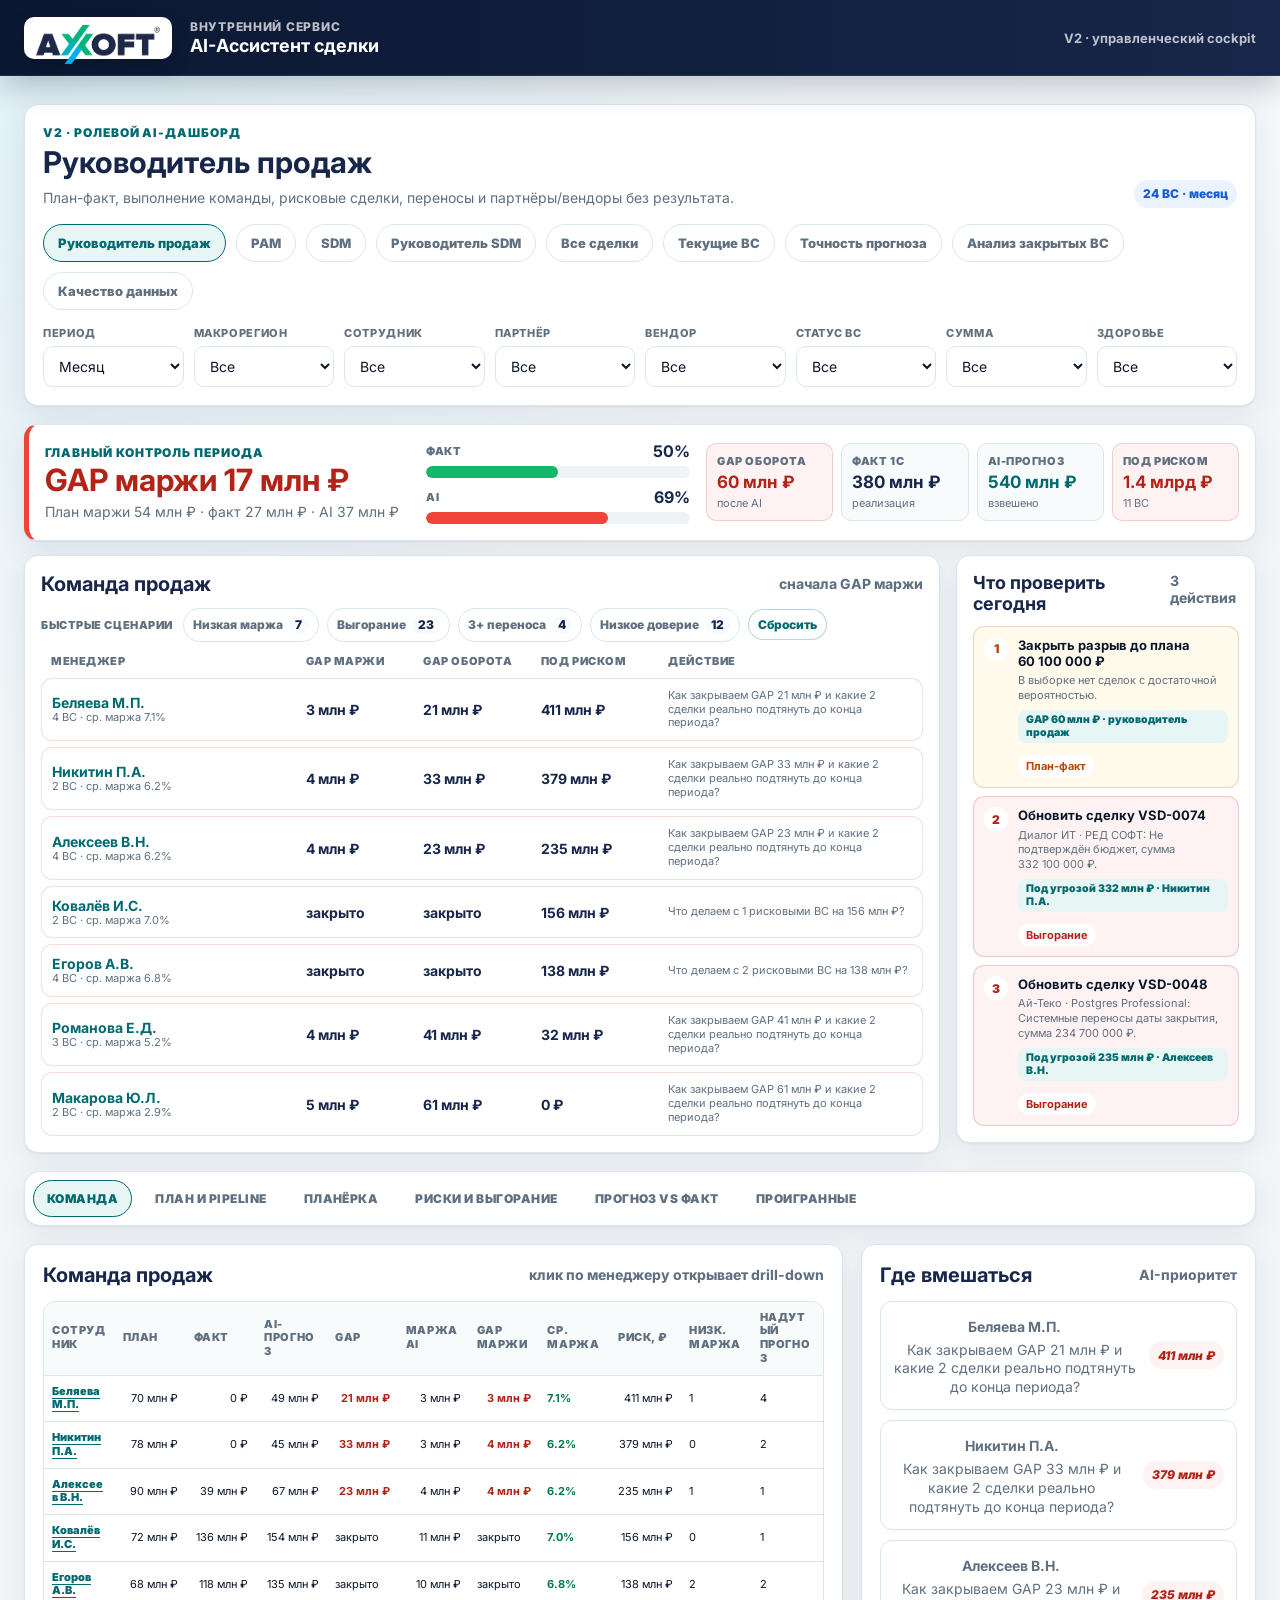
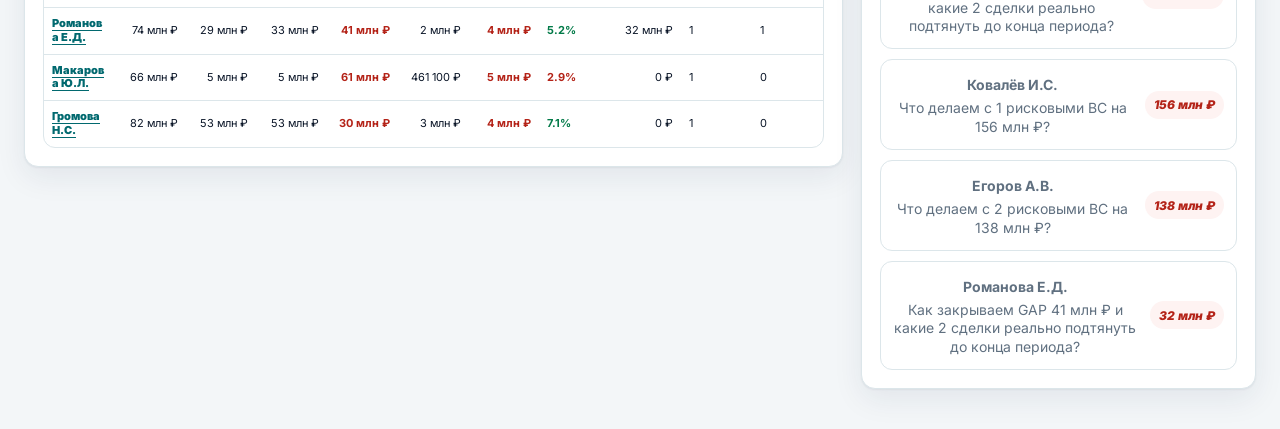
<file: v2.html>
<!doctype html>
<html lang="ru">
  <head>
    <meta charset="utf-8">
    <meta name="viewport" content="width=device-width, initial-scale=1">
    <title>AI-Ассистент сделки V2</title>
    <link rel="preconnect" href="https://fonts.googleapis.com">
    <link rel="preconnect" href="https://fonts.gstatic.com" crossorigin>
    <link href="https://fonts.googleapis.com/css2?family=Inter:wght@400;500;600;700;800;900&display=swap" rel="stylesheet">
    <style>
      :root {
        --color-bg: #F3F6F8;
        --color-surface: #FFFFFF;
        --color-surface-soft: #F8FBFC;
        --color-border: #DCE6EA;
        --color-border-strong: #B7CDD3;
        --color-text: #0B1628;
        --color-muted: #607080;
        --color-primary: #01696f;
        --color-primary-hover: #00545A;
        --color-navy: #17264A;
        --color-navy-2: #0B1832;
        --color-cyan: #00A9E0;
        --color-teal-soft: #E7F5F5;
        --color-success: #12B76A;
        --color-success-bg: #ECFDF5;
        --color-success-text: #027A48;
        --color-warning: #F79009;
        --color-warning-bg: #FFFAEB;
        --color-warning-text: #B54708;
        --color-danger: #F04438;
        --color-danger-bg: #FEF3F2;
        --color-danger-text: #B42318;
        --radius-card: 14px;
        --radius-button: 8px;
        --shadow-card: 0 10px 30px rgba(23, 38, 74, 0.08), 0 1px 2px rgba(23, 38, 74, 0.06);
        --shadow-strong: 0 22px 46px rgba(11, 24, 50, 0.18);
      }

      * { box-sizing: border-box; }

      body {
        margin: 0;
        background:
          radial-gradient(circle at top left, rgba(0, 169, 224, 0.09), transparent 34%),
          linear-gradient(180deg, #F7FAFB 0%, var(--color-bg) 320px);
        color: var(--color-text);
        font-family: Inter, -apple-system, BlinkMacSystemFont, "Segoe UI", sans-serif;
        font-size: 14px;
      }

      button,
      input,
      select {
        font: inherit;
      }

      button {
        cursor: pointer;
      }

      .app-header {
        position: sticky;
        top: 0;
        z-index: 100;
        min-height: 76px;
        background: linear-gradient(90deg, var(--color-navy-2), var(--color-navy));
        border-bottom: 1px solid rgba(255, 255, 255, 0.08);
        box-shadow: 0 12px 30px rgba(11, 24, 50, 0.22);
        display: flex;
        align-items: center;
      }

      .header-inner {
        width: min(1480px, calc(100% - 48px));
        margin: 0 auto;
        display: flex;
        align-items: center;
        justify-content: space-between;
        gap: 20px;
      }

      .system-title {
        display: flex;
        align-items: center;
        gap: 18px;
        min-width: 0;
      }

      .brand-logo-wrap {
        display: grid;
        place-items: center;
        width: 148px;
        height: 42px;
        border-radius: 10px;
        background: #fff;
        padding: 8px 12px;
        box-shadow: 0 8px 20px rgba(0, 0, 0, 0.16);
        flex: 0 0 auto;
      }

      .brand-logo {
        width: 124px;
        height: auto;
        display: block;
      }

      .product-name {
        display: grid;
        gap: 2px;
        min-width: 0;
      }

      .product-name span {
        color: rgba(255, 255, 255, 0.72);
        font-size: 12px;
        font-weight: 800;
        letter-spacing: 0.06em;
        text-transform: uppercase;
      }

      .product-name strong {
        color: #fff;
        font-size: 18px;
        line-height: 1.15;
      }

      .header-meta {
        color: rgba(255, 255, 255, 0.72);
        font-size: 13px;
        font-weight: 700;
        white-space: nowrap;
      }

      @media (max-width: 760px) {
        .header-inner {
          width: min(100% - 24px, 1480px);
        }

        .brand-logo-wrap {
          width: 112px;
        }

        .brand-logo {
          width: 94px;
        }

        .header-meta {
          display: none;
        }
      }
    </style>
    <link rel="stylesheet" href="v2.css?v=20260619-filters1">
  </head>
  <body>
    <header class="app-header">
      <div class="header-inner">
        <div class="system-title">
          <div class="brand-logo-wrap">
            <img class="brand-logo" src="assets/axoft-logo.png" alt="Axoft">
          </div>
          <div class="product-name">
            <span>Внутренний сервис</span>
            <strong>AI-Ассистент сделки</strong>
          </div>
        </div>
        <div class="header-meta">V2 · управленческий cockpit</div>
      </div>
    </header>
    <main id="v2RoleDashboards" class="v2-app" aria-live="polite"></main>
    <script src="data/v2-data.js?v=20260619-filters1"></script>
    <script src="v2-app.js?v=20260619-filters1"></script>
  </body>
</html>
</file>
<file: v2.css>
.v2-intro,
.crm-layout,
.detail-subheader {
  display: none !important;
}

.app-header .role-switch,
.app-header .selected-deal,
.app-header #recalculateButton {
  display: none !important;
}

.header-inner {
  grid-template-columns: 1fr !important;
}

.v2-app {
  width: min(1480px, calc(100% - 48px));
  margin: 28px auto 40px;
  display: grid;
  gap: 18px;
}

.v2-shell {
  display: grid;
  gap: 18px;
}

.v2-topbar,
.v2-panel,
.v2-card,
.v2-table-card,
.v2-detail {
  background: var(--color-surface);
  border: 1px solid var(--color-border);
  border-radius: var(--radius-card);
  box-shadow: var(--shadow-card);
}

.v2-topbar {
  padding: 18px;
  display: grid;
  gap: 16px;
}

.v2-title-row {
  display: flex;
  justify-content: space-between;
  align-items: end;
  gap: 16px;
}

.v2-kicker {
  color: var(--color-primary);
  font-size: 12px;
  font-weight: 900;
  letter-spacing: 0.08em;
  text-transform: uppercase;
}

.v2-title-row h1 {
  margin: 6px 0 0;
  color: var(--color-navy);
  font-size: 30px;
  line-height: 1.12;
}

.v2-title-row p {
  margin: 8px 0 0;
  color: var(--color-muted);
  line-height: 1.45;
}

.v2-role-tabs,
.v2-filter-row,
.v2-chip-row,
.v2-preset-row {
  display: flex;
  flex-wrap: wrap;
  gap: 10px;
}

.v2-role-tab {
  border: 1px solid var(--color-border);
  border-radius: 999px;
  background: #fff;
  color: var(--color-muted);
  padding: 10px 14px;
  font-weight: 850;
  font-size: 13px;
}

.v2-role-tab.is-active {
  border-color: var(--color-primary);
  background: var(--color-teal-soft);
  color: var(--color-primary);
}

.v2-filter-row {
  display: grid;
  grid-template-columns: repeat(8, minmax(130px, 1fr));
  align-items: end;
}

.v2-preset-row {
  align-items: center;
  padding-top: 2px;
}

.v2-preset-row span {
  color: var(--color-muted);
  font-size: 12px;
  font-weight: 900;
  letter-spacing: 0.05em;
  text-transform: uppercase;
}

.v2-preset-row button,
.v2-mini-button {
  border: 1px solid var(--color-border);
  border-radius: 999px;
  background: #fff;
  color: var(--color-muted);
  padding: 8px 11px;
  font-weight: 850;
}

.v2-preset-row button {
  display: inline-flex;
  align-items: center;
  gap: 7px;
}

.v2-preset-row button em {
  min-width: 22px;
  border-radius: 999px;
  background: var(--color-surface);
  color: var(--color-navy);
  font-style: normal;
  font-size: 12px;
  line-height: 1;
  padding: 4px 6px;
  text-align: center;
}

.v2-preset-row button:hover,
.v2-preset-row button.is-active,
.v2-mini-button:hover {
  border-color: var(--color-primary);
  background: var(--color-teal-soft);
  color: var(--color-primary);
}

.v2-preset-row button.is-active em {
  background: #fff;
  color: var(--color-primary);
}

.v2-field {
  display: grid;
  gap: 6px;
}

.v2-field span {
  color: var(--color-muted);
  font-size: 11px;
  font-weight: 800;
  letter-spacing: 0.06em;
  text-transform: uppercase;
}

.v2-field select,
.v2-field input {
  min-width: 0;
  border: 1px solid var(--color-border);
  border-radius: 10px;
  background: #fff;
  color: var(--color-text);
  padding: 10px 11px;
  outline: none;
}

.v2-field select:focus,
.v2-field input:focus {
  border-color: var(--color-primary);
  box-shadow: 0 0 0 4px rgba(1,105,111,0.10);
}

.v2-focus-status {
  display: flex;
  justify-content: space-between;
  gap: 12px;
  align-items: center;
  border: 1px solid rgba(1,105,111,0.18);
  border-radius: 12px;
  background: #F0FAFA;
  padding: 10px 12px;
}

.v2-focus-status span {
  color: var(--color-primary);
  font-weight: 900;
}

.v2-focus-status button {
  border: 1px solid var(--color-primary);
  border-radius: 999px;
  background: #fff;
  color: var(--color-primary);
  padding: 7px 10px;
  font-weight: 850;
}

.v2-focus-actions {
  display: flex;
  flex-wrap: wrap;
  gap: 8px;
  justify-content: flex-end;
}

.v2-leader-brief {
  display: grid;
  grid-template-columns: repeat(4, minmax(0, 1fr));
  gap: 14px;
}

.v2-leader-brief article {
  min-width: 0;
  border: 1px solid rgba(1,105,111,0.16);
  border-radius: var(--radius-card);
  background: linear-gradient(135deg, #F2FBFB 0%, #FFFFFF 82%);
  box-shadow: var(--shadow-card);
  padding: 18px;
  display: grid;
  gap: 9px;
  border-top: 4px solid var(--color-primary);
}

.v2-leader-brief article.is-danger {
  border-color: rgba(185,28,28,0.18);
  border-top-color: var(--color-danger);
  background: var(--color-danger-bg);
}

.v2-leader-brief span,
.v2-scenario-tabs button {
  font-weight: 900;
  letter-spacing: 0.04em;
  text-transform: uppercase;
}

.v2-leader-brief span {
  color: var(--color-muted);
  font-size: 11px;
}

.v2-leader-brief strong {
  color: var(--color-navy);
  font-size: 24px;
  line-height: 1.12;
}

.v2-leader-brief article.is-danger strong {
  color: var(--color-danger-text);
}

.v2-leader-brief small {
  color: var(--color-muted);
  line-height: 1.35;
}

.v2-sales-cockpit {
  display: grid;
  gap: 14px;
}

.v2-control-strip {
  border: 1px solid var(--color-border);
  border-left: 5px solid var(--color-primary);
  border-radius: var(--radius-card);
  background: #fff;
  box-shadow: var(--shadow-card);
  padding: 16px;
  display: grid;
  grid-template-columns: minmax(250px, 0.72fr) minmax(240px, 0.52fr) minmax(0, 1.05fr);
  gap: 16px;
  align-items: center;
}

.v2-control-strip.is-danger {
  border-left-color: var(--color-danger);
}

.v2-control-main h2 {
  margin: 4px 0 0;
  color: var(--color-navy);
  font-size: clamp(24px, 2.4vw, 34px);
  line-height: 1.05;
}

.v2-control-strip.is-danger .v2-control-main h2 {
  color: var(--color-danger-text);
}

.v2-control-main p {
  margin: 7px 0 0;
  color: var(--color-muted);
  line-height: 1.35;
}

.v2-control-progress {
  display: grid;
  gap: 9px;
}

.v2-control-progress-item {
  display: grid;
  gap: 5px;
}

.v2-control-progress-item > div:first-child {
  display: flex;
  justify-content: space-between;
  gap: 10px;
  align-items: center;
}

.v2-control-progress-item span,
.v2-control-metric span,
.v2-scenario-chip-row::before,
.v2-side-money span,
.v2-side-facts span,
.v2-side-action span {
  color: var(--color-muted);
  font-size: 11px;
  font-weight: 900;
  letter-spacing: 0.05em;
  text-transform: uppercase;
}

.v2-control-progress-item strong {
  color: var(--color-navy);
  font-size: 16px;
}

.v2-control-track {
  height: 12px;
  border-radius: 999px;
  background: #EEF3F5;
  overflow: hidden;
}

.v2-control-track i {
  display: block;
  height: 100%;
  border-radius: 999px;
  background: var(--color-primary);
}

.v2-control-progress-item.fact .v2-control-track i {
  background: var(--color-success);
}

.v2-control-progress-item.gap .v2-control-track i {
  background: var(--color-danger);
}

.v2-control-metrics {
  display: grid;
  grid-template-columns: repeat(4, minmax(0, 1fr));
  gap: 8px;
}

.v2-control-metric {
  min-width: 0;
  border: 1px solid var(--color-border);
  border-radius: 10px;
  background: var(--color-surface-soft);
  padding: 10px;
  display: grid;
  gap: 4px;
}

.v2-control-metric strong {
  color: var(--color-navy);
  font-size: 17px;
  white-space: nowrap;
  overflow: hidden;
  text-overflow: ellipsis;
}

.v2-control-metric small {
  color: var(--color-muted);
  font-size: 11px;
}

.v2-control-metric.red {
  background: var(--color-danger-bg);
  border-color: rgba(185,28,28,0.18);
}

.v2-control-metric.red strong {
  color: var(--color-danger-text);
}

.v2-control-metric.green strong {
  color: var(--color-success-text);
}

.v2-control-metric.ai strong {
  color: var(--color-primary);
}

.v2-sales-workbench {
  display: grid;
  grid-template-columns: minmax(0, 1fr) minmax(300px, 0.32fr);
  gap: 16px;
  align-items: start;
}

.v2-team-workbench,
.v2-workqueue {
  min-width: 0;
  border: 1px solid var(--color-border);
  border-radius: var(--radius-card);
  background: #fff;
  box-shadow: var(--shadow-card);
  padding: 16px;
  display: grid;
  gap: 12px;
}

.v2-scenario-chip-row {
  display: flex;
  flex-wrap: wrap;
  gap: 8px;
  align-items: center;
}

.v2-scenario-chip-row::before {
  content: "Быстрые сценарии";
  margin-right: 2px;
}

.v2-scenario-chip {
  border: 1px solid var(--color-border);
  border-radius: 999px;
  background: #fff;
  color: var(--color-muted);
  padding: 7px 9px;
  display: inline-flex;
  align-items: center;
  gap: 6px;
  font-weight: 850;
  font-size: 12px;
}

.v2-scenario-chip:hover,
.v2-scenario-chip.is-active {
  border-color: var(--color-primary);
  background: var(--color-teal-soft);
  color: var(--color-primary);
}

.v2-scenario-chip.reset {
  color: var(--color-primary);
  border-color: rgba(1,105,111,0.28);
}

.v2-scenario-chip em {
  min-width: 20px;
  border-radius: 999px;
  background: var(--color-surface-soft);
  color: var(--color-navy);
  padding: 3px 6px;
  font-style: normal;
  line-height: 1;
  text-align: center;
}

.v2-team-table {
  display: grid;
  gap: 6px;
}

.v2-team-table-head,
.v2-team-table-row {
  display: grid;
  grid-template-columns: minmax(180px, 1.25fr) minmax(90px, 0.55fr) minmax(90px, 0.55fr) minmax(95px, 0.6fr) minmax(220px, 1.25fr);
  gap: 10px;
  align-items: center;
}

.v2-team-table-head {
  padding: 0 10px 4px;
  color: var(--color-muted);
  font-size: 11px;
  font-weight: 900;
  letter-spacing: 0.05em;
  text-transform: uppercase;
}

.v2-team-table-row {
  border: 1px solid var(--color-border);
  border-radius: 11px;
  background: #fff;
  padding: 10px;
  text-align: left;
}

.v2-team-table-row:hover,
.v2-team-table-row.is-danger:hover {
  border-color: var(--color-primary);
  background: #FAFDFD;
}

.v2-team-table-row.is-danger {
  border-color: rgba(185,28,28,0.14);
}

.v2-team-table-row strong,
.v2-team-table-row b,
.v2-team-table-row small {
  display: block;
}

.v2-team-table-row strong {
  color: var(--color-primary);
}

.v2-team-table-row b {
  color: var(--color-navy);
  white-space: nowrap;
}

.v2-team-table-row small {
  color: var(--color-muted);
  font-size: 11px;
  line-height: 1.25;
}

.v2-director-grid {
  display: grid;
  grid-template-columns: minmax(240px, 0.72fr) minmax(0, 1.15fr) minmax(0, 1.15fr);
  gap: 14px;
  align-items: stretch;
}

.v2-director-focus,
.v2-director-panel {
  min-width: 0;
  border: 1px solid var(--color-border);
  border-radius: var(--radius-card);
  background: #fff;
  box-shadow: var(--shadow-card);
  padding: 16px;
}

.v2-director-focus {
  display: grid;
  gap: 10px;
  border-left: 4px solid var(--color-primary);
}

.v2-director-focus.is-danger {
  border-color: rgba(185,28,28,0.18);
  border-left-color: var(--color-danger);
  background: var(--color-danger-bg);
}

.v2-director-focus span {
  color: var(--color-muted);
  font-size: 11px;
  font-weight: 900;
  letter-spacing: 0.06em;
  text-transform: uppercase;
}

.v2-director-focus strong {
  color: var(--color-navy);
  font-size: 24px;
  line-height: 1.12;
}

.v2-director-focus.is-danger strong {
  color: var(--color-danger-text);
}

.v2-director-focus small {
  color: var(--color-muted);
  line-height: 1.35;
}

.v2-director-panel {
  display: grid;
  gap: 12px;
}

.v2-risk-cards,
.v2-compact-actions {
  display: grid;
  gap: 8px;
}

.v2-risk-card {
  min-width: 0;
  border: 1px solid var(--color-border);
  border-radius: 12px;
  background: var(--color-surface-soft);
  padding: 10px;
  text-align: left;
  display: grid;
  gap: 4px;
  border-left: 4px solid var(--color-primary);
}

.v2-risk-card.red {
  border-left-color: var(--color-danger);
  background: var(--color-danger-bg);
}

.v2-risk-card.yellow {
  border-left-color: var(--color-warning);
  background: var(--color-warning-bg);
}

.v2-risk-card span {
  color: var(--color-muted);
  font-size: 11px;
  font-weight: 850;
}

.v2-risk-card strong {
  color: var(--color-navy);
  font-size: 20px;
  line-height: 1.1;
}

.v2-risk-card.red strong {
  color: var(--color-danger-text);
}

.v2-risk-card small {
  color: var(--color-muted);
  line-height: 1.3;
}

.v2-scenario-tabs {
  display: flex;
  flex-wrap: wrap;
  gap: 9px;
  padding: 8px;
  border: 1px solid var(--color-border);
  border-radius: 16px;
  background: #fff;
  box-shadow: var(--shadow-card);
}

.v2-scenario-tabs button {
  border: 1px solid transparent;
  border-radius: 999px;
  background: transparent;
  color: var(--color-muted);
  padding: 10px 13px;
  font-size: 12px;
}

.v2-scenario-tabs button:hover,
.v2-scenario-tabs button.is-active {
  border-color: var(--color-primary);
  background: var(--color-teal-soft);
  color: var(--color-primary);
}

.v2-grid {
  display: grid;
  grid-template-columns: repeat(auto-fit, minmax(190px, 1fr));
  gap: 14px;
}

.v2-card {
  padding: 16px;
  min-width: 0;
}

.v2-card span {
  display: block;
  color: var(--color-muted);
  font-size: 11px;
  font-weight: 900;
  letter-spacing: 0.06em;
  text-transform: uppercase;
}

.v2-card strong {
  display: block;
  margin-top: 8px;
  color: var(--color-navy);
  font-size: 26px;
  line-height: 1.1;
  white-space: nowrap;
  overflow: hidden;
  text-overflow: ellipsis;
}

.v2-card small {
  display: block;
  margin-top: 7px;
  color: var(--color-muted);
  line-height: 1.35;
}

.v2-card.is-danger {
  background: var(--color-danger-bg);
  border-color: rgba(185,28,28,0.18);
}

.v2-card.is-danger strong {
  color: var(--color-danger-text);
}

.v2-card.is-warning {
  background: var(--color-warning-bg);
  border-color: rgba(181, 71, 8, 0.18);
}

.v2-card.is-warning strong {
  color: var(--color-warning-text);
}

.v2-summary {
  display: grid;
  grid-template-columns: repeat(3, minmax(0, 1fr));
  gap: 14px;
}

.v2-summary article {
  min-width: 0;
  border: 1px solid var(--color-border);
  border-radius: var(--radius-card);
  background: #fff;
  box-shadow: var(--shadow-card);
  padding: 16px;
  display: grid;
  gap: 8px;
  border-left: 4px solid var(--color-primary);
}

.v2-summary article.is-danger {
  background: var(--color-danger-bg);
  border-color: rgba(185,28,28,0.16);
  border-left-color: var(--color-danger);
}

.v2-summary span {
  color: var(--color-muted);
  font-size: 11px;
  font-weight: 900;
  letter-spacing: 0.06em;
  text-transform: uppercase;
}

.v2-summary strong {
  color: var(--color-navy);
  font-size: 20px;
  line-height: 1.2;
}

.v2-summary article.is-danger strong {
  color: var(--color-danger-text);
}

.v2-summary small {
  color: var(--color-muted);
  line-height: 1.4;
}

.v2-zone-board,
.v2-forecast-board,
.v2-pipeline-board,
.v2-heatmap-board,
.v2-trend-board,
.v2-object-detail {
  padding: 18px;
  display: grid;
  gap: 14px;
  border: 1px solid var(--color-border);
  border-radius: var(--radius-card);
  background: #fff;
  box-shadow: var(--shadow-card);
}

.v2-command-grid {
  display: grid;
  grid-template-columns: minmax(0, 0.95fr) minmax(0, 1.25fr);
  gap: 18px;
  align-items: stretch;
}

.v2-zone-grid {
  display: grid;
  grid-template-columns: repeat(4, minmax(0, 1fr));
  gap: 12px;
}

.v2-zone-card {
  min-width: 0;
  border: 1px solid var(--color-border);
  border-radius: 14px;
  background: #fff;
  padding: 16px;
  text-align: left;
  display: grid;
  gap: 8px;
  transition: transform 140ms ease, box-shadow 140ms ease, border-color 140ms ease;
}

.v2-zone-card:hover {
  transform: translateY(-1px);
  box-shadow: 0 14px 26px rgba(23, 38, 74, 0.10);
}

.v2-zone-card span {
  color: var(--color-muted);
  font-size: 11px;
  font-weight: 900;
  letter-spacing: 0.06em;
  text-transform: uppercase;
}

.v2-zone-card strong {
  color: var(--color-navy);
  font-size: 32px;
  line-height: 1;
}

.v2-zone-card small {
  color: var(--color-muted);
  line-height: 1.35;
}

.v2-zone-card.red {
  background: var(--color-danger-bg);
  border-color: rgba(185,28,28,0.20);
}

.v2-zone-card.red strong {
  color: var(--color-danger-text);
}

.v2-zone-card.yellow {
  background: var(--color-warning-bg);
  border-color: rgba(181,71,8,0.20);
}

.v2-zone-card.yellow strong {
  color: var(--color-warning-text);
}

.v2-zone-card.green {
  background: var(--color-success-bg);
  border-color: rgba(2,122,72,0.18);
}

.v2-zone-card.green strong {
  color: var(--color-success-text);
}

.v2-zone-card.is-active {
  outline: 3px solid rgba(1,105,111,0.25);
  border-color: var(--color-primary);
  box-shadow: 0 18px 36px rgba(1,105,111,0.16);
}

.v2-forecast-row {
  display: grid;
  grid-template-columns: 136px minmax(0, 1fr) 160px;
  gap: 12px;
  align-items: center;
}

.v2-forecast-row span {
  color: var(--color-muted);
  font-size: 12px;
  font-weight: 850;
}

.v2-forecast-row strong {
  color: var(--color-text);
  text-align: right;
  white-space: nowrap;
}

.v2-forecast-track {
  height: 14px;
  border-radius: 999px;
  background: #EEF3F5;
  overflow: hidden;
}

.v2-forecast-track em {
  display: block;
  height: 100%;
  border-radius: 999px;
}

.v2-forecast-track em.plan { background: var(--color-navy); }
.v2-forecast-track em.fact { background: var(--color-success); }
.v2-forecast-track em.ai { background: var(--color-primary); }
.v2-forecast-track em.human { background: var(--color-warning); }

.v2-bridge-board {
  align-content: start;
}

.v2-forecast-metrics {
  display: grid;
  grid-template-columns: repeat(4, minmax(0, 1fr));
  gap: 10px;
}

.v2-forecast-metric {
  min-width: 0;
  border: 1px solid var(--color-border);
  border-radius: 14px;
  background: var(--color-surface-soft);
  padding: 12px;
  display: grid;
  gap: 6px;
}

.v2-forecast-metric span {
  color: var(--color-muted);
  font-size: 11px;
  font-weight: 900;
  letter-spacing: 0.05em;
  text-transform: uppercase;
}

.v2-forecast-metric strong {
  color: var(--color-text);
  font-size: 20px;
  line-height: 1.15;
  white-space: nowrap;
  overflow: hidden;
  text-overflow: ellipsis;
}

.v2-forecast-metric small {
  color: var(--color-muted);
  line-height: 1.25;
}

.v2-forecast-metric.plan {
  border-color: rgba(23,38,74,0.18);
}

.v2-forecast-metric.fact strong,
.v2-forecast-metric.closed strong {
  color: var(--color-success-text);
}

.v2-forecast-metric.ai strong {
  color: var(--color-primary);
}

.v2-forecast-metric.gap {
  background: var(--color-danger-bg);
  border-color: rgba(185,28,28,0.18);
}

.v2-forecast-metric.gap strong {
  color: var(--color-danger-text);
}

.v2-forecast-progress {
  display: grid;
  gap: 8px;
}

.v2-forecast-progress-head {
  display: flex;
  justify-content: space-between;
  gap: 12px;
  align-items: center;
}

.v2-forecast-progress-head span {
  color: var(--color-text);
  font-weight: 900;
}

.v2-forecast-progress-head strong {
  color: var(--color-navy);
  font-size: 20px;
}

.v2-forecast-progress-track {
  position: relative;
  height: 22px;
  border-radius: 999px;
  background: #EEF3F5;
  overflow: hidden;
}

.v2-forecast-progress-track i,
.v2-forecast-progress-track em {
  display: block;
  height: 100%;
  border-radius: 999px;
}

.v2-forecast-progress-track i {
  background: var(--color-primary);
}

.v2-forecast-progress.fact .v2-forecast-progress-track i {
  background: var(--color-success);
}

.v2-forecast-progress.ai .v2-forecast-progress-track i {
  background: var(--color-primary);
}

.v2-forecast-progress.closed .v2-forecast-progress-track i {
  background: var(--color-success);
}

.v2-forecast-progress-track em {
  position: absolute;
  left: 100%;
  top: 0;
  transform: translateX(-100%);
  background: repeating-linear-gradient(45deg, rgba(2,122,72,0.85), rgba(2,122,72,0.85) 6px, rgba(2,122,72,0.45) 6px, rgba(2,122,72,0.45) 12px);
}

.v2-forecast-progress small {
  color: var(--color-muted);
}

.v2-pipeline-list {
  display: grid;
  gap: 9px;
}

.v2-pipeline-row {
  min-width: 0;
  border: 1px solid transparent;
  border-radius: 12px;
  background: transparent;
  padding: 8px;
  display: grid;
  grid-template-columns: minmax(170px, 0.8fr) minmax(0, 1.4fr) 130px;
  gap: 12px;
  align-items: center;
  text-align: left;
}

.v2-pipeline-row:hover,
.v2-pipeline-row.is-active {
  border-color: var(--color-border);
  background: var(--color-surface-soft);
}

.v2-pipeline-row span {
  color: var(--color-text);
  font-weight: 850;
}

.v2-pipeline-row small {
  display: block;
  margin-top: 3px;
  color: var(--color-muted);
  font-weight: 750;
}

.v2-pipeline-row strong {
  color: var(--color-text);
  text-align: right;
  white-space: nowrap;
}

.v2-pipeline-track {
  width: 100%;
  min-width: 40px;
  height: 18px;
  border-radius: 999px;
  background: #EEF3F5;
  overflow: hidden;
  display: flex;
  justify-self: stretch;
}

.v2-pipeline-track i {
  min-width: 2px;
  height: 100%;
}

.v2-pipeline-track i.green { background: var(--color-success); }
.v2-pipeline-track i.yellow { background: var(--color-warning); }
.v2-pipeline-track i.red { background: var(--color-danger); }

.v2-legend {
  display: flex;
  flex-wrap: wrap;
  gap: 10px;
  color: var(--color-muted);
  font-size: 12px;
  font-weight: 850;
}

.v2-legend span {
  display: inline-flex;
  align-items: center;
  gap: 6px;
}

.v2-legend span::before {
  content: "";
  width: 9px;
  height: 9px;
  border-radius: 50%;
  background: currentColor;
}

.v2-legend .green { color: var(--color-success-text); }
.v2-legend .yellow { color: var(--color-warning-text); }
.v2-legend .red { color: var(--color-danger-text); }

.v2-heatmap {
  display: grid;
  gap: 5px;
  overflow: auto;
  padding-bottom: 2px;
}

.v2-heatmap-head,
.v2-heatmap-row {
  display: grid;
  grid-template-columns: minmax(190px, 1.35fr) repeat(4, minmax(86px, 0.58fr)) minmax(116px, 0.72fr);
  gap: 7px;
  align-items: center;
}

.v2-heatmap-head {
  position: sticky;
  top: 0;
  z-index: 2;
  background: #fff;
  padding: 2px 0 4px;
}

.v2-heatmap-head span {
  color: var(--color-muted);
  font-size: 11px;
  font-weight: 900;
  letter-spacing: 0.05em;
  text-transform: uppercase;
}

.v2-heatmap-title {
  display: inline-flex;
  align-items: center;
  gap: 5px;
  min-width: 0;
  position: relative;
  white-space: nowrap;
}

.v2-help {
  position: relative;
  width: 18px;
  height: 18px;
  border: 1px solid var(--color-border-strong);
  border-radius: 999px;
  background: #fff;
  color: var(--color-primary);
  display: inline-grid;
  place-items: center;
  padding: 0;
  font-size: 11px;
  font-weight: 950;
  line-height: 1;
  cursor: help;
}

.v2-help em {
  display: none;
}

.v2-tooltip-layer {
  position: absolute;
  width: min(280px, calc(100vw - 24px));
  border: 1px solid rgba(23,38,74,0.12);
  border-radius: 10px;
  background: var(--color-navy);
  color: #fff;
  box-shadow: 0 14px 30px rgba(23,38,74,0.22);
  padding: 9px 10px;
  font-size: 12px;
  font-style: normal;
  font-weight: 750;
  letter-spacing: 0;
  line-height: 1.35;
  text-transform: none;
  white-space: normal;
  opacity: 0;
  visibility: hidden;
  pointer-events: none;
  transform: translateY(4px);
  transition: opacity 120ms ease, transform 120ms ease, visibility 120ms ease;
  z-index: 9999;
}

.v2-tooltip-layer::after {
  content: "";
  position: absolute;
  left: 50%;
  top: 100%;
  transform: translateX(-50%);
  border: 6px solid transparent;
  border-top-color: var(--color-navy);
}

.v2-tooltip-layer.is-visible {
  opacity: 1;
  visibility: visible;
  transform: translateY(0);
}

.v2-heatmap-name,
.v2-heatmap-cell {
  min-width: 0;
  border: 1px solid var(--color-border);
  border-radius: 9px;
  background: #fff;
  padding: 8px 10px;
  text-align: left;
  font-weight: 900;
}

.v2-heatmap-name {
  color: var(--color-primary);
}

.v2-heatmap-name small {
  display: block;
  margin-top: 2px;
  color: var(--color-muted);
  font-weight: 750;
  font-size: 11px;
}

.v2-heatmap-cell {
  text-align: center;
  color: var(--color-muted);
  min-height: 42px;
  font-size: 14px;
}

.v2-heatmap-cell.low {
  background: var(--color-warning-bg);
  color: var(--color-warning-text);
}

.v2-heatmap-cell.mid,
.v2-heatmap-cell.high {
  background: var(--color-danger-bg);
  color: var(--color-danger-text);
  border-color: rgba(185,28,28,0.18);
}

.v2-heatmap-cell.high {
  box-shadow: inset 0 0 0 2px rgba(185,28,28,0.12);
}

.v2-heatmap-cell.is-active {
  outline: 3px solid rgba(1,105,111,0.22);
  border-color: var(--color-primary);
}

.v2-heatmap-row > strong {
  color: var(--color-text);
  text-align: right;
  white-space: nowrap;
}

.v2-trend-bars {
  display: grid;
  grid-template-columns: repeat(6, minmax(0, 1fr));
  gap: 10px;
  align-items: end;
}

.v2-trend-bar {
  min-width: 0;
  min-height: 178px;
  border: 1px solid var(--color-border);
  border-radius: 14px;
  background: #fff;
  padding: 12px;
  display: grid;
  grid-template-rows: auto 1fr auto auto;
  gap: 8px;
  align-items: end;
  text-align: left;
}

.v2-trend-bar:hover,
.v2-trend-bar.is-active {
  border-color: var(--color-primary);
  box-shadow: 0 12px 24px rgba(23, 38, 74, 0.10);
}

.v2-trend-bar span {
  align-self: start;
  color: var(--color-muted);
  font-weight: 900;
}

.v2-trend-bar i {
  width: 100%;
  min-height: 12px;
  border-radius: 8px 8px 4px 4px;
  background: linear-gradient(180deg, var(--color-primary), #0EA5A8);
}

.v2-trend-bar strong {
  color: var(--color-text);
  font-size: 12px;
  white-space: nowrap;
  overflow: hidden;
  text-overflow: ellipsis;
}

.v2-trend-bar small {
  color: var(--color-muted);
}

.v2-dashboard {
  display: grid;
  grid-template-columns: minmax(0, 1.45fr) minmax(320px, 0.7fr);
  gap: 18px;
  align-items: start;
}

.v2-panel,
.v2-table-card {
  padding: 18px;
  display: grid;
  gap: 14px;
}

.v2-panel-head {
  display: flex;
  justify-content: space-between;
  align-items: center;
  gap: 12px;
}

.v2-head-actions {
  display: flex;
  flex-wrap: wrap;
  justify-content: flex-end;
  align-items: center;
  gap: 10px;
}

.v2-panel-head h2 {
  margin: 0;
  color: var(--color-navy);
  font-size: 20px;
}

.v2-panel-head span {
  color: var(--color-muted);
  font-weight: 750;
}

.v2-insight {
  border-left: 4px solid var(--color-primary);
  border-radius: 12px;
  background: #F0FAFA;
  padding: 14px;
  color: var(--color-text);
  line-height: 1.45;
}

.v2-action-board {
  padding: 18px;
  display: grid;
  gap: 14px;
  border: 1px solid rgba(1,105,111,0.18);
  border-radius: var(--radius-card);
  background: linear-gradient(135deg, #F2FBFB 0%, #FFFFFF 78%);
  box-shadow: var(--shadow-card);
}

.v2-action-list {
  display: grid;
  grid-template-columns: 1fr;
  gap: 8px;
}

.v2-action-item {
  min-width: 0;
  border: 1px solid var(--color-border);
  border-radius: 14px;
  background: #fff;
  padding: 12px;
  display: grid;
  grid-template-columns: auto minmax(0, 1fr) auto;
  gap: 10px;
  align-items: start;
  text-align: left;
  transition: transform 140ms ease, box-shadow 140ms ease, border-color 140ms ease;
}

.v2-action-item:hover {
  transform: translateY(-1px);
  box-shadow: 0 12px 24px rgba(23, 38, 74, 0.10);
  border-color: var(--color-border-strong);
}

.v2-action-item em {
  width: 28px;
  height: 28px;
  border-radius: 999px;
  display: grid;
  place-items: center;
  background: var(--color-teal-soft);
  color: var(--color-primary);
  font-style: normal;
  font-weight: 900;
}

.v2-action-item strong,
.v2-action-item small,
.v2-action-item b {
  display: block;
}

.v2-action-item strong {
  color: var(--color-text);
  line-height: 1.25;
}

.v2-action-item small {
  margin-top: 6px;
  color: var(--color-muted);
  line-height: 1.35;
}

.v2-action-item i {
  display: inline-flex;
  width: fit-content;
  max-width: 100%;
  margin-top: 7px;
  border-radius: 999px;
  background: var(--color-teal-soft);
  color: var(--color-primary);
  padding: 4px 8px;
  font-size: 11px;
  font-style: normal;
  font-weight: 900;
  line-height: 1.2;
}

.v2-action-item b {
  grid-column: auto;
  justify-self: end;
  align-self: start;
  border-radius: 999px;
  padding: 4px 8px;
  background: var(--color-surface-soft);
  color: var(--color-muted);
  font-size: 11px;
}

.v2-action-item.red {
  border-color: rgba(185,28,28,0.20);
  background: var(--color-danger-bg);
}

.v2-action-item.red em,
.v2-action-item.red b {
  background: #fff;
  color: var(--color-danger-text);
}

.v2-action-item.yellow {
  border-color: rgba(181,71,8,0.20);
  background: var(--color-warning-bg);
}

.v2-action-item.yellow em,
.v2-action-item.yellow b {
  background: #fff;
  color: var(--color-warning-text);
}

.v2-workqueue .v2-panel-head {
  align-items: flex-start;
}

.v2-workqueue .v2-panel-head h2 {
  font-size: 18px;
}

.v2-workqueue .v2-compact-actions {
  display: grid;
  gap: 8px;
}

.v2-workqueue .v2-action-item {
  border-radius: 11px;
  padding: 10px;
  grid-template-columns: auto minmax(0, 1fr);
}

.v2-workqueue .v2-action-item em {
  width: 24px;
  height: 24px;
  font-size: 12px;
}

.v2-workqueue .v2-action-item b {
  grid-column: 2;
  justify-self: start;
  margin-top: 2px;
}

.v2-workqueue .v2-action-item strong {
  font-size: 13px;
}

.v2-workqueue .v2-action-item small {
  margin-top: 4px;
  font-size: 11px;
}

.v2-workqueue .v2-action-item i {
  border-radius: 8px;
  font-size: 10.5px;
}

.v2-list {
  display: grid;
  gap: 10px;
}

.v2-list-item {
  border: 1px solid var(--color-border);
  border-radius: 12px;
  padding: 12px;
  display: grid;
  grid-template-columns: minmax(0, 1fr) auto;
  gap: 12px;
  align-items: center;
  background: #fff;
}

.v2-list-item strong,
.v2-list-item span {
  display: block;
  min-width: 0;
}

.v2-list-item span {
  margin-top: 4px;
  color: var(--color-muted);
  line-height: 1.35;
}

.v2-entity-list {
  display: grid;
  gap: 10px;
}

.v2-entity-item {
  display: grid;
  grid-template-columns: minmax(110px, 0.7fr) auto minmax(0, 1.4fr);
  gap: 12px;
  align-items: center;
  border: 1px solid var(--color-border);
  border-radius: 12px;
  background: #fff;
  padding: 12px;
}

.v2-entity-item strong {
  color: var(--color-primary);
  font-size: 14px;
}

.v2-entity-item span {
  color: var(--color-navy);
  font-size: 18px;
  font-weight: 900;
}

.v2-entity-item small {
  color: var(--color-muted);
  line-height: 1.35;
}

.v2-badge {
  display: inline-flex;
  align-items: center;
  justify-content: center;
  min-height: 28px;
  border-radius: 999px;
  padding: 5px 9px;
  font-size: 12px;
  font-weight: 850;
  white-space: nowrap;
}

.v2-badge.green { background: var(--color-success-bg); color: var(--color-success-text); }
.v2-badge.yellow { background: var(--color-warning-bg); color: var(--color-warning-text); }
.v2-badge.red { background: var(--color-danger-bg); color: var(--color-danger-text); }
.v2-badge.blue { background: #EAF3FF; color: #175CD3; }

.v2-class-tags {
  display: inline-flex;
  flex-wrap: wrap;
  gap: 5px;
  max-width: 260px;
}

.v2-red-text {
  color: var(--color-danger-text);
}

.v2-green-text {
  color: var(--color-success-text);
}

.v2-warn-text {
  color: var(--color-warning-text);
}

.v2-score {
  display: inline-grid;
  place-items: center;
  min-width: 38px;
  height: 28px;
  border-radius: 999px;
  font-weight: 900;
}

.v2-score.green { background: var(--color-success-bg); color: var(--color-success-text); }
.v2-score.yellow { background: var(--color-warning-bg); color: var(--color-warning-text); }
.v2-score.red { background: var(--color-danger-bg); color: var(--color-danger-text); }

.v2-table-wrap {
  overflow: auto;
  border: 1px solid var(--color-border);
  border-radius: 12px;
}

.v2-table {
  width: 100%;
  border-collapse: collapse;
  min-width: 0;
  table-layout: fixed;
}

.v2-table th,
.v2-table td {
  padding: 9px 8px;
  border-bottom: 1px solid var(--color-border);
  text-align: left;
  vertical-align: middle;
  font-size: 11px;
  line-height: 1.25;
  overflow-wrap: anywhere;
}

.v2-table th {
  position: sticky;
  top: 0;
  z-index: 1;
  background: var(--color-surface-soft);
  color: var(--color-muted);
  font-weight: 900;
  letter-spacing: 0.05em;
  text-transform: uppercase;
}

.v2-table tr:last-child td {
  border-bottom: 0;
}

.v2-table tbody tr {
  cursor: pointer;
}

.v2-table tbody tr:hover {
  background: #FAFDFD;
}

.v2-table td small {
  display: block;
  margin-top: 3px;
  color: var(--color-muted);
  font-size: 10px;
  font-weight: 750;
}

.v2-strong-money {
  color: var(--color-navy);
  font-weight: 900;
}

.v2-table tbody tr.v2-row-red {
  box-shadow: inset 4px 0 0 var(--color-danger);
}

.v2-table tbody tr.v2-row-yellow {
  box-shadow: inset 4px 0 0 var(--color-warning);
}

.v2-table tbody tr.is-selected,
.v2-table tbody tr.v2-row-red.is-selected,
.v2-table tbody tr.v2-row-yellow.is-selected {
  background: #F0FAFA;
  box-shadow: inset 4px 0 0 var(--color-primary);
}

.v2-object-link {
  border: 0;
  background: transparent;
  color: var(--color-primary);
  padding: 0;
  text-align: left;
  font: inherit;
  font-weight: 900;
  text-decoration: underline;
  text-decoration-thickness: 1px;
  text-underline-offset: 3px;
}

.v2-object-link:hover {
  color: var(--color-navy);
}

.v2-num {
  text-align: right !important;
  white-space: nowrap;
}

.v2-deals-workspace {
  display: grid;
  grid-template-columns: minmax(0, 1fr) minmax(330px, 0.32fr);
  gap: 18px;
  align-items: start;
}

.v2-deals-workspace .v2-table-card {
  min-width: 0;
}

.v2-deals-table th,
.v2-deals-table td {
  font-size: 10.5px;
  padding: 8px 7px;
}

.v2-deal-side {
  position: sticky;
  top: 18px;
  min-width: 0;
  border: 1px solid var(--color-border);
  border-radius: var(--radius-card);
  background: #fff;
  box-shadow: var(--shadow-card);
  padding: 18px;
  display: grid;
  gap: 14px;
}

.v2-deal-side h3 {
  margin: 0;
  color: var(--color-navy);
  font-size: 24px;
  line-height: 1.1;
}

.v2-deal-side p {
  margin: -8px 0 0;
  color: var(--color-muted);
  line-height: 1.35;
}

.v2-side-money {
  display: grid;
  grid-template-columns: repeat(2, minmax(0, 1fr));
  gap: 10px;
}

.v2-side-money div,
.v2-side-facts div,
.v2-side-action {
  min-width: 0;
  border: 1px solid var(--color-border);
  border-radius: 12px;
  background: var(--color-surface-soft);
  padding: 11px;
  display: grid;
  gap: 5px;
}

.v2-side-money .is-danger,
.v2-side-action.is-danger {
  background: var(--color-danger-bg);
  border-color: rgba(185,28,28,0.18);
}

.v2-side-money strong,
.v2-side-facts strong,
.v2-side-action strong {
  color: var(--color-navy);
  font-size: 18px;
  line-height: 1.15;
}

.v2-side-money .is-danger strong {
  color: var(--color-danger-text);
}

.v2-side-money small,
.v2-side-action small {
  color: var(--color-muted);
}

.v2-side-facts {
  display: grid;
  grid-template-columns: repeat(2, minmax(0, 1fr));
  gap: 10px;
}

.v2-side-action {
  border-left: 4px solid var(--color-primary);
  background: #F0FAFA;
}

.v2-two-col {
  display: grid;
  grid-template-columns: repeat(2, minmax(0, 1fr));
  gap: 18px;
}

.v2-detail {
  padding: 20px;
  display: grid;
  gap: 18px;
}

.v2-detail-head {
  display: grid;
  grid-template-columns: minmax(0, 1fr) auto;
  gap: 18px;
  align-items: start;
}

.v2-detail-head h2 {
  margin: 4px 0 0;
  color: var(--color-text);
  font-size: 32px;
}

.v2-detail-head p {
  margin: 8px 0 0;
  color: var(--color-muted);
  max-width: 100%;
  overflow: hidden;
  text-overflow: ellipsis;
  white-space: nowrap;
}

.v2-manager-detail {
  overflow: hidden;
}

.v2-manager-kpi-grid {
  grid-template-columns: repeat(4, minmax(0, 1fr));
}

.v2-manager-kpi-grid .v2-card {
  padding: 14px;
}

.v2-manager-kpi-grid .v2-card strong {
  font-size: clamp(21px, 2.1vw, 28px);
}

.v2-manager-summary {
  grid-template-columns: minmax(0, 1fr) minmax(0, 1fr);
}

.v2-manager-summary article:last-child {
  grid-column: 1 / -1;
}

.v2-manager-detail .v2-table {
  table-layout: fixed;
}

.v2-manager-detail .v2-table th,
.v2-manager-detail .v2-table td {
  font-size: 10.5px;
  padding: 8px;
}

.v2-manager-detail .v2-table td strong {
  display: block;
  min-width: 0;
}

.v2-manager-detail .v2-class-tags {
  max-width: 100%;
}

.v2-manager-detail .v2-badge {
  min-height: 24px;
  padding: 4px 7px;
  font-size: 10.5px;
  white-space: normal;
  text-align: center;
  line-height: 1.15;
}

.v2-actions {
  display: flex;
  flex-wrap: wrap;
  gap: 10px;
}

.v2-button {
  border: 1px solid var(--color-primary);
  border-radius: 10px;
  background: var(--color-primary);
  color: #fff;
  padding: 10px 13px;
  font-weight: 850;
}

.v2-button.secondary {
  background: #fff;
  color: var(--color-primary);
}

.v2-task-list {
  display: grid;
  gap: 9px;
}

.v2-task {
  border: 1px solid var(--color-border);
  border-radius: 10px;
  padding: 10px;
  background: #fff;
}

.v2-score-explain {
  display: grid;
  gap: 1px;
  border: 1px solid var(--color-border);
  border-radius: 12px;
  overflow: hidden;
  background: var(--color-border);
}

.v2-score-explain-head,
.v2-score-factor {
  display: grid;
  grid-template-columns: minmax(0, 0.8fr) minmax(0, 1.2fr);
  gap: 12px;
  align-items: center;
  padding: 11px 12px;
  background: #fff;
}

.v2-score-explain-head {
  background: var(--color-surface-soft);
}

.v2-score-explain-head strong {
  color: var(--color-navy);
}

.v2-score-explain-head span,
.v2-score-factor span {
  color: var(--color-muted);
  font-size: 12px;
  font-weight: 850;
}

.v2-score-factor em {
  font-style: normal;
  line-height: 1.35;
}

.v2-score-factor em.green { color: var(--color-success-text); }
.v2-score-factor em.yellow { color: var(--color-warning-text); }
.v2-score-factor em.red { color: var(--color-danger-text); }

.v2-empty {
  color: var(--color-muted);
  padding: 14px;
  border: 1px dashed var(--color-border);
  border-radius: 12px;
}

@media (max-width: 1180px) {
  .v2-filter-row,
  .v2-grid,
  .v2-summary,
  .v2-command-grid,
  .v2-dashboard,
  .v2-leader-brief,
  .v2-sales-cockpit,
  .v2-control-strip,
  .v2-sales-workbench,
  .v2-control-metrics,
  .v2-deals-workspace,
  .v2-director-grid,
  .v2-two-col,
  .v2-action-list,
  .v2-zone-grid,
  .v2-trend-bars {
    grid-template-columns: 1fr 1fr;
  }
  .v2-team-table-head,
  .v2-team-table-row {
    grid-template-columns: minmax(160px, 1fr) repeat(3, minmax(86px, auto));
  }
  .v2-team-table-head span:last-child,
  .v2-team-table-row > small {
    grid-column: 1 / -1;
  }
}

@media (max-width: 760px) {
  .v2-app {
    width: calc(100% - 28px);
  }
  .v2-filter-row,
  .v2-grid,
  .v2-summary,
  .v2-command-grid,
  .v2-dashboard,
  .v2-leader-brief,
  .v2-sales-cockpit,
  .v2-control-strip,
  .v2-control-metrics,
  .v2-sales-workbench,
  .v2-team-table-head,
  .v2-team-table-row,
  .v2-deals-workspace,
  .v2-side-money,
  .v2-side-facts,
  .v2-director-grid,
  .v2-two-col,
  .v2-action-list,
  .v2-zone-grid,
  .v2-trend-bars,
  .v2-detail-head,
  .v2-title-row,
  .v2-score-explain-head,
  .v2-score-factor,
  .v2-forecast-row {
    grid-template-columns: 1fr;
  }
  .v2-forecast-metrics,
  .v2-heatmap-head,
  .v2-heatmap-row,
  .v2-pipeline-row {
    grid-template-columns: 1fr;
  }
  .v2-entity-item {
    grid-template-columns: 1fr;
  }
  .v2-heatmap-row > strong,
  .v2-pipeline-row strong {
    text-align: left;
  }
  .v2-forecast-row strong {
    text-align: left;
  }
  .v2-trend-bar {
    min-height: 126px;
  }
}
</file>
